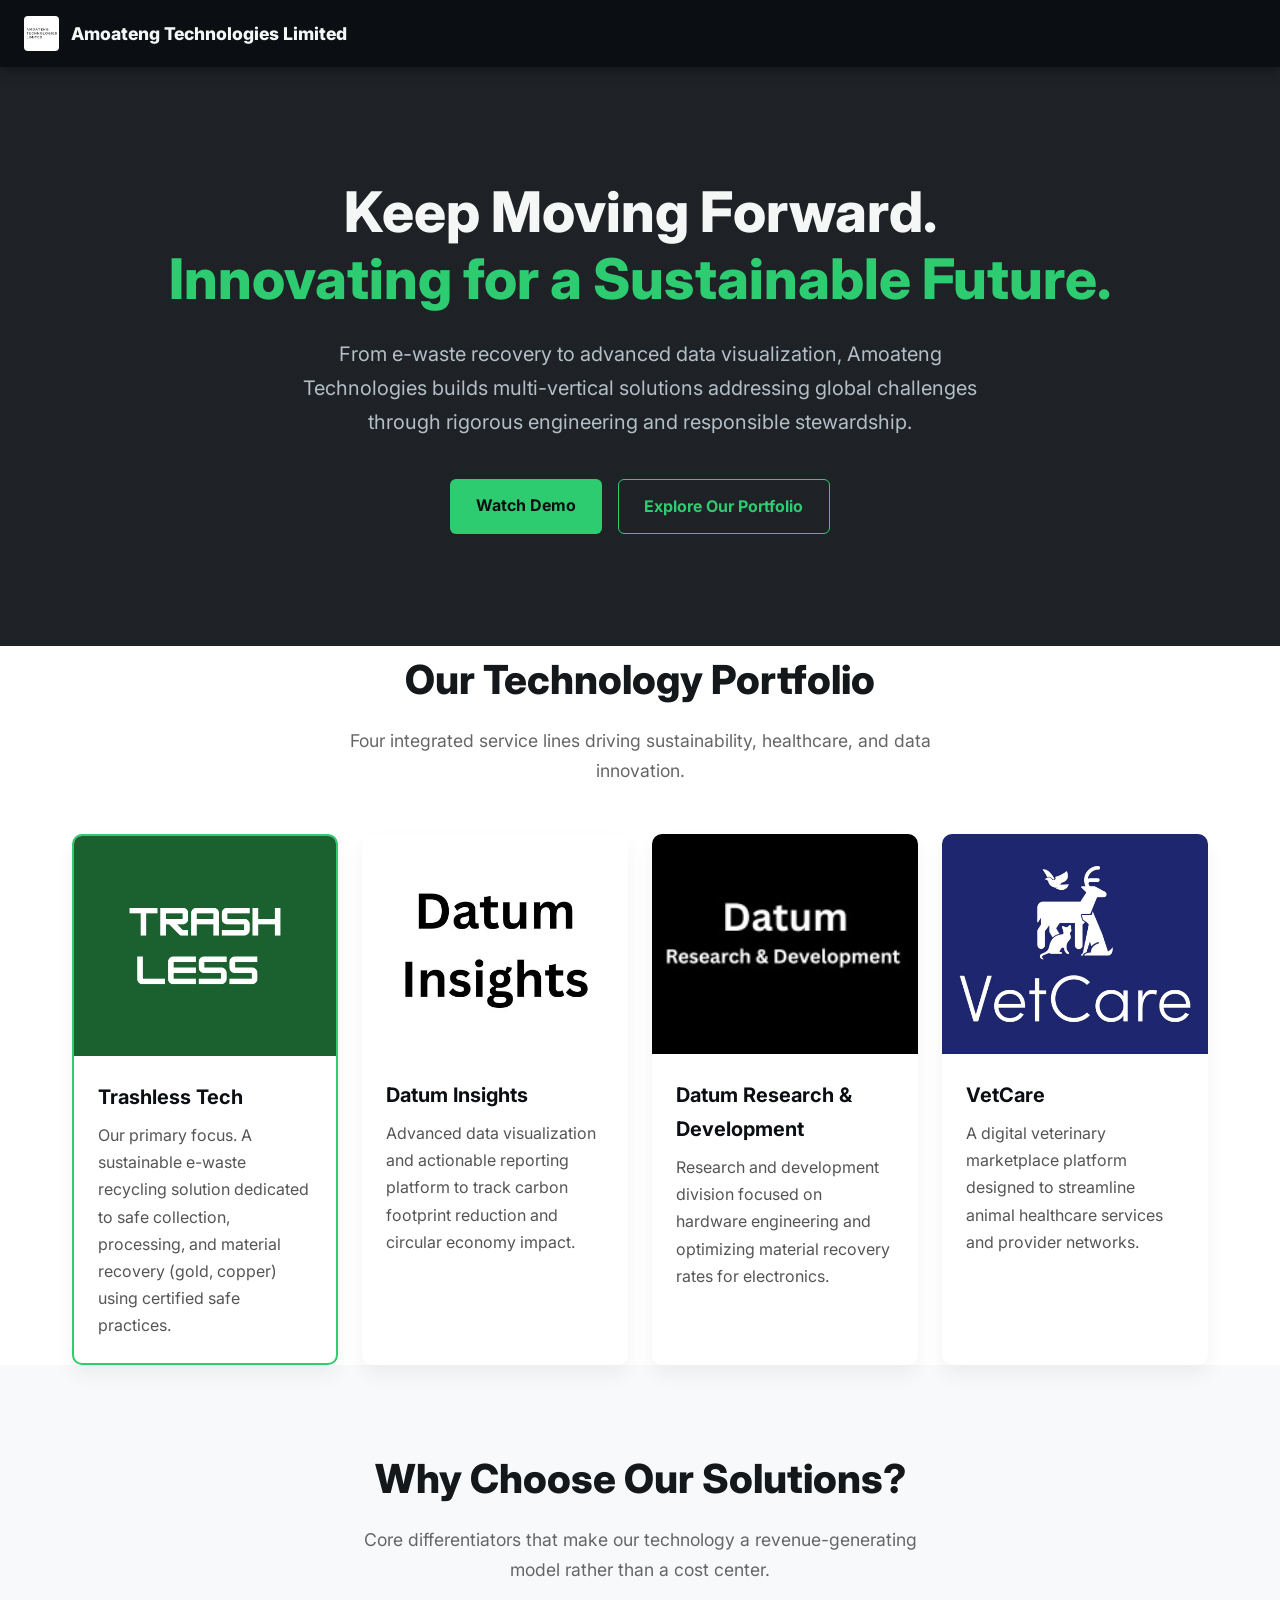
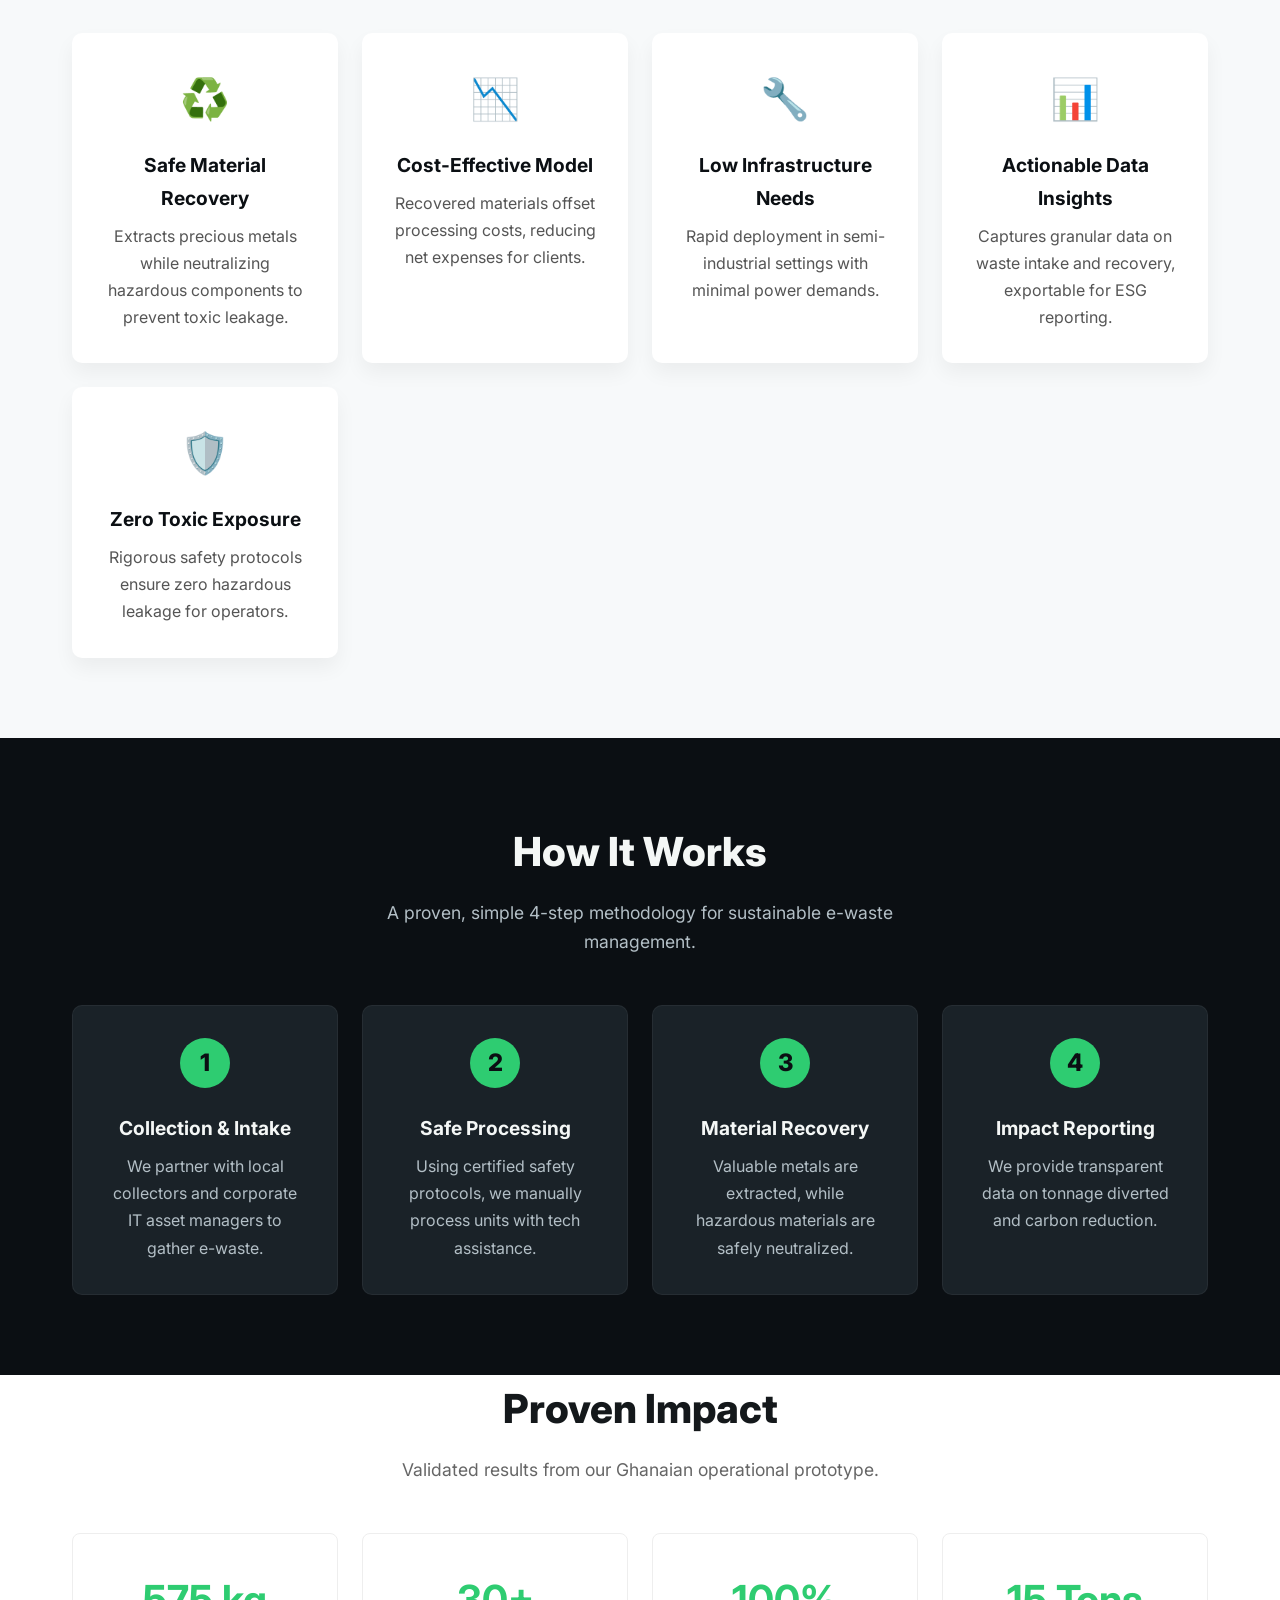
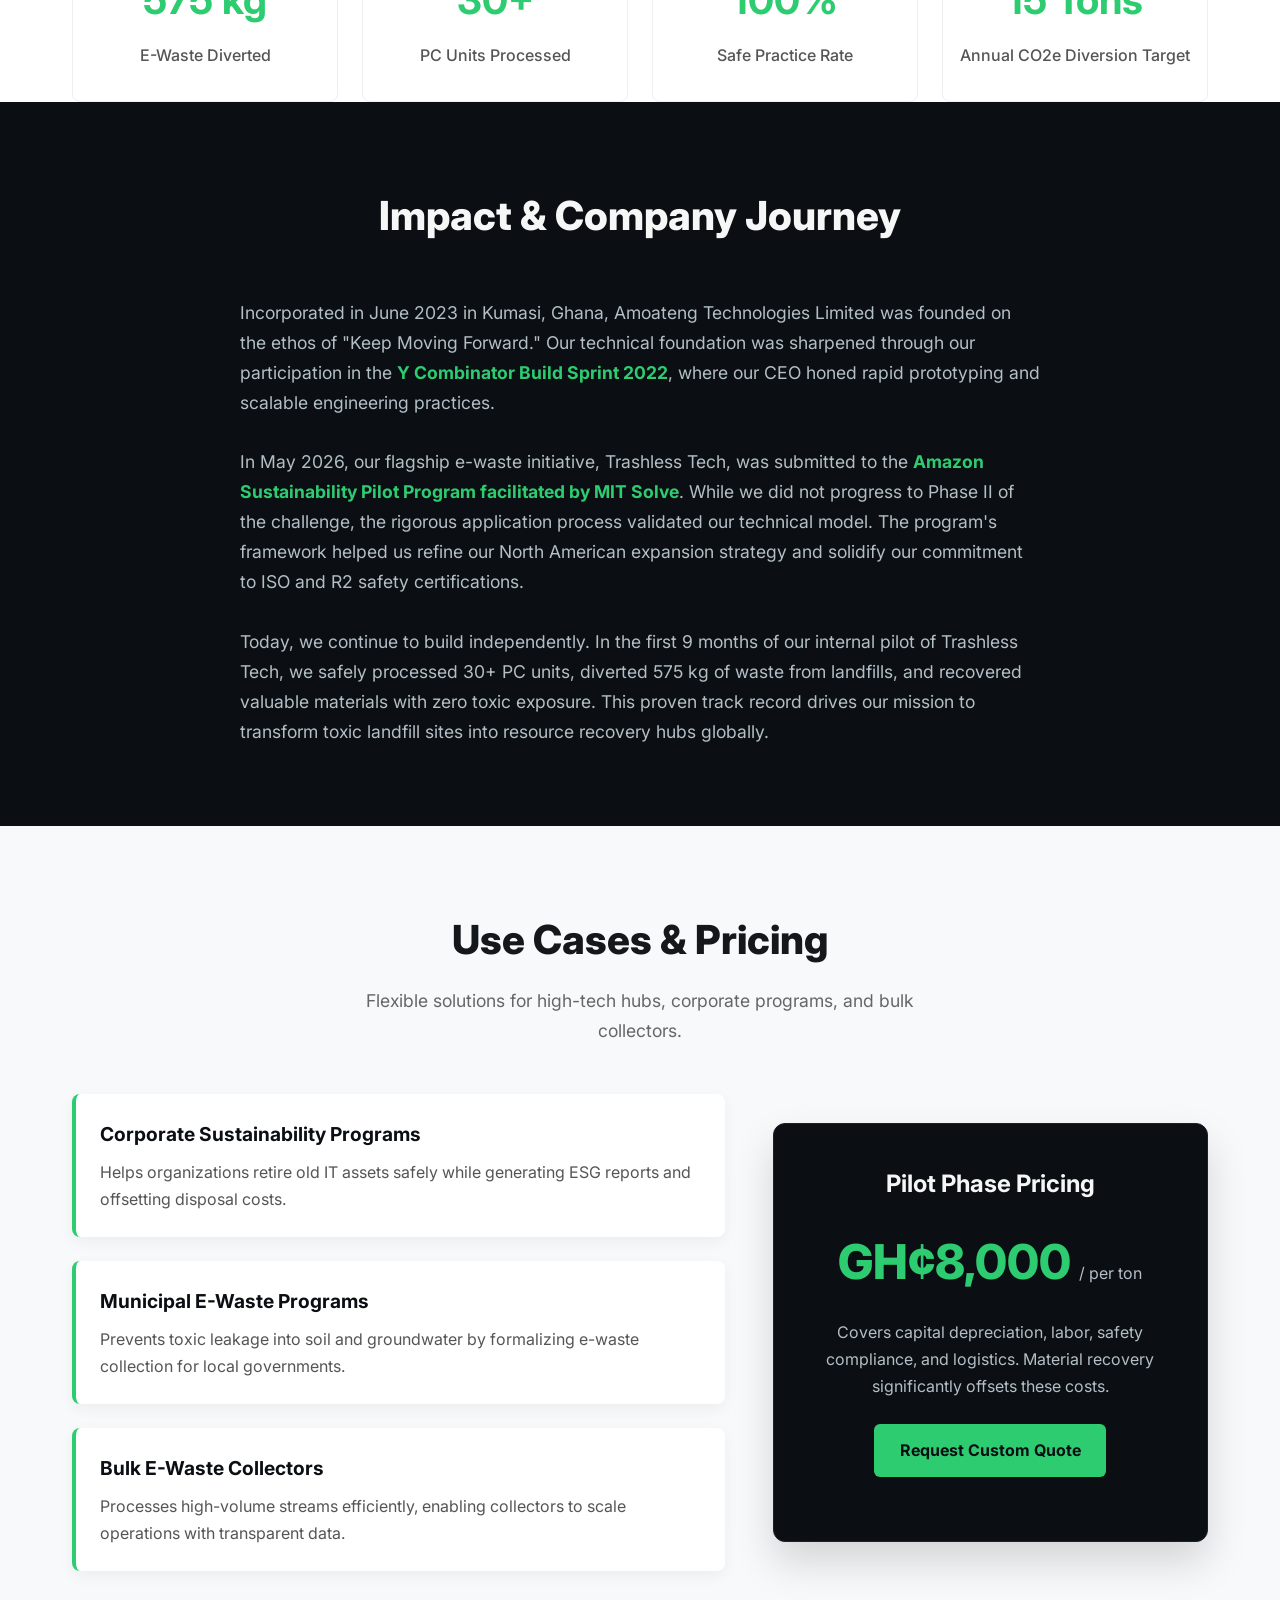
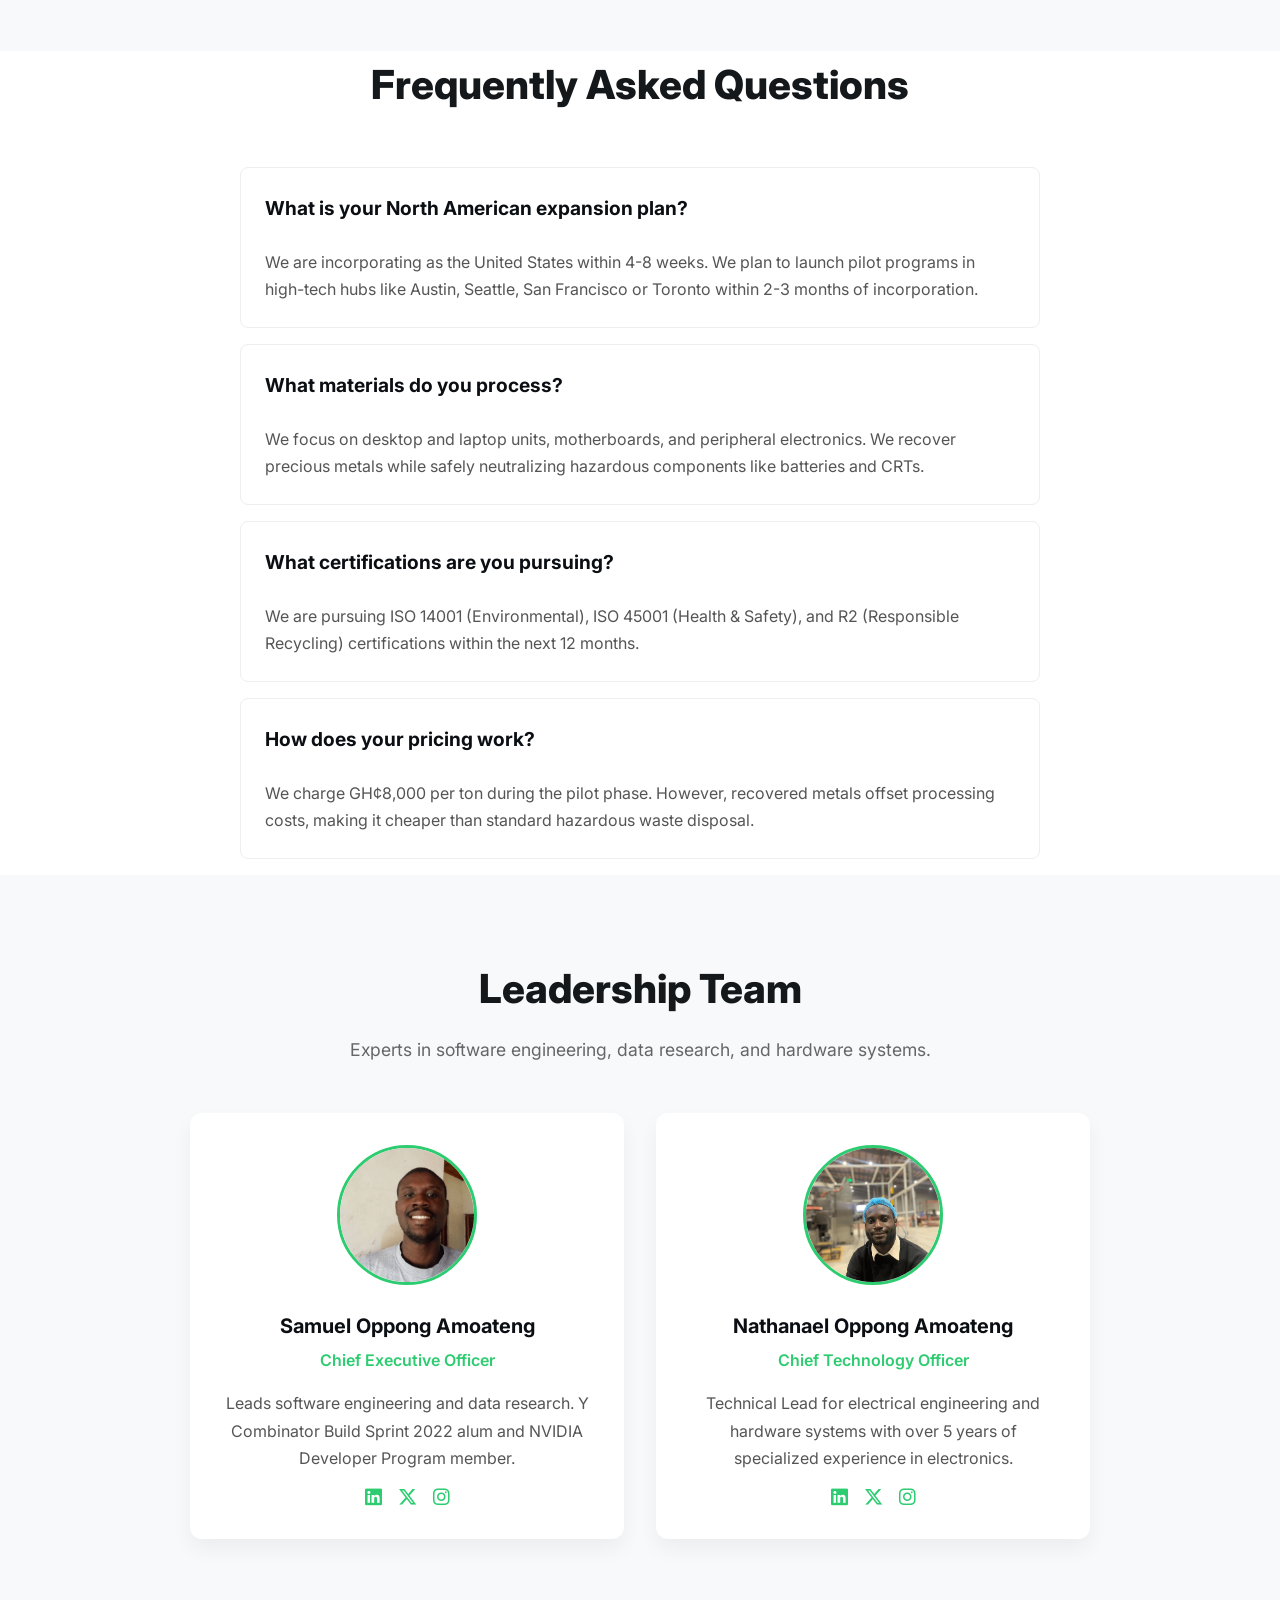
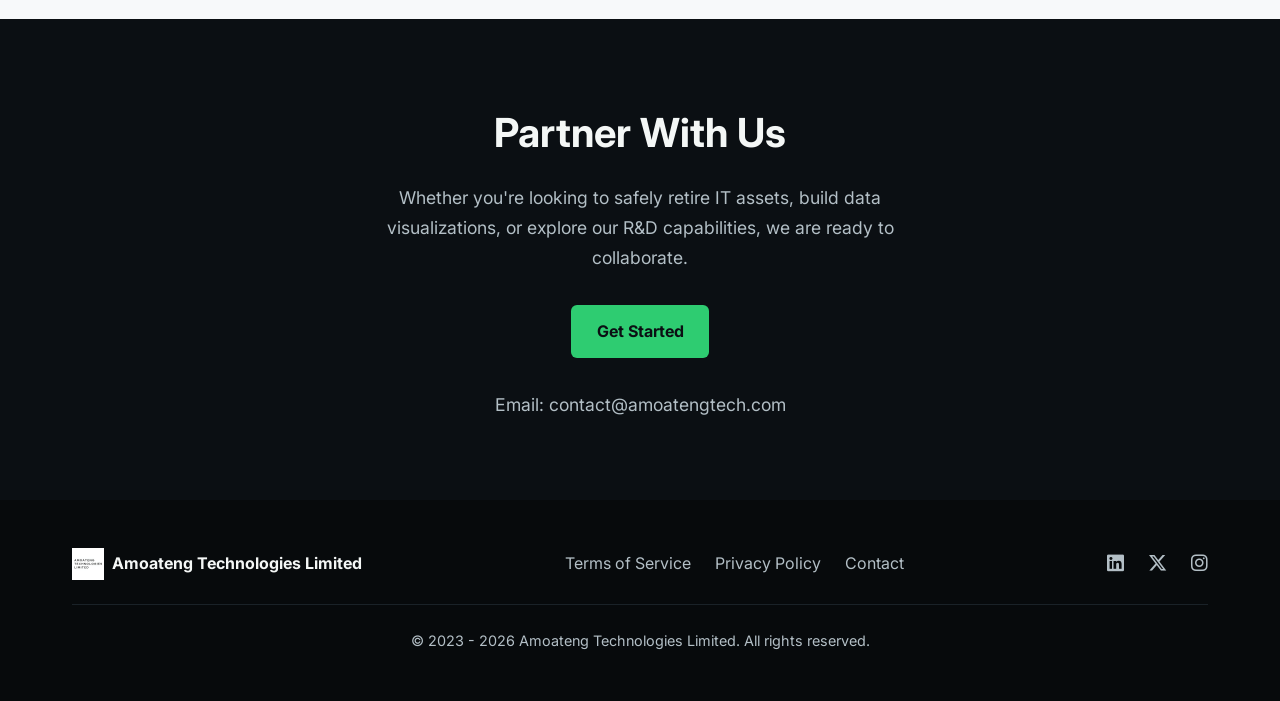
<file: index.html>
<!DOCTYPE html>
<html lang="en">
<head>
    <meta charset="UTF-8">
    <meta name="viewport" content="width=device-width, initial-scale=1.0">
    <title>Amoateng Technologies Limited | Keep Moving Forward</title>
    <link rel="stylesheet" href="css/style.css">
    <link rel="apple-touch-icon" sizes="180x180" href="apple-touch-icon.png">
    <link rel="icon" type="image/png" sizes="32x32" href="favicon-32x32.png">
    <link rel="icon" type="image/png" sizes="16x16" href="favicon-16x16.png">
    <link rel="manifest" href="site.webmanifest">
    <link rel="preconnect" href="https://fonts.googleapis.com">
    <link href="https://fonts.googleapis.com/css2?family=Inter:wght@400;500;600;700;800&display=swap" rel="stylesheet">
    <!-- Font Awesome CDN -->
    <link rel="stylesheet" href="https://cdnjs.cloudflare.com/ajax/libs/font-awesome/6.5.1/css/all.min.css">
    <script defer src="https://cloud.umami.is/script.js" data-website-id="ef106f9e-76e2-4b56-81e4-03a5aecfb6e2"></script>
</head>


    <!-- Navigation -->
    <header>
        <!-- Added white-space: nowrap to prevent text from breaking into 2 lines -->
        <a href="index.html" class="nav-brand" style="white-space: nowrap;">
            <img src="assets/images/Amoateng-Technologies-Limited-logo.png" alt="Amoateng Tech Logo">
            <span>Amoateng Technologies Limited</span>
        </a>
    </header>

    <!-- Hero Section -->
    <section class="hero">
        <div class="container">
            <h1>Keep Moving Forward.<br><span class="highlight">Innovating for a Sustainable Future.</span></h1>
            <p>From e-waste recovery to advanced data visualization, Amoateng Technologies builds multi-vertical solutions addressing global challenges through rigorous engineering and responsible stewardship.</p>
            <div class="hero-ctas">
                <a href="https://youtu.be/zaSPxxbbs-M" target="_blank" class="btn btn-primary">Watch Demo</a>
                <a href="#products" class="btn btn-outline">Explore Our Portfolio</a>
            </div>
        </div>
    </section>

    <!-- Products Overview -->
    <section id="products" class="container">
        <div class="section-header">
            <h2>Our Technology Portfolio</h2>
            <p>Four integrated service lines driving sustainability, healthcare, and data innovation.</p>
        </div>
        <div class="grid-cards">
            <div class="card highlight">
                <img src="assets/images/Trashless-Tech-logo.png" alt="Trashless Tech Logo" class="card-img">
                <div class="card-body">
                    <h3>Trashless Tech</h3>
                    <p>Our primary focus. A sustainable e-waste recycling solution dedicated to safe collection, processing, and material recovery (gold, copper) using certified safe practices.</p>
                </div>
            </div>
            <div class="card">
                <img src="assets/images/Datum-Insights-logo.png" alt="Datum Insights Logo" class="card-img">
                <div class="card-body">
                    <h3>Datum Insights</h3>
                    <p>Advanced data visualization and actionable reporting platform to track carbon footprint reduction and circular economy impact.</p>
                </div>
            </div>
            <div class="card">
                <img src="assets/images/Datum-Research-and-Development-logo.png" alt="Datum R&D Logo" class="card-img">
                <div class="card-body">
                    <h3>Datum Research & Development</h3>
                    <p>Research and development division focused on hardware engineering and optimizing material recovery rates for electronics.</p>
                </div>
            </div>
            <div class="card">
                <img src="assets/images/VetCare-logo.png" alt="VetCare Logo" class="card-img">
                <div class="card-body">
                    <h3>VetCare</h3>
                    <p>A digital veterinary marketplace platform designed to streamline animal healthcare services and provider networks.</p>
                </div>
            </div>
        </div>
    </section>

    <!-- Key Features & Benefits -->
    <section id="features" class="bg-gray">
        <div class="container">
            <div class="section-header">
                <h2>Why Choose Our Solutions?</h2>
                <p>Core differentiators that make our technology a revenue-generating model rather than a cost center.</p>
            </div>
            <div class="features-list">
                <div class="feature-item">
                    <span class="feature-icon">♻️</span>
                    <h4>Safe Material Recovery</h4>
                    <p>Extracts precious metals while neutralizing hazardous components to prevent toxic leakage.</p>
                </div>
                <div class="feature-item">
                    <span class="feature-icon">📉</span>
                    <h4>Cost-Effective Model</h4>
                    <p>Recovered materials offset processing costs, reducing net expenses for clients.</p>
                </div>
                <div class="feature-item">
                    <span class="feature-icon">🔧</span>
                    <h4>Low Infrastructure Needs</h4>
                    <p>Rapid deployment in semi-industrial settings with minimal power demands.</p>
                </div>
                <div class="feature-item">
                    <span class="feature-icon">📊</span>
                    <h4>Actionable Data Insights</h4>
                    <p>Captures granular data on waste intake and recovery, exportable for ESG reporting.</p>
                </div>
                <div class="feature-item">
                    <span class="feature-icon">🛡️</span>
                    <h4>Zero Toxic Exposure</h4>
                    <p>Rigorous safety protocols ensure zero hazardous leakage for operators.</p>
                </div>
            </div>
        </div>
    </section>

    <!-- How It Works -->
    <section id="how-it-works" class="bg-dark">
        <div class="container">
            <div class="section-header">
                <h2>How It Works</h2>
                <p>A proven, simple 4-step methodology for sustainable e-waste management.</p>
            </div>
            <div class="steps">
                <div class="step">
                    <div class="step-number">1</div>
                    <h4>Collection & Intake</h4>
                    <p>We partner with local collectors and corporate IT asset managers to gather e-waste.</p>
                </div>
                <div class="step">
                    <div class="step-number">2</div>
                    <h4>Safe Processing</h4>
                    <p>Using certified safety protocols, we manually process units with tech assistance.</p>
                </div>
                <div class="step">
                    <div class="step-number">3</div>
                    <h4>Material Recovery</h4>
                    <p>Valuable metals are extracted, while hazardous materials are safely neutralized.</p>
                </div>
                <div class="step">
                    <div class="step-number">4</div>
                    <h4>Impact Reporting</h4>
                    <p>We provide transparent data on tonnage diverted and carbon reduction.</p>
                </div>
            </div>
        </div>
    </section>

    <!-- Key Stats -->
    <section id="stats" class="container">
        <div class="section-header">
            <h2>Proven Impact</h2>
            <p>Validated results from our Ghanaian operational prototype.</p>
        </div>
        <div class="stats-grid">
            <div class="stat-box">
                <h3>575 kg</h3>
                <p>E-Waste Diverted</p>
            </div>
            <div class="stat-box">
                <h3>30+</h3>
                <p>PC Units Processed</p>
            </div>
            <div class="stat-box">
                <h3>100%</h3>
                <p>Safe Practice Rate</p>
            </div>
            <div class="stat-box">
                <h3>15 Tons</h3>
                <p>Annual CO2e Diversion Target</p>
            </div>
        </div>
    </section>

    <!-- Impact & Company Journey (Data Storytelling) -->
    <section id="journey" class="bg-dark">
        <div class="container">
            <div class="section-header">
                <h2>Impact & Company Journey</h2>
            </div>
            <div class="journey-content">
                <p>Incorporated in June 2023 in Kumasi, Ghana, Amoateng Technologies Limited was founded on the ethos of "Keep Moving Forward." Our technical foundation was sharpened through our participation in the <strong>Y Combinator Build Sprint 2022</strong>, where our CEO honed rapid prototyping and scalable engineering practices.</p>
                <br>
                <p>In May 2026, our flagship e-waste initiative, Trashless Tech, was submitted to the <strong>Amazon Sustainability Pilot Program facilitated by MIT Solve</strong>. While we did not progress to Phase II of the challenge, the rigorous application process validated our technical model. The program's framework helped us refine our North American expansion strategy and solidify our commitment to ISO and R2 safety certifications.</p>
                <br>
                <p>Today, we continue to build independently. In the first 9 months of our internal pilot of Trashless Tech, we safely processed 30+ PC units, diverted 575 kg of waste from landfills, and recovered valuable materials with zero toxic exposure. This proven track record drives our mission to transform toxic landfill sites into resource recovery hubs globally.</p>
            </div>
        </div>
    </section>

    <!-- Use Cases & Pricing -->
    <section id="pricing" class="bg-gray">
        <div class="container">
            <div class="section-header">
                <h2>Use Cases & Pricing</h2>
                <p>Flexible solutions for high-tech hubs, corporate programs, and bulk collectors.</p>
            </div>
            <div class="split-layout">
                <div class="use-cases">
                    <div class="use-case">
                        <h4>Corporate Sustainability Programs</h4>
                        <p>Helps organizations retire old IT assets safely while generating ESG reports and offsetting disposal costs.</p>
                    </div>
                    <div class="use-case">
                        <h4>Municipal E-Waste Programs</h4>
                        <p>Prevents toxic leakage into soil and groundwater by formalizing e-waste collection for local governments.</p>
                    </div>
                    <div class="use-case">
                        <h4>Bulk E-Waste Collectors</h4>
                        <p>Processes high-volume streams efficiently, enabling collectors to scale operations with transparent data.</p>
                    </div>
                </div>
                <div class="pricing-card">
                    <h3>Pilot Phase Pricing</h3>
                    <div class="price">GH¢8,000 <span>/ per ton</span></div>
                    <p>Covers capital depreciation, labor, safety compliance, and logistics. Material recovery significantly offsets these costs.</p>
                    <p><a href="#contact" class="btn btn-primary">Request Custom Quote</a></p>
                </div>
            </div>
        </div>
    </section>

    <!-- FAQ Section -->
    <section id="faq" class="container">
        <div class="section-header">
            <h2>Frequently Asked Questions</h2>
        </div>
        <div class="faq-container">
            <div class="faq-item">
                <h4>What is your North American expansion plan?</h4>
                <p>We are incorporating as the United States within 4-8 weeks. We plan to launch pilot programs in high-tech hubs like Austin, Seattle, San Francisco or Toronto within 2-3 months of incorporation.</p>
            </div>
            <div class="faq-item">
                <h4>What materials do you process?</h4>
                <p>We focus on desktop and laptop units, motherboards, and peripheral electronics. We recover precious metals while safely neutralizing hazardous components like batteries and CRTs.</p>
            </div>
            <div class="faq-item">
                <h4>What certifications are you pursuing?</h4>
                <p>We are pursuing ISO 14001 (Environmental), ISO 45001 (Health & Safety), and R2 (Responsible Recycling) certifications within the next 12 months.</p>
            </div>
            <div class="faq-item">
                <h4>How does your pricing work?</h4>
                <p>We charge GH¢8,000 per ton during the pilot phase. However, recovered metals offset processing costs, making it cheaper than standard hazardous waste disposal.</p>
            </div>
        </div>
    </section>

    <!-- Team Highlights -->
    <section id="team" class="bg-gray">
        <div class="container">
            <div class="section-header">
                <h2>Leadership Team</h2>
                <p>Experts in software engineering, data research, and hardware systems.</p>
            </div>
            <div class="team-grid">
                <div class="team-member">
                    <img src="assets/images/soamoateng-image.png" alt="Picture of Samuel O. Amoateng">
                    <h4>Samuel Oppong Amoateng</h4>
                    <span class="role">Chief Executive Officer</span>
                    <p>Leads software engineering and data research. Y Combinator Build Sprint 2022 alum and NVIDIA Developer Program member.</p>
                    <!-- Social Icons -->
                    <div class="social-icons" style="margin-top: 1rem; display: flex; gap: 1rem; justify-content: center;">
                        <a href="https://www.linkedin.com/in/soamoateng" style="color: var(--primary); font-size: 1.2rem;"><i class="fa-brands fa-linkedin"></i></a>
                        <a href="https://x.com/skdoamoateng" style="color: var(--primary); font-size: 1.2rem;"><i class="fa-brands fa-x-twitter"></i></a>
                        <a href="https://www.instagram.com/soamoateng" style="color: var(--primary); font-size: 1.2rem;"><i class="fa-brands fa-instagram"></i></a>
                    </div>
                </div>
                <div class="team-member">
           <img src="assets/images/noamoateng-image.png" alt="Picture of Nathanael O. Amoateng">
                    <h4>Nathanael Oppong Amoateng</h4>
                    <span class="role">Chief Technology Officer</span>
                    <p>Technical Lead for electrical engineering and hardware systems with over 5 years of specialized experience in electronics.</p>
                    <!-- Social Icons -->
                    <div class="social-icons" style="margin-top: 1rem; display: flex; gap: 1rem; justify-content: center;">
                        <a href="https://www.linkedin.com/in/nathanael-oppong-amoateng-93667028s5k" style="color: var(--primary); font-size: 1.2rem;"><i class="fa-brands fa-linkedin"></i></a>
                        <a href="https://x.com/noamoateng" style="color: var(--primary); font-size: 1.2rem;"><i class="fa-brands fa-x-twitter"></i></a>
                        <a href="https://www.instagram.com/noamoateng" style="color: var(--primary); font-size: 1.2rem;"><i class="fa-brands fa-instagram"></i></a>
                    </div>
                </div>
            </div>
        </div>
    </section>

    <!-- Contact -->
    <section id="contact" class="bg-dark">
        <div class="container contact-area">
            <h2>Partner With Us</h2>
            <p>Whether you're looking to safely retire IT assets, build data visualizations, or explore our R&D capabilities, we are ready to collaborate.</p>
            <a href="mailto:contact@amoatengtech.com" class="btn btn-primary">Get Started</a>
            <p class="contact-details">Email: contact@amoatengtech.com</p>
        </div>
    </section>

    <!-- Footer -->
    <footer>
        <div class="container footer-content">
            <div class="footer-brand">
                <img src="assets/images/Amoateng-Technologies-Limited-logo.png" alt="Amoateng Technologies Limited Logo">
                <span>Amoateng Technologies Limited</span>
            </div>
            <div class="footer-links">
                <a href="tos.html">Terms of Service</a>
                <a href="privacy.html">Privacy Policy</a>
                <a href="mailto:contact@amoatengtech.com">Contact</a>
            </div>
            <!-- Social Icons -->
            <div class="social-icons" style="display: flex; gap: 1.5rem; font-size: 1.2rem;">
                <a href="https://www.linkedin.com/company/amoatengtech" style="color: var(--text-gray);"><i class="fa-brands fa-linkedin"></i></a>
                <a href="https://x.com/amoatengtech" style="color: var(--text-gray);"><i class="fa-brands fa-x-twitter"></i></a>
                <a href="https://www.instagram.com/amoatengtech" style="color: var(--text-gray);"><i class="fa-brands fa-instagram"></i></a>
            </div>
            <p class="copyright">© 2023 - <span id="current-year"></span> Amoateng Technologies Limited. All rights reserved.</p>
        </div>
    </footer>

    <script src="js/script.js"></script>
    <script data-goatcounter="https://amoatengtech.goatcounter.com/count"
        async src="//gc.zgo.at/count.js"></script>
</body>
</html>
</file>
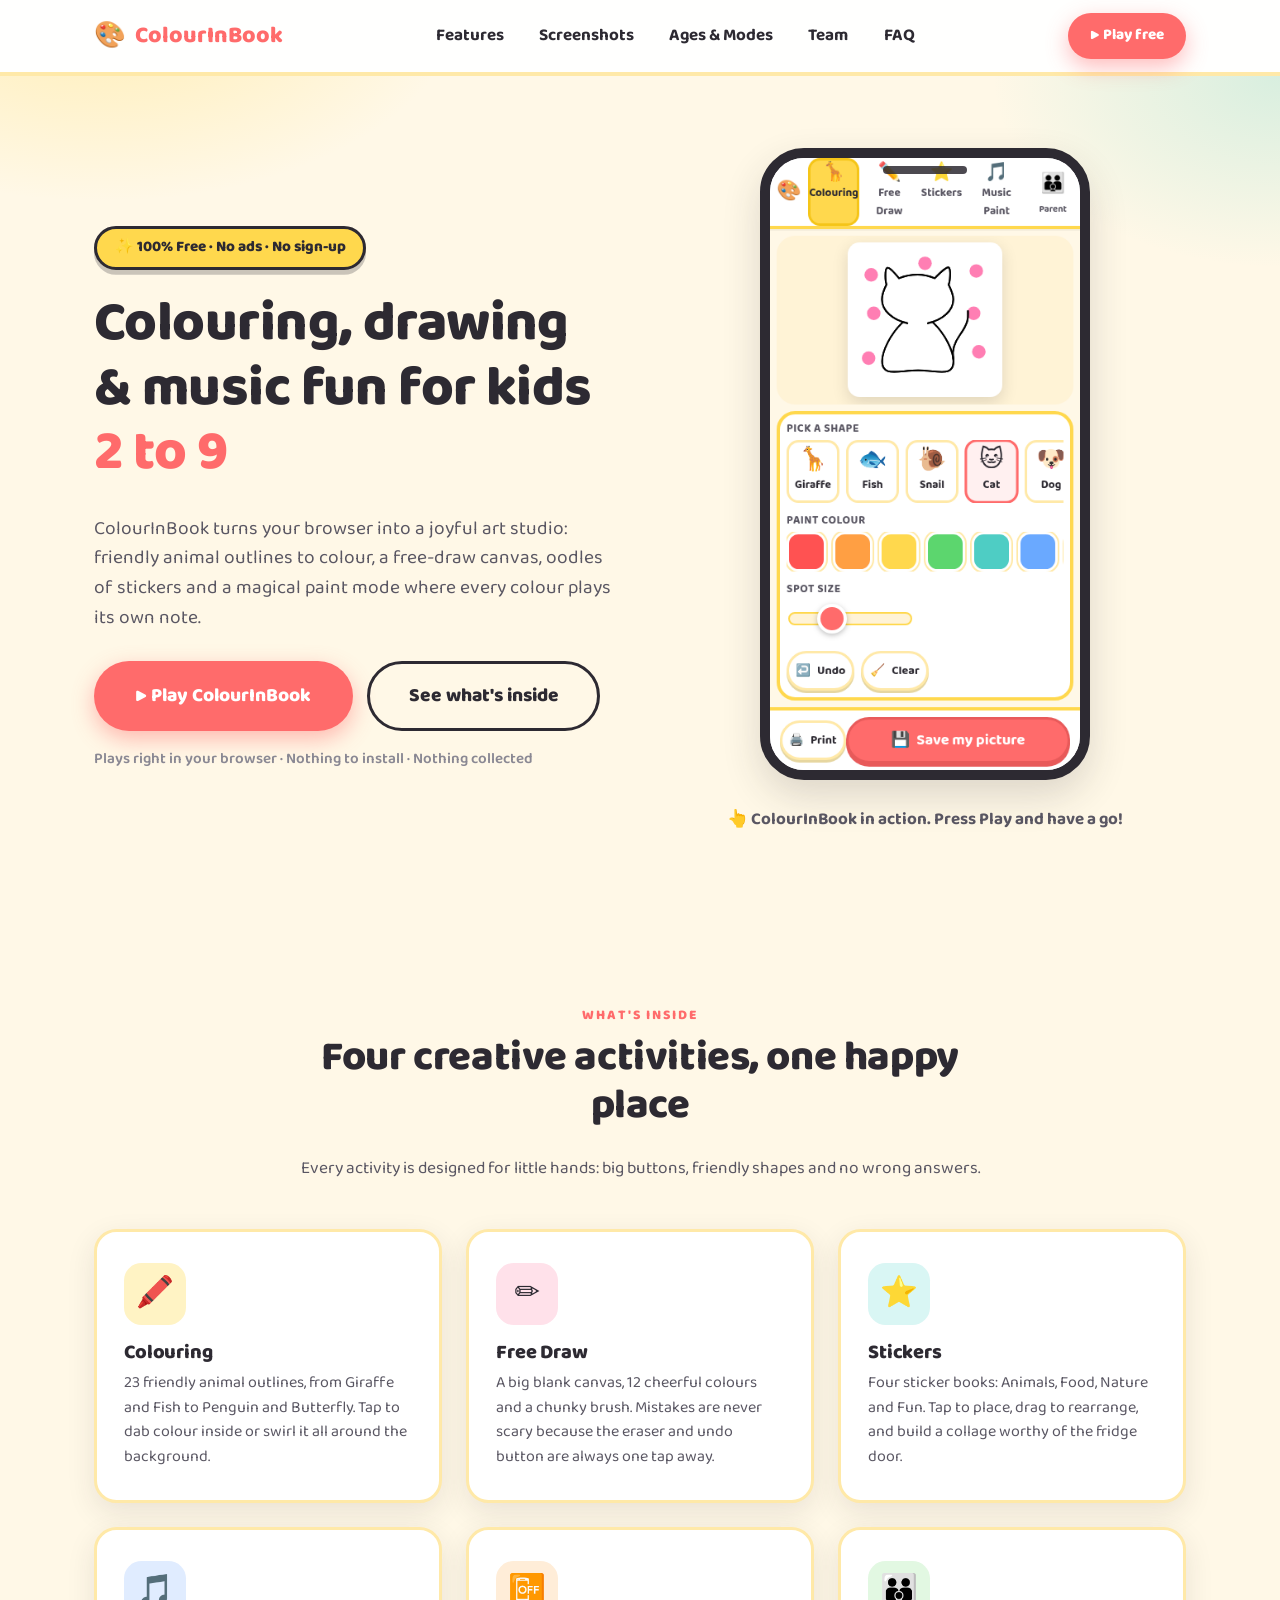
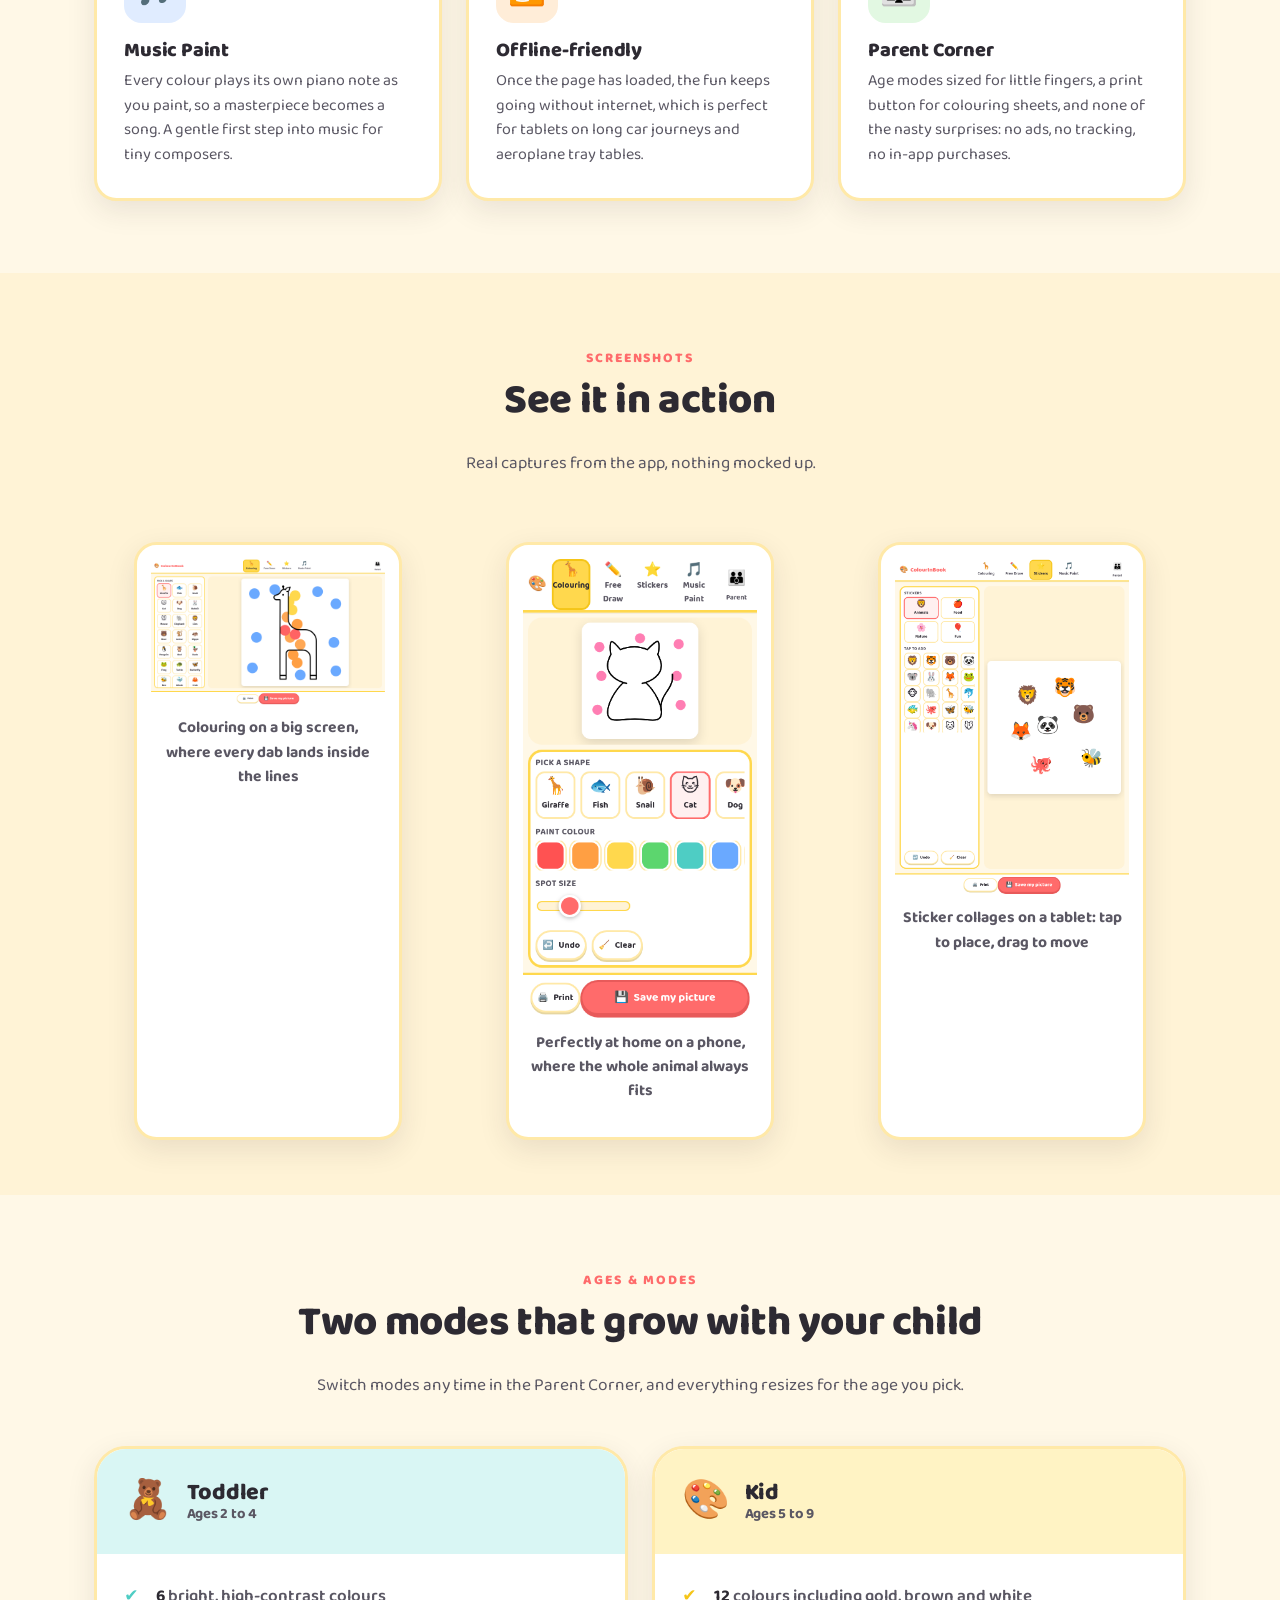
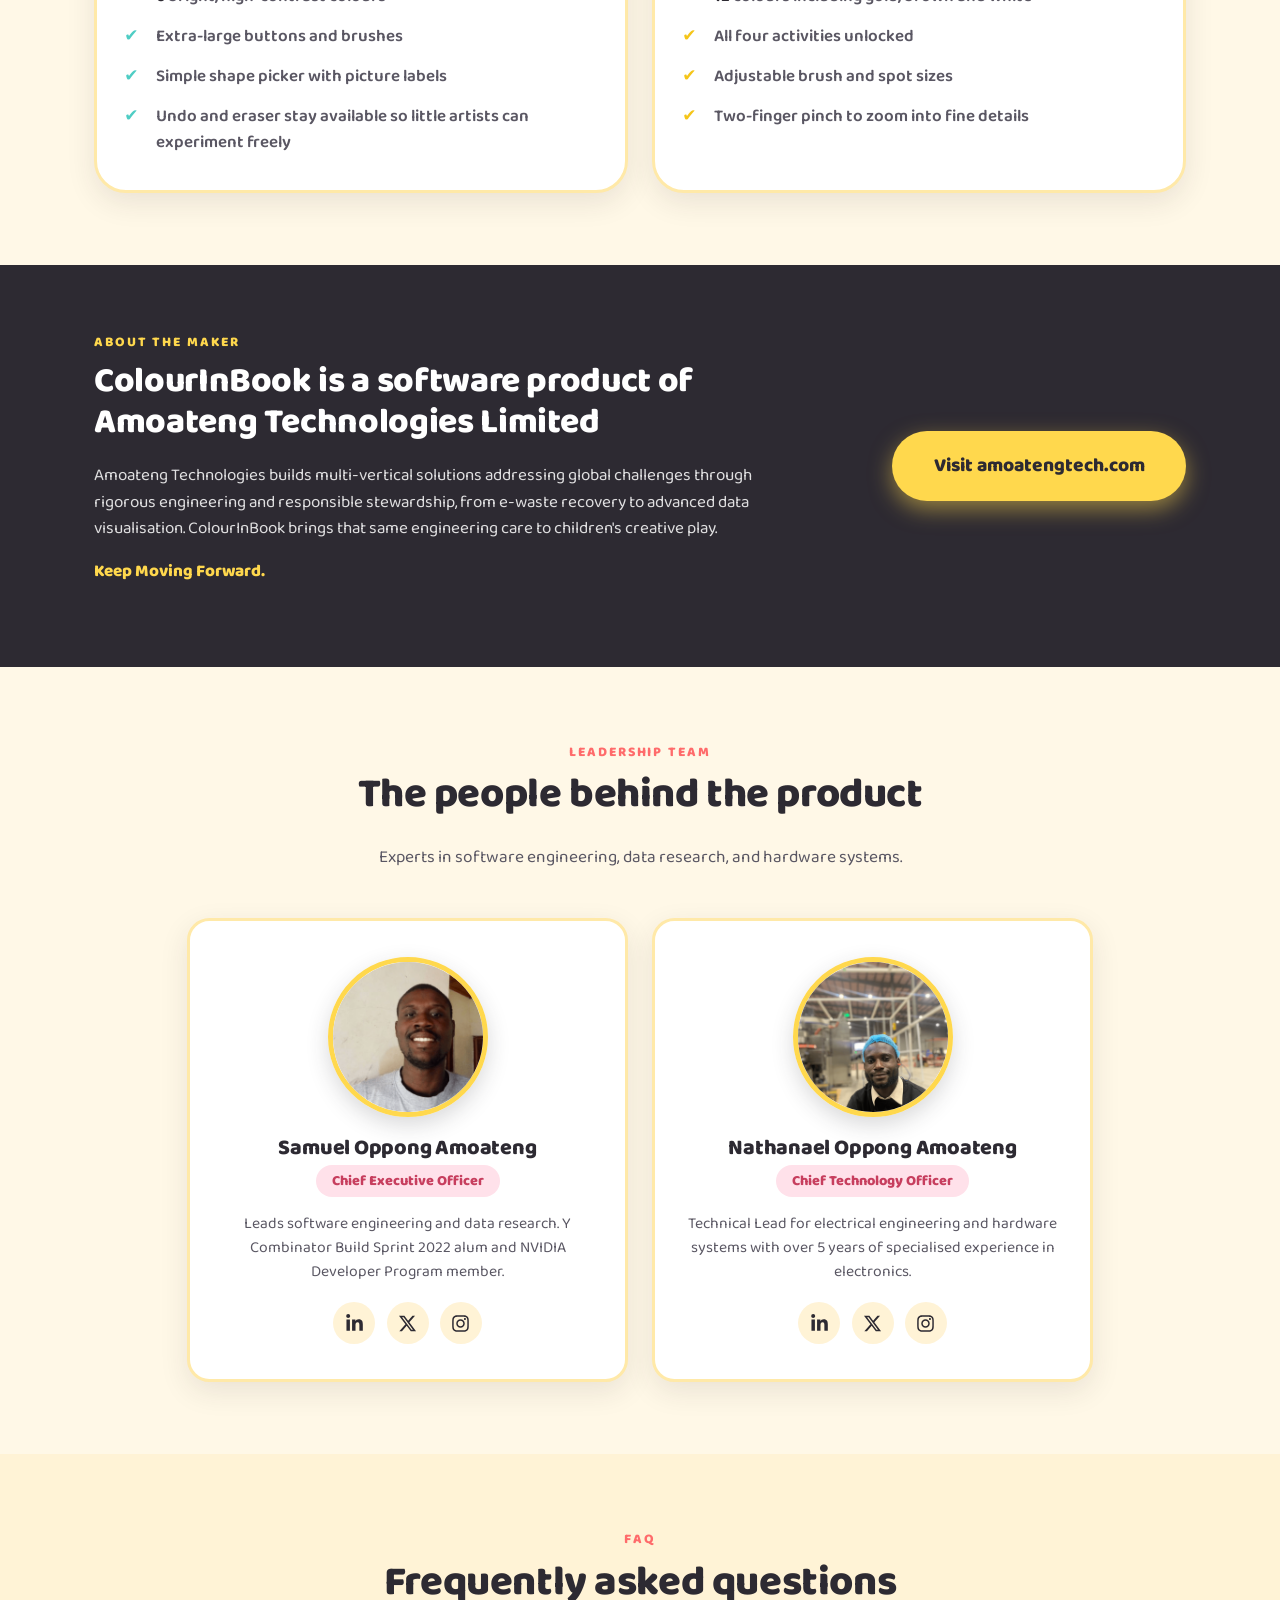
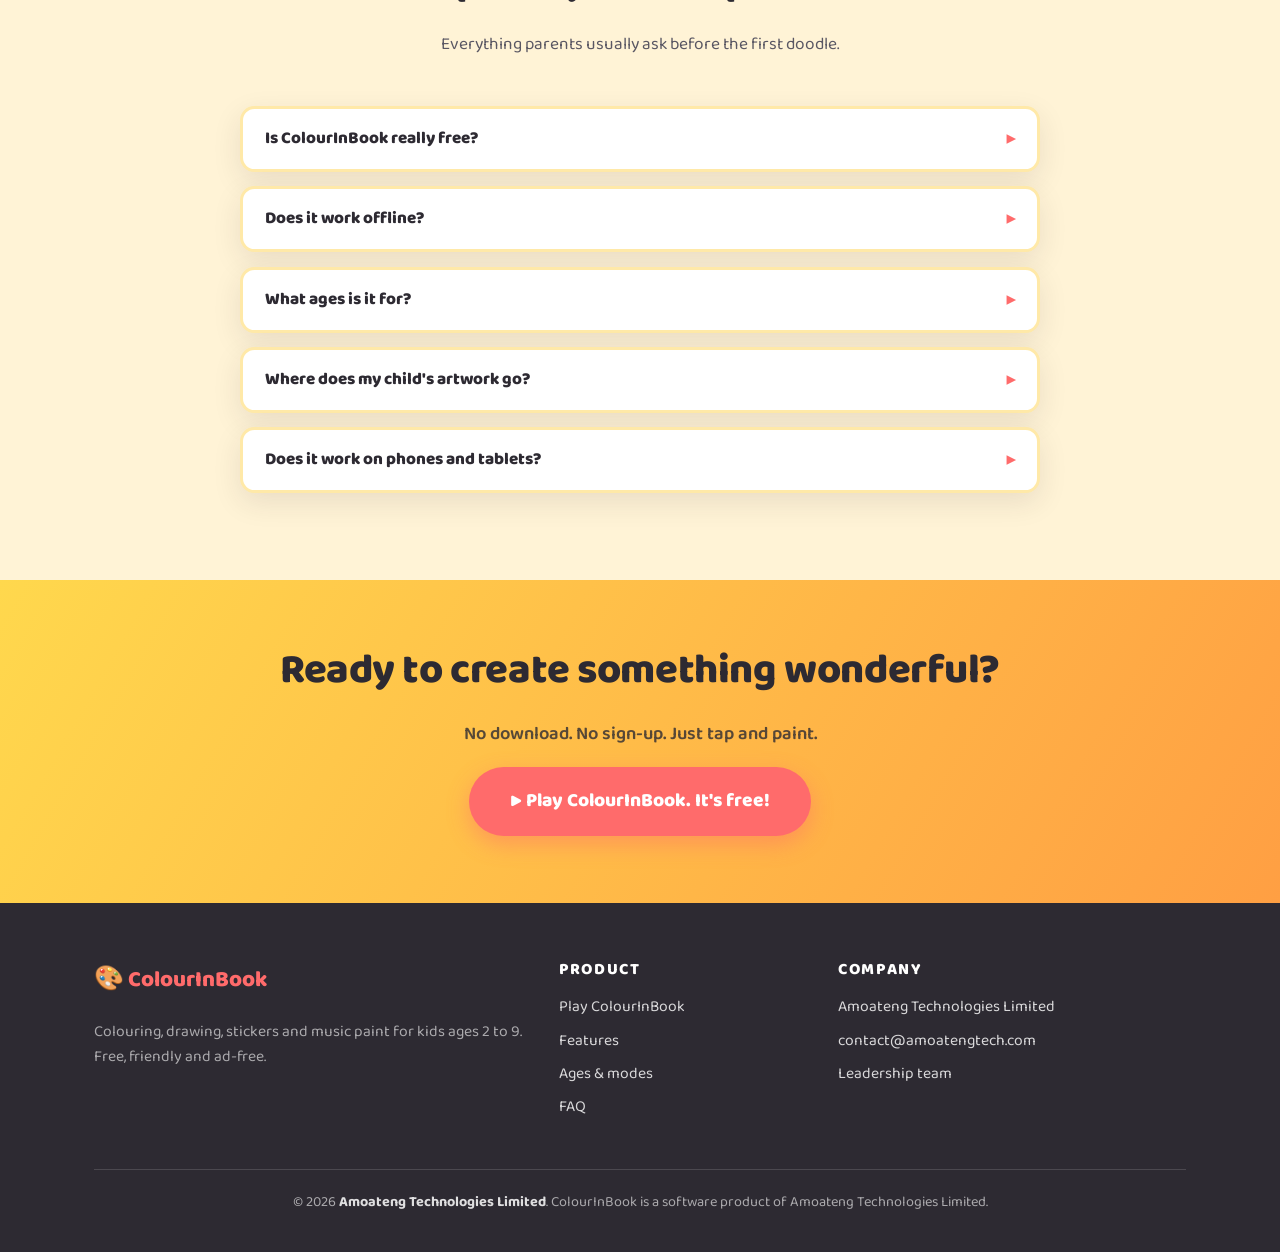
<file: colourinbook/index.html>
<!DOCTYPE html>
<html lang="en-GB"><head>
  <meta charset="UTF-8">
  <meta name="viewport" content="width=device-width, initial-scale=1.0">
  <title>ColourInBook: Free Colouring, Drawing &amp; Music Fun for Kids Ages 2 to 9</title>
  <meta name="description" content="ColourInBook is a free, ad-free creative app for children aged 2 to 9: colour 23 friendly animal outlines, draw freely, play with stickers and paint with music. No sign-up, no data collection, works offline. A software product of Amoateng Technologies Limited.">
  <link rel="canonical" href="https://www.amoatengtech.com/colourinbook/">
  <meta name="theme-color" content="#ffd84d">

  <!-- Open Graph / social preview -->
  <meta property="og:type" content="website">
  <meta property="og:title" content="ColourInBook: Free Colouring, Drawing &amp; Music Fun for Kids">
  <meta property="og:description" content="Four creative activities for ages 2 to 9. 100% free, no ads, no sign-up. Playable right in your browser.">
  <meta property="og:url" content="https://www.amoatengtech.com/colourinbook/">
  <meta property="og:image" content="images/showcase-colouring-desktop.png">

  <link rel="icon" href="data:image/svg+xml,%3Csvg xmlns='http://www.w3.org/2000/svg' viewBox='0 0 64 64'%3E%3Ccircle cx='32' cy='32' r='30' fill='%23ffd84d' stroke='%232d2a32' stroke-width='4'/%3E%3Ccircle cx='22' cy='24' r='5' fill='%23ff6b6b'/%3E%3Ccircle cx='38' cy='20' r='5' fill='%234ecdc4'/%3E%3Ccircle cx='44' cy='36' r='5' fill='%236aa9ff'/%3E%3Ccircle cx='28' cy='42' r='5' fill='%23ff9f43'/%3E%3C/svg%3E">

  <!-- Same typefaces as the app (base.css), with system fallbacks -->
  <link rel="preconnect" href="https://fonts.googleapis.com">
  <link rel="preconnect" href="https://fonts.gstatic.com" crossorigin="">
  <link rel="stylesheet" href="https://fonts.googleapis.com/css2?family=Baloo+2:wght@400;500;600;700;800&amp;family=Fredoka:wght@400;500;600;700&amp;display=swap">

  <!-- Layout grid: vendored Bootstrap 5.3.3 grid (MIT). Everything else is
       hand-rolled in the app's own visual language. -->
  <link rel="stylesheet" href="css/bootstrap-grid.min.css">
  <link rel="stylesheet" href="css/landing.css">
</head>

<body>

  <a class="skip-link" href="#main">Skip to content</a>

  <!-- ================= HEADER / NAV ================= -->
  <header class="site-header" id="top">
    <nav class="navbar container" aria-label="Main navigation">
      <a class="brand" href="#top">
        <span class="brand-icon" aria-hidden="true">🎨</span> ColourInBook
      </a>

      <ul class="main-links" id="main-links">
        <li><a href="#features">Features</a></li>
        <li><a href="#screenshots">Screenshots</a></li>
        <li><a href="#ages">Ages &amp; Modes</a></li>
        <li><a href="#team">Team</a></li>
        <li><a href="#faq">FAQ</a></li>
        <li class="nav-cta d-lg-none"><a class="btn btn-coral btn-sm" href="app/">▶ Play free</a></li>
      </ul>

      <div class="nav-cta d-none d-lg-flex">
        <a class="btn btn-coral btn-sm" href="app/">▶ Play free</a>
      </div>

      <button type="button" class="nav-toggle" aria-expanded="false" aria-controls="main-links" data-nav-toggle="">
        <span aria-hidden="true">☰</span>
        <span class="visually-hidden">Menu</span>
      </button>
    </nav>
  </header>

  <main id="main">

    <!-- ================= HERO ================= -->
    <section class="hero" id="home">
      <div class="container">
        <div class="row align-items-center g-5">
          <div class="col-lg-6">
            <p class="hero-badge">✨ 100% Free · No ads · No sign-up</p>
            <h1>Colouring, drawing &amp; music fun for kids <span class="squiggle">2 to 9</span></h1>
            <p class="lead">ColourInBook turns your browser into a joyful art studio: friendly animal outlines to colour, a free-draw canvas, oodles of stickers and a magical paint mode where every colour plays its own note.</p>
            <div class="hero-ctas">
              <a class="btn btn-coral btn-lg" href="app/">▶ Play ColourInBook</a>
              <a class="btn btn-ghost btn-lg" href="#features">See what's inside</a>
            </div>
            <p class="hero-trust">Plays right in your browser · Nothing to install · Nothing collected</p>
          </div>

          <div class="col-lg-6">
            <div class="hero-demo">
              <div class="phone-frame">
                <img src="images/showcase-colouring-mobile.png" alt="Screenshot of ColourInBook on a phone: a cat outline partly painted with bright colour dabs" width="375" height="740">
              </div>
              <p class="demo-hint"><span class="wave" aria-hidden="true">👆</span> ColourInBook in action. Press Play and have a go!</p>
            </div>
          </div>
        </div>
      </div>
    </section>

    <!-- ================= FEATURES ================= -->
    <section class="section" id="features">
      <div class="container">
        <div class="section-head">
          <span class="eyebrow">What's inside</span>
          <h2>Four creative activities, one happy place</h2>
          <p>Every activity is designed for little hands: big buttons, friendly shapes and no wrong answers.</p>
        </div>

        <div class="row g-4">
          <div class="col-md-6 col-lg-4">
            <div class="feature-card">
              <span class="feature-emoji tint-yellow" aria-hidden="true">🖍️</span>
              <h3>Colouring</h3>
              <p>23 friendly animal outlines, from Giraffe and Fish to Penguin and Butterfly. Tap to dab colour inside or swirl it all around the background.</p>
            </div>
          </div>

          <div class="col-md-6 col-lg-4">
            <div class="feature-card">
              <span class="feature-emoji tint-pink" aria-hidden="true">✏️</span>
              <h3>Free Draw</h3>
              <p>A big blank canvas, 12 cheerful colours and a chunky brush. Mistakes are never scary because the eraser and undo button are always one tap away.</p>
            </div>
          </div>

          <div class="col-md-6 col-lg-4">
            <div class="feature-card">
              <span class="feature-emoji tint-teal" aria-hidden="true">⭐</span>
              <h3>Stickers</h3>
              <p>Four sticker books: Animals, Food, Nature and Fun. Tap to place, drag to rearrange, and build a collage worthy of the fridge door.</p>
            </div>
          </div>

          <div class="col-md-6 col-lg-4">
            <div class="feature-card">
              <span class="feature-emoji tint-sky" aria-hidden="true">🎵</span>
              <h3>Music Paint</h3>
              <p>Every colour plays its own piano note as you paint, so a masterpiece becomes a song. A gentle first step into music for tiny composers.</p>
            </div>
          </div>

          <div class="col-md-6 col-lg-4">
            <div class="feature-card">
              <span class="feature-emoji tint-orange" aria-hidden="true">📴</span>
              <h3>Offline-friendly</h3>
              <p>Once the page has loaded, the fun keeps going without internet, which is perfect for tablets on long car journeys and aeroplane tray tables.</p>
            </div>
          </div>

          <div class="col-md-6 col-lg-4">
            <div class="feature-card">
              <span class="feature-emoji tint-mint" aria-hidden="true">👪</span>
              <h3>Parent Corner</h3>
              <p>Age modes sized for little fingers, a print button for colouring sheets, and none of the nasty surprises: no ads, no tracking, no in-app purchases.</p>
            </div>
          </div>
        </div>
      </div>
    </section>

    <!-- ================= SCREENSHOTS ================= -->
    <section class="section section-soft" id="screenshots">
      <div class="container">
        <div class="section-head">
          <span class="eyebrow">Screenshots</span>
          <h2>See it in action</h2>
          <p>Real captures from the app, nothing mocked up.</p>
        </div>

        <div class="row g-4">
          <div class="col-md-6 col-lg-4">
            <figure class="shot-card mb-0">
              <img src="images/showcase-colouring-desktop.png" alt="ColourInBook colouring activity on a desktop screen: a giraffe outline being dabbed with orange, red, yellow and blue paint spots" loading="lazy">
              <figcaption>Colouring on a big screen, where every dab lands inside the lines</figcaption>
            </figure>
          </div>

          <div class="col-md-6 col-lg-4">
            <figure class="shot-card mb-0">
              <img src="images/showcase-colouring-mobile.png" alt="ColourInBook on a phone: a cat outline with pink paint spots, with the shape picker and colour palette below" loading="lazy">
              <figcaption>Perfectly at home on a phone, where the whole animal always fits</figcaption>
            </figure>
          </div>

          <div class="col-md-6 col-lg-4">
            <figure class="shot-card mb-0">
              <img src="images/showcase-stickers-tablet.png" alt="ColourInBook stickers activity on a tablet: lion, tiger, bear, panda, fox, octopus and bee stickers arranged on a canvas" loading="lazy">
              <figcaption>Sticker collages on a tablet: tap to place, drag to move</figcaption>
            </figure>
          </div>
        </div>
      </div>
    </section>

    <!-- ================= AGES & MODES ================= -->
    <section class="section" id="ages">
      <div class="container">
        <div class="section-head">
          <span class="eyebrow">Ages &amp; modes</span>
          <h2>Two modes that grow with your child</h2>
          <p>Switch modes any time in the Parent Corner, and everything resizes for the age you pick.</p>
        </div>

        <div class="row g-4">
          <div class="col-md-6">
            <div class="age-card toddler">
              <div class="age-card-head">
                <span class="age-emoji" aria-hidden="true">🧸</span>
                <h3>Toddler <span class="age-tag">Ages 2 to 4</span></h3>
              </div>
              <ul>
                <li><strong>6</strong> bright, high-contrast colours</li>
                <li>Extra-large buttons and brushes</li>
                <li>Simple shape picker with picture labels</li>
                <li>Undo and eraser stay available so little artists can experiment freely</li>
              </ul>
            </div>
          </div>

          <div class="col-md-6">
            <div class="age-card kid">
              <div class="age-card-head">
                <span class="age-emoji" aria-hidden="true">🎨</span>
                <h3>Kid <span class="age-tag">Ages 5 to 9</span></h3>
              </div>
              <ul>
                <li><strong>12</strong> colours including gold, brown and white</li>
                <li>All four activities unlocked</li>
                <li>Adjustable brush and spot sizes</li>
                <li>Two-finger pinch to zoom into fine details</li>
              </ul>
            </div>
          </div>
        </div>
      </div>
    </section>

    <!-- ============================================================
         PRICING: temporarily commented out.
         ColourInBook is currently 100% free, so there is nothing to
         price yet. This block (kept in AppVilla's canonical position,
         after the showcase sections and before the team) can be
         re-enabled by removing this comment marker pair.
         ============================================================
    <section class="section section-soft" id="pricing">
      <div class="container">
        <div class="section-head">
          <span class="eyebrow">Pricing</span>
          <h2>Simple, honest pricing</h2>
          <p>One plan to start. More when the product grows.</p>
        </div>
        <div class="row g-4 justify-content-center">
          <div class="col-md-6 col-lg-4">
            <div class="feature-card text-center">
              <span class="feature-emoji tint-yellow" aria-hidden="true">🎁</span>
              <h3>Free Forever</h3>
              <p>Everything in ColourInBook, free for everyone.</p>
              <p class="price-amount">£0</p>
              <a class="btn btn-coral" href="app/">Play now</a>
            </div>
          </div>
        </div>
      </div>
    </section>
    ============================================================ -->

    <!-- ================= ABOUT THE MAKER ================= -->
    <section class="about-strip" id="about">
      <div class="container">
        <div class="row align-items-center g-4">
          <div class="col-lg-8">
            <span class="eyebrow">About the maker</span>
            <h2>ColourInBook is a software product of Amoateng Technologies Limited</h2>
            <p>Amoateng Technologies builds multi-vertical solutions addressing global challenges through rigorous engineering and responsible stewardship, from e-waste recovery to advanced data visualisation. ColourInBook brings that same engineering care to children's creative play.</p>
            <p class="motto">Keep Moving Forward.</p>
          </div>
          <div class="col-lg-4 text-lg-end">
            <a class="btn btn-yellow btn-lg" href="https://www.amoatengtech.com" target="_blank" rel="noopener">Visit amoatengtech.com</a>
          </div>
        </div>
      </div>
    </section>

    <!-- ================= TEAM ================= -->
    <section class="section" id="team">
      <div class="container">
        <div class="section-head">
          <span class="eyebrow">Leadership team</span>
          <h2>The people behind the product</h2>
          <p>Experts in software engineering, data research, and hardware systems.</p>
        </div>

        <div class="row g-4 justify-content-center">
          <div class="col-md-6 col-lg-5">
            <div class="team-card">
              <img class="team-photo" src="images/ceo-samuel-oppong-amoateng.png" alt="Portrait of Samuel Oppong Amoateng" width="160" height="160" loading="lazy">
              <h3>Samuel Oppong Amoateng</h3>
              <span class="team-role">Chief Executive Officer</span>
              <p>Leads software engineering and data research. Y Combinator Build Sprint 2022 alum and NVIDIA Developer Program member.</p>
              <div class="social-links">
                <a href="https://www.linkedin.com/in/soamoateng" target="_blank" rel="noopener" aria-label="Samuel Oppong Amoateng on LinkedIn">
                  <svg viewBox="0 0 448 512" aria-hidden="true"><path d="M100.28 448H7.4V148.9h92.88zM53.79 108.1C24.09 108.1 0 83.5 0 53.8a53.79 53.79 0 0 1 107.58 0c0 29.7-24.1 54.3-53.79 54.3zM447.9 448h-92.68V302.4c0-34.7-.7-79.2-48.29-79.2-48.29 0-55.69 37.7-55.69 76.7V448h-92.78V148.9h89.08v40.8h1.3c12.4-23.5 42.69-48.3 87.88-48.3 94 0 111.28 61.9 111.28 142.3V448z"></path></svg>
                </a>
                <a href="https://x.com/skdoamoateng" target="_blank" rel="noopener" aria-label="Samuel Oppong Amoateng on X">
                  <svg viewBox="0 0 512 512" aria-hidden="true"><path d="M389.2 48h70.6L305.6 224.2 487 464H345L233.7 318.6 106.5 464H35.8L200.7 275.5 26.8 48H172.4L272.9 180.9 389.2 48zM364.4 421.8h39.1L151.1 88h-42L364.4 421.8z"></path></svg>
                </a>
                <a href="https://www.instagram.com/soamoateng" target="_blank" rel="noopener" aria-label="Samuel Oppong Amoateng on Instagram">
                  <svg viewBox="0 0 448 512" aria-hidden="true"><path d="M224.1 141c-63.6 0-114.9 51.3-114.9 114.9s51.3 114.9 114.9 114.9S339 319.5 339 255.9 287.7 141 224.1 141zm0 189.6c-41.1 0-74.7-33.5-74.7-74.7s33.5-74.7 74.7-74.7 74.7 33.5 74.7 74.7-33.6 74.7-74.7 74.7zm146.4-194.3c0 14.9-12 26.8-26.8 26.8-14.9 0-26.8-12-26.8-26.8s12-26.8 26.8-26.8 26.8 12 26.8 26.8zm76.1 27.2c-1.7-35.9-9.9-67.7-36.2-93.9-26.2-26.2-58-34.4-93.9-36.2-37-2.1-147.9-2.1-184.9 0-35.8 1.7-67.6 9.9-93.9 36.1s-34.4 58-36.2 93.9c-2.1 37-2.1 147.9 0 184.9 1.7 35.9 9.9 67.7 36.2 93.9s58 34.4 93.9 36.2c37 2.1 147.9 2.1 184.9 0 35.9-1.7 67.7-9.9 93.9-36.2 26.2-26.2 34.4-58 36.2-93.9 2.1-37 2.1-147.8 0-184.8zM398.8 388c-7.8 19.6-22.9 34.7-42.6 42.6-29.5 11.7-99.5 9-132.1 9s-102.7 2.6-132.1-9c-19.6-7.8-34.7-22.9-42.6-42.6-11.7-29.5-9-99.5-9-132.1s-2.6-102.7 9-132.1c7.8-19.6 22.9-34.7 42.6-42.6 29.5-11.7 99.5-9 132.1-9s102.7-2.6 132.1 9c19.6 7.8 34.7 22.9 42.6 42.6 11.7 29.5 9 99.5 9 132.1s2.7 102.7-9 132.1z"></path></svg>
                </a>
              </div>
            </div>
          </div>

          <div class="col-md-6 col-lg-5">
            <div class="team-card">
              <img class="team-photo" src="images/cto-nathanael-oppong-amoateng.png" alt="Portrait of Nathanael Oppong Amoateng" width="160" height="160" loading="lazy">
              <h3>Nathanael Oppong Amoateng</h3>
              <span class="team-role">Chief Technology Officer</span>
              <p>Technical Lead for electrical engineering and hardware systems with over 5 years of specialised experience in electronics.</p>
              <div class="social-links">
                <a href="https://www.linkedin.com/in/nathanael-oppong-amoateng-93667028s5k" target="_blank" rel="noopener" aria-label="Nathanael Oppong Amoateng on LinkedIn">
                  <svg viewBox="0 0 448 512" aria-hidden="true"><path d="M100.28 448H7.4V148.9h92.88zM53.79 108.1C24.09 108.1 0 83.5 0 53.8a53.79 53.79 0 0 1 107.58 0c0 29.7-24.1 54.3-53.79 54.3zM447.9 448h-92.68V302.4c0-34.7-.7-79.2-48.29-79.2-48.29 0-55.69 37.7-55.69 76.7V448h-92.78V148.9h89.08v40.8h1.3c12.4-23.5 42.69-48.3 87.88-48.3 94 0 111.28 61.9 111.28 142.3V448z"></path></svg>
                </a>
                <a href="https://x.com/noamoateng" target="_blank" rel="noopener" aria-label="Nathanael Oppong Amoateng on X">
                  <svg viewBox="0 0 512 512" aria-hidden="true"><path d="M389.2 48h70.6L305.6 224.2 487 464H345L233.7 318.6 106.5 464H35.8L200.7 275.5 26.8 48H172.4L272.9 180.9 389.2 48zM364.4 421.8h39.1L151.1 88h-42L364.4 421.8z"></path></svg>
                </a>
                <a href="https://www.instagram.com/noamoateng" target="_blank" rel="noopener" aria-label="Nathanael Oppong Amoateng on Instagram">
                  <svg viewBox="0 0 448 512" aria-hidden="true"><path d="M224.1 141c-63.6 0-114.9 51.3-114.9 114.9s51.3 114.9 114.9 114.9S339 319.5 339 255.9 287.7 141 224.1 141zm0 189.6c-41.1 0-74.7-33.5-74.7-74.7s33.5-74.7 74.7-74.7 74.7 33.5 74.7 74.7-33.6 74.7-74.7 74.7zm146.4-194.3c0 14.9-12 26.8-26.8 26.8-14.9 0-26.8-12-26.8-26.8s12-26.8 26.8-26.8 26.8 12 26.8 26.8zm76.1 27.2c-1.7-35.9-9.9-67.7-36.2-93.9-26.2-26.2-58-34.4-93.9-36.2-37-2.1-147.9-2.1-184.9 0-35.8 1.7-67.6 9.9-93.9 36.1s-34.4 58-36.2 93.9c-2.1 37-2.1 147.9 0 184.9 1.7 35.9 9.9 67.7 36.2 93.9s58 34.4 93.9 36.2c37 2.1 147.9 2.1 184.9 0 35.9-1.7 67.7-9.9 93.9-36.2 26.2-26.2 34.4-58 36.2-93.9 2.1-37 2.1-147.8 0-184.8zM398.8 388c-7.8 19.6-22.9 34.7-42.6 42.6-29.5 11.7-99.5 9-132.1 9s-102.7 2.6-132.1-9c-19.6-7.8-34.7-22.9-42.6-42.6-11.7-29.5-9-99.5-9-132.1s-2.6-102.7 9-132.1c7.8-19.6 22.9-34.7 42.6-42.6 29.5-11.7 99.5-9 132.1-9s102.7-2.6 132.1 9c19.6 7.8 34.7 22.9 42.6 42.6 11.7 29.5 9 99.5 9 132.1s2.7 102.7-9 132.1z"></path></svg>
                </a>
              </div>
            </div>
          </div>
        </div>
      </div>
    </section>

    <!-- ================= FAQ ================= -->
    <section class="section section-soft" id="faq">
      <div class="container">
        <div class="section-head">
          <span class="eyebrow">FAQ</span>
          <h2>Frequently asked questions</h2>
          <p>Everything parents usually ask before the first doodle.</p>
        </div>

        <div class="faq-list">
          <details>
            <summary>Is ColourInBook really free?</summary>
            <p class="faq-a">Yes, ColourInBook is currently 100% free. No ads, no in-app purchases, no sign-up and no credit card. Just open the page and play.</p>
          </details>

          <details>
            <summary>Does it work offline?</summary>
            <p class="faq-a">Yes. Once the page has loaded, all four activities keep working without an internet connection, so it is ideal for journeys and Wi-Fi-free afternoons.</p>
          </details>

          <details>
            <summary>What ages is it for?</summary>
            <p class="faq-a">Children aged 2 to 9. Toddler mode (2 to 4) offers six colours, extra-large buttons and picture labels; Kid mode (5 to 9) unlocks twelve colours, adjustable brush sizes and pinch-to-zoom.</p>
          </details>

          <details>
            <summary>Where does my child's artwork go?</summary>
            <p class="faq-a">Nowhere. ColourInBook collects no data and has no accounts. Work in progress is kept privately in your own browser, and pictures only leave the device when you tap "Save my picture" or "Print".</p>
          </details>

          <details>
            <summary>Does it work on phones and tablets?</summary>
            <p class="faq-a">Yes, ColourInBook is built mobile-first and adapts to phones, tablets, laptops and desktop screens, in portrait or landscape. All you need is a browser.</p>
          </details>
        </div>
      </div>
    </section>

    <!-- ================= CTA BAND ================= -->
    <section class="cta-band" id="play">
      <div class="container">
        <h2>Ready to create something wonderful?</h2>
        <p>No download. No sign-up. Just tap and paint.</p>
        <a class="btn btn-coral btn-lg" href="app/">▶ Play ColourInBook. It's free!</a>
      </div>
    </section>

  </main>

  <!-- ================= FOOTER ================= -->
  <footer class="site-footer">
    <div class="container">
      <div class="row g-4">
        <div class="col-lg-5">
          <p class="footer-brand"><span class="brand-icon" aria-hidden="true">🎨</span> ColourInBook</p>
          <p class="footer-tagline">Colouring, drawing, stickers and music paint for kids ages 2 to 9. Free, friendly and ad-free.</p>
        </div>

        <div class="col-6 col-lg-3">
          <h4>Product</h4>
          <ul>
            <li><a href="app/">Play ColourInBook</a></li>
            <li><a href="#features">Features</a></li>
            <li><a href="#ages">Ages &amp; modes</a></li>
            <li><a href="#faq">FAQ</a></li>
          </ul>
        </div>

        <div class="col-6 col-lg-4">
          <h4>Company</h4>
          <ul>
            <li><a href="https://www.amoatengtech.com" target="_blank" rel="noopener">Amoateng Technologies Limited</a></li>
            <li><a href="mailto:contact@amoatengtech.com">contact@amoatengtech.com</a></li>
            <li><a href="#team">Leadership team</a></li>
          </ul>
        </div>
      </div>

      <div class="footer-bottom">
        <p>© 2026 <strong>Amoateng Technologies Limited</strong>. ColourInBook is a software product of Amoateng Technologies Limited.</p>
      </div>
    </div>
  </footer>

  <script>
    // Tiny progressive enhancement: mobile nav toggle. The page is fully
    // usable without JavaScript (links remain reachable via the footer).
    (function () {
      var header = document.querySelector('.site-header');
      var toggle = document.querySelector('[data-nav-toggle]');
      if (!header || !toggle) return;
      toggle.addEventListener('click', function () {
        var open = header.classList.toggle('nav-open');
        toggle.setAttribute('aria-expanded', open ? 'true' : 'false');
      });
      // Close the menu after choosing a section
      document.querySelectorAll('.main-links a').forEach(function (a) {
        a.addEventListener('click', function () {
          header.classList.remove('nav-open');
          toggle.setAttribute('aria-expanded', 'false');
        });
      });
    })();
  </script>


</body></html>
</file>
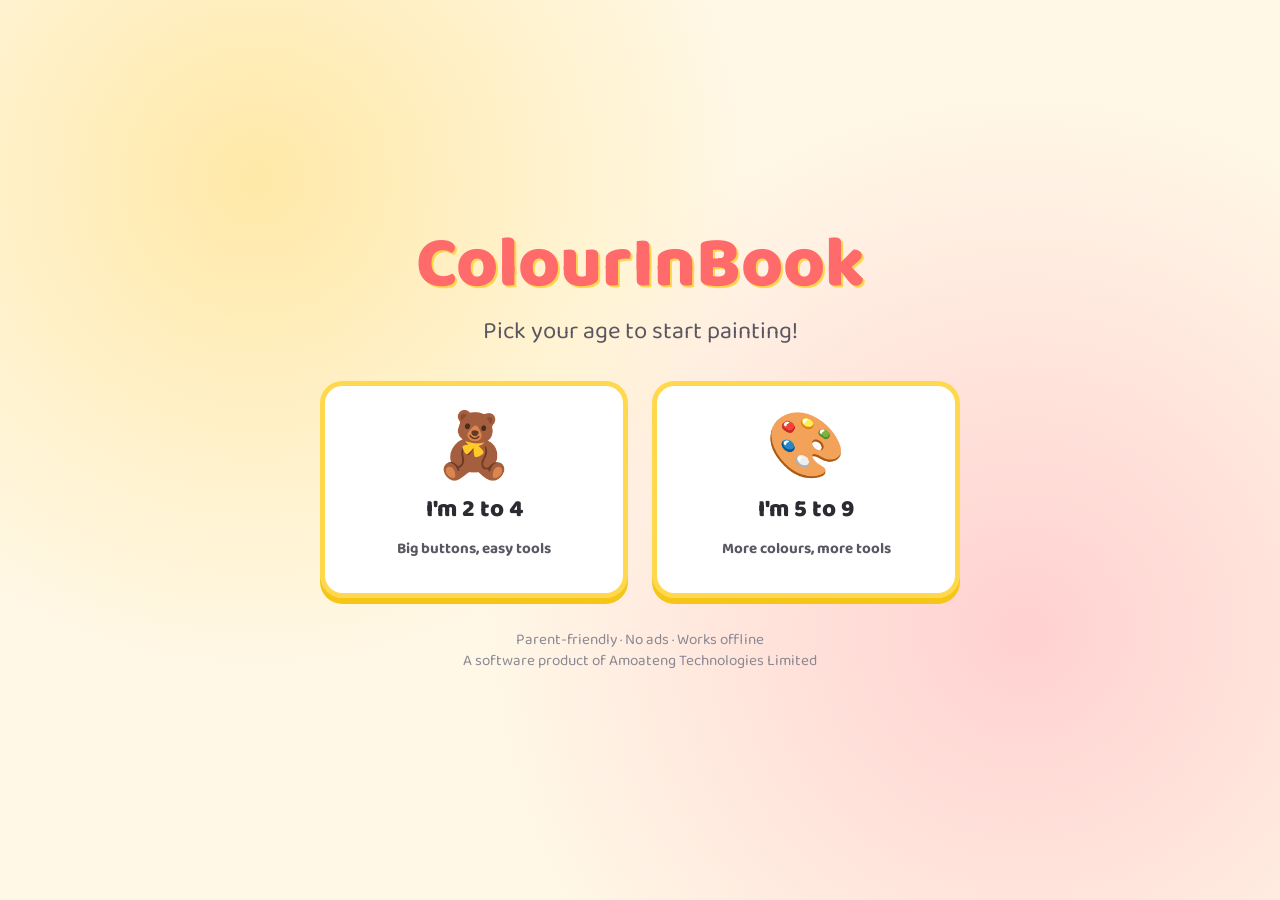
<file: colourinbook/app/index.html>
<!DOCTYPE html>
<html lang="en" data-age="kid">
<head>
  <meta charset="UTF-8">
  <!-- viewport-fit=cover lets us pad with env(safe-area-inset-*) on notched phones.
       Zoom is NOT disabled (WCAG 1.4.4); canvases already use touch-action:none
       so drawing is unaffected. -->
  <meta name="viewport" content="width=device-width, initial-scale=1.0, viewport-fit=cover">
  <meta name="theme-color" content="#ffd84d">
  <title>ColourInBook: Creative Arts for Kids</title>

  <!-- CSS: layered, DRY. variables → base → layout → components → activities → age modes -->
  <link rel="stylesheet" href="css/variables.css">
  <link rel="stylesheet" href="css/base.css">
  <link rel="stylesheet" href="css/layout.css">
  <link rel="stylesheet" href="css/components.css">
  <link rel="stylesheet" href="css/activities.css">
  <link rel="stylesheet" href="css/age-toddler.css">
  <link rel="stylesheet" href="css/age-kid.css">
</head>


<body>

  <!-- ============== WELCOME / AGE PICKER SCREEN ============== -->
  <section id="welcome-screen" class="screen screen--welcome" data-screen="welcome">
    <div class="welcome__card">
      <h1 class="welcome__title">ColourInBook</h1>
      <p class="welcome__subtitle">Pick your age to start painting!</p>

      <div class="welcome__choices">
        <button type="button" class="age-pick" data-age-pick="toddler">
          <span class="age-pick__icon" aria-hidden="true">🧸</span>
          <span class="age-pick__label">I'm 2 to 4</span>
          <span class="age-pick__sub">Big buttons, easy tools</span>
        </button>
        <button type="button" class="age-pick" data-age-pick="kid">
          <span class="age-pick__icon" aria-hidden="true">🎨</span>
          <span class="age-pick__label">I'm 5 to 9</span>
          <span class="age-pick__sub">More colours, more tools</span>
        </button>
      </div>

      <p class="welcome__foot">Parent-friendly · No ads · Works offline<br>A software product of Amoateng Technologies Limited</p>
    </div>
  </section>

  <!-- ============== MAIN APP SCREEN ============== -->
  <section id="app-screen" class="screen screen--app" data-screen="app" hidden>

    <!-- Top bar: activity switcher + parent corner -->
    <header class="appbar">
      <div class="appbar__brand">
        <span class="appbar__logo" aria-hidden="true">🎨</span>
        <span class="appbar__title">ColourInBook</span>
      </div>

      <nav class="appbar__activities" role="tablist" aria-label="Choose an activity">
        <button type="button" class="activity-tab" data-activity-tab="coloring" role="tab" aria-selected="true" aria-label="Colouring">
          <span class="activity-tab__icon" aria-hidden="true">🦒</span>
          <span class="activity-tab__label">Colouring</span>
        </button>
        <button type="button" class="activity-tab" data-activity-tab="freedraw" role="tab" aria-selected="false" aria-label="Free Draw">
          <span class="activity-tab__icon" aria-hidden="true">✏️</span>
          <span class="activity-tab__label">Free Draw</span>
        </button>
        <button type="button" class="activity-tab" data-activity-tab="stickers" role="tab" aria-selected="false" aria-label="Stickers">
          <span class="activity-tab__icon" aria-hidden="true">⭐</span>
          <span class="activity-tab__label">Stickers</span>
        </button>
        <button type="button" class="activity-tab" data-activity-tab="musicpaint" role="tab" aria-selected="false" aria-label="Music Paint">
          <span class="activity-tab__icon" aria-hidden="true">🎵</span>
          <span class="activity-tab__label">Music Paint</span>
        </button>
      </nav>

      <button type="button" class="appbar__parent" data-action="open-parent" aria-label="Parent corner">
        <span aria-hidden="true">👪</span>
        <span class="appbar__parent-label">Parent</span>
      </button>
    </header>

    <!-- Main content: each activity mounts into its own panel -->
    <main class="stage" id="stage">

      <!-- ---------- Coloring activity ---------- -->
      <article class="panel" data-activity-panel="coloring" hidden>
        <aside class="toolbar toolbar--coloring">
          <div class="toolbar__group" data-toolbar="shapes">
            <h3 class="toolbar__heading">Pick a shape</h3>
            <div class="shape-pick" data-shape-picker>
              <!-- Shape buttons built dynamically by coloring.js -->
            </div>
          </div>

          <div class="toolbar__group" data-toolbar="colors">
            <h3 class="toolbar__heading">Paint colour</h3>
            <div class="color-grid" data-coloring-colors></div>
          </div>

          <div class="toolbar__group" data-toolbar="size">
            <h3 class="toolbar__heading">Spot size</h3>
            <input type="range" min="6" max="120" value="40" data-coloring-size class="size-slider">
          </div>

          <div class="toolbar__group toolbar__group--actions">
            <button type="button" class="btn btn--secondary" data-coloring-undo aria-label="Undo">
              <span aria-hidden="true">↩️</span> <span class="btn__label">Undo</span>
            </button>
            <button type="button" class="btn btn--secondary" data-coloring-clear aria-label="Clear">
              <span aria-hidden="true">🧹</span> <span class="btn__label">Clear</span>
            </button>
          </div>
        </aside>

        <div class="canvas-wrap">
          <div class="canvas canvas--coloring" data-coloring-canvas>
            <!-- SVG injected by coloring.js -->
          </div>
        </div>
      </article>

      <!-- ---------- Free draw activity ---------- -->
      <article class="panel" data-activity-panel="freedraw" hidden>
        <aside class="toolbar toolbar--freedraw">
          <div class="toolbar__group" data-toolbar="tools">
            <h3 class="toolbar__heading">Tool</h3>
            <div class="tool-pick">
              <button type="button" class="tool-pick__btn is-active" data-freedraw-tool="brush" aria-pressed="true">
                <span aria-hidden="true">🖌️</span> <span class="tool-pick__name">Brush</span>
              </button>
              <button type="button" class="tool-pick__btn" data-freedraw-tool="eraser" aria-pressed="false">
                <span aria-hidden="true">🧽</span> <span class="tool-pick__name">Eraser</span>
              </button>
            </div>
          </div>

          <div class="toolbar__group" data-toolbar="colors">
            <h3 class="toolbar__heading">Colour</h3>
            <div class="color-grid" data-freedraw-colors></div>
          </div>

          <div class="toolbar__group" data-toolbar="size">
            <h3 class="toolbar__heading">Brush size</h3>
            <input type="range" min="4" max="60" value="14" data-freedraw-size class="size-slider">
          </div>

          <div class="toolbar__group toolbar__group--actions">
            <button type="button" class="btn btn--secondary" data-freedraw-undo aria-label="Undo">
              <span aria-hidden="true">↩️</span> <span class="btn__label">Undo</span>
            </button>
            <button type="button" class="btn btn--secondary" data-freedraw-clear aria-label="Clear">
              <span aria-hidden="true">🧹</span> <span class="btn__label">Clear</span>
            </button>
          </div>
        </aside>

        <div class="canvas-wrap">
          <canvas class="canvas canvas--freedraw" data-freedraw-canvas></canvas>
        </div>
      </article>

      <!-- ---------- Sticker collage activity ---------- -->
      <article class="panel" data-activity-panel="stickers" hidden>
        <aside class="toolbar toolbar--stickers">
          <div class="toolbar__group" data-toolbar="categories">
            <h3 class="toolbar__heading">Stickers</h3>
            <div class="category-pick" data-sticker-categories></div>
          </div>

          <div class="toolbar__group" data-toolbar="stickers">
            <h3 class="toolbar__heading">Tap to add</h3>
            <div class="sticker-grid" data-sticker-grid></div>
          </div>

          <div class="toolbar__group toolbar__group--actions">
            <button type="button" class="btn btn--secondary" data-stickers-undo aria-label="Undo">
              <span aria-hidden="true">↩️</span> <span class="btn__label">Undo</span>
            </button>
            <button type="button" class="btn btn--secondary" data-stickers-clear aria-label="Clear">
              <span aria-hidden="true">🧹</span> <span class="btn__label">Clear</span>
            </button>
          </div>
        </aside>

        <div class="canvas-wrap">
          <canvas class="canvas canvas--stickers" data-stickers-canvas></canvas>
        </div>
      </article>

      <!-- ---------- Music paint activity ---------- -->
      <article class="panel" data-activity-panel="musicpaint" hidden>
        <aside class="toolbar toolbar--musicpaint">
          <div class="toolbar__group" data-toolbar="colors">
            <h3 class="toolbar__heading">Each colour plays a note!</h3>
            <div class="color-grid color-grid--music" data-music-colors></div>
          </div>

          <div class="toolbar__group" data-toolbar="size">
            <h3 class="toolbar__heading">Brush size</h3>
            <input type="range" min="8" max="80" value="30" data-music-size class="size-slider">
          </div>

          <div class="toolbar__group toolbar__group--actions">
            <button type="button" class="btn btn--secondary" data-music-undo aria-label="Undo">
              <span aria-hidden="true">↩️</span> <span class="btn__label">Undo</span>
            </button>
            <button type="button" class="btn btn--secondary" data-music-clear aria-label="Clear">
              <span aria-hidden="true">🧹</span> <span class="btn__label">Clear</span>
            </button>
            <button type="button" class="btn btn--secondary" data-music-mute aria-pressed="false" aria-label="Sound on">
              <span aria-hidden="true">🔊</span> <span class="btn__label">Sound on</span>
            </button>
          </div>
        </aside>

        <div class="canvas-wrap">
          <canvas class="canvas canvas--musicpaint" data-music-canvas></canvas>
        </div>
      </article>

    </main>

    <!-- Universal save bar -->
    <footer class="savebar">
      <button type="button" class="btn btn--secondary btn--print" data-action="print-picture" aria-label="Print my picture">
        <span aria-hidden="true">🖨️</span> <span class="btn__label">Print</span>
      </button>
      <button type="button" class="btn btn--primary btn--save" data-action="save-png">
        <span aria-hidden="true">💾</span> <span class="btn__label">Save my picture</span>
      </button>
    </footer>
  </section>

  <!-- ============== PARENT CORNER MODAL ============== -->
  <div id="parent-modal" class="modal" data-modal="parent" hidden>
    <div class="modal__backdrop" data-action="close-parent"></div>
    <div class="modal__card">
      <h2 class="modal__title">Parent Corner</h2>

      <section class="modal__section">
        <h3>Age mode</h3>
        <p class="modal__hint">Changes button sizes and how many tools are shown.</p>
        <div class="age-pick age-pick--inline">
          <button type="button" class="age-pick__btn" data-age-set="toddler">
            <span aria-hidden="true">🧸</span> Toddler (2 to 4)
          </button>
          <button type="button" class="age-pick__btn" data-age-set="kid">
            <span aria-hidden="true">🎨</span> Kid (5 to 9)
          </button>
        </div>
      </section>

      <section class="modal__section">
        <h3>About</h3>
        <p>ColourInBook is a parent-friendly creative app for kids. No ads, no data collection, no internet needed. Drawings are saved only when you tap "Save my picture".</p>
        <p>ColourInBook is a software product of <a href="https://www.amoatengtech.com" target="_blank" rel="noopener">Amoateng Technologies Limited</a>.</p>
      </section>

      <button type="button" class="btn btn--primary" data-action="close-parent">Close</button>
    </div>
  </div>

  <!-- Toast for save feedback -->
  <div id="toast" class="toast" data-toast hidden></div>

  <!-- ============== JS: layered, DRY. core utils first, activities next, app boots last ============== -->
  <script src="js/utils.js"></script>
  <script src="js/config.js"></script>
  <script src="js/storage.js"></script>
  <script src="js/audio.js"></script>
  <script src="js/shapes.js"></script>
  <script src="js/offline.js"></script>
  <script src="js/activities/coloring.js"></script>
  <script src="js/activities/freedraw.js"></script>
  <script src="js/activities/stickers.js"></script>
  <script src="js/activities/musicpaint.js"></script>
  <script src="js/app.js"></script>
</body>
</html>
</file>
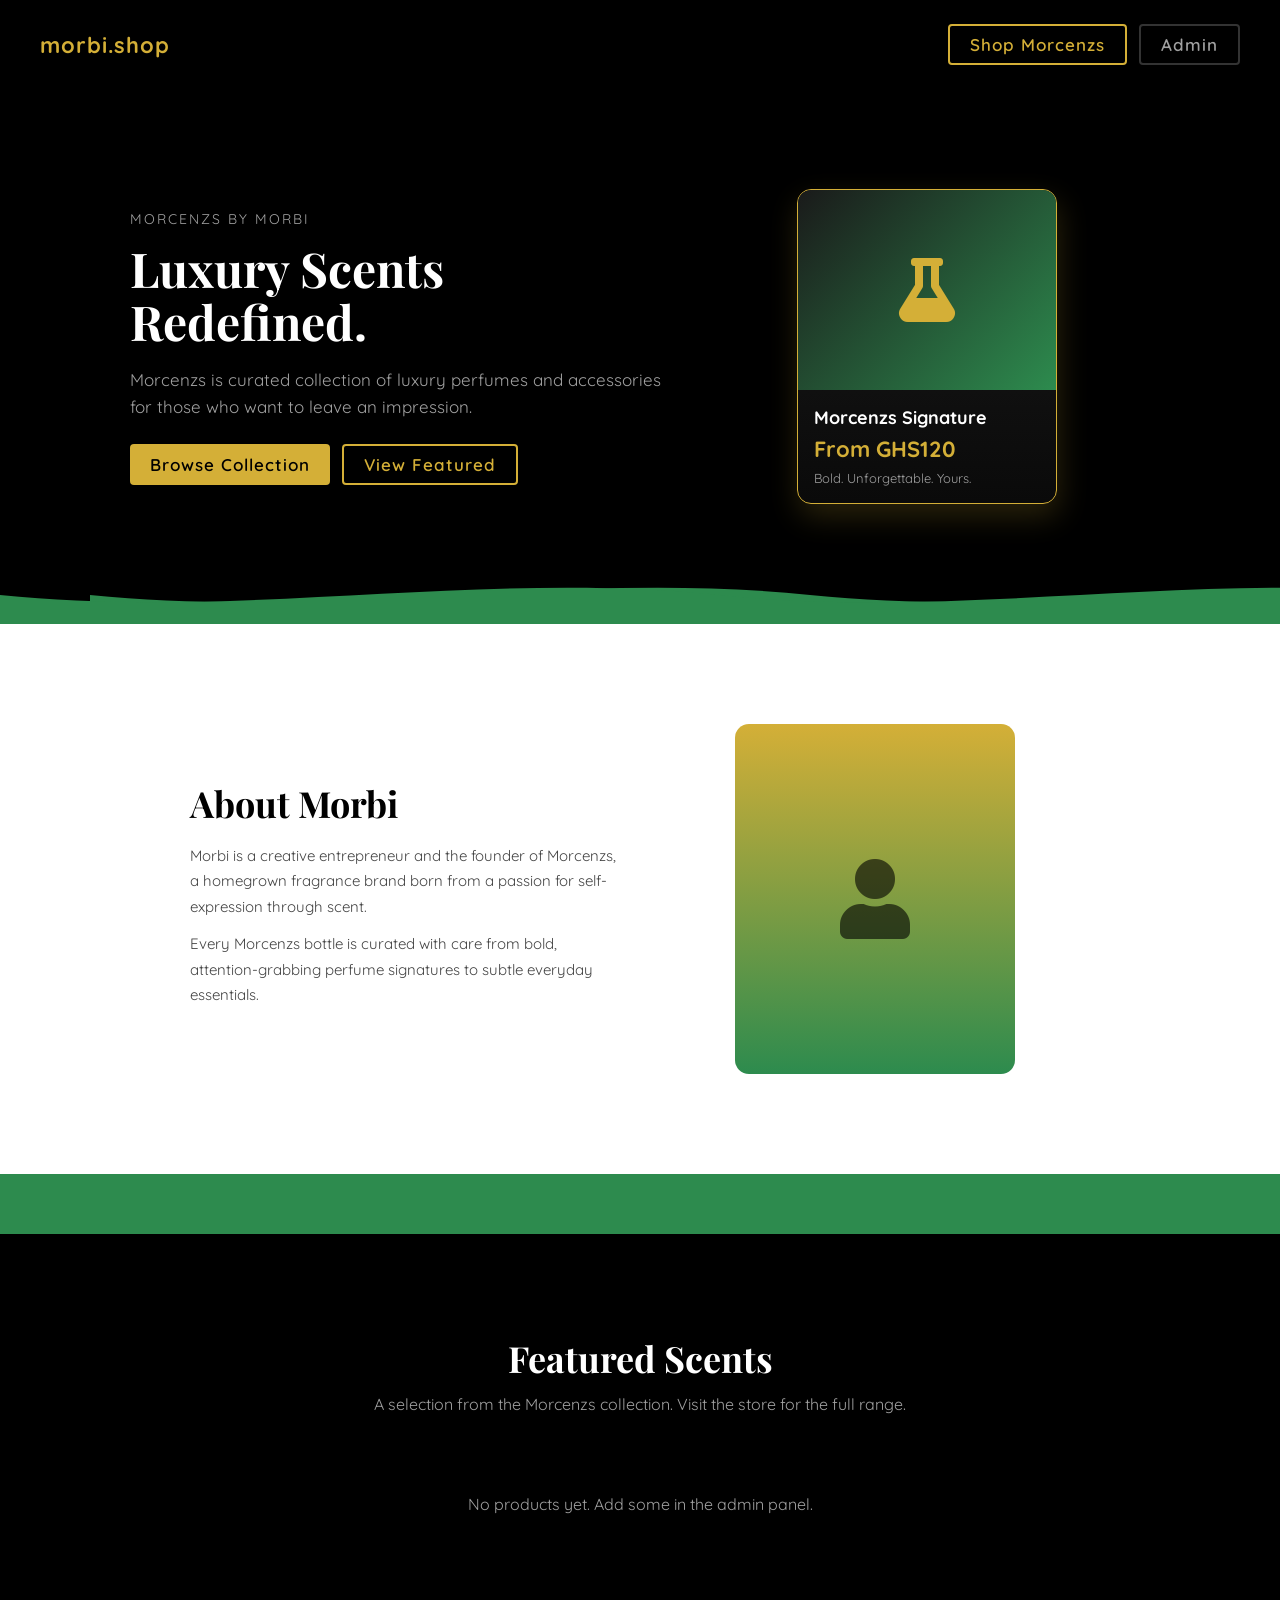
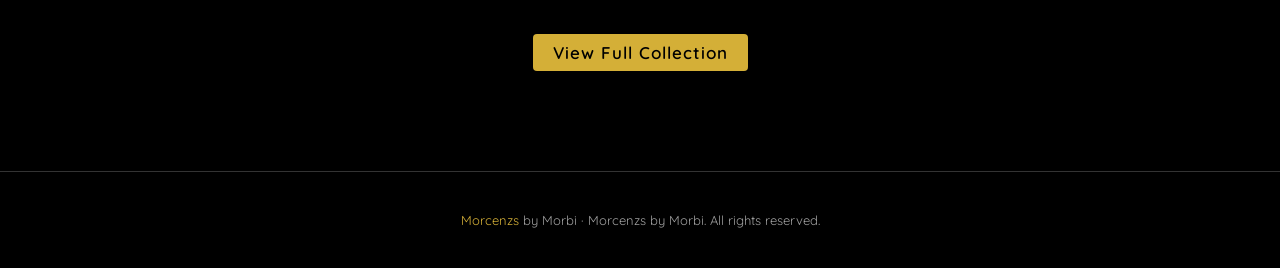
<file: demos/morbi-shop/index.html>
<!doctype html>
<html lang="en">

<head>
  <meta charset="utf-8">
  <meta name="viewport" content="width=device-width, initial-scale=1, shrink-to-fit=no">
  <title>Morbi.shop | Morcenzs Luxury Scents</title>
  <meta name="description" content="Morcenzs by Morbi. Handcrafted perfumes and accessories for those who leave an impression.">

  <!-- Theme CSS -->
  <link rel="stylesheet" href="css/styles.css">
  <link rel="stylesheet" href="css/icons/all.css">
  <link rel="stylesheet" href="css/community.css">
</head>



<body>
  <div id="app-root"></div>

  <!-- Order: dependencies first, composition root last -->
  <script src="js/ui-helpers.js"></script>
  <script src="js/router.js"></script>
  <script src="js/store.js"></script>
  <script src="js/landing.js"></script>
  <script src="js/storefront.js"></script>
  <script src="js/dashboard.js"></script>
  <script src="js/app.js"></script>
</body>

</html>
</file>
<file: css/style.css>
:root {
    --primary: #2ecc71;
    --secondary: #0b0f13;
    --accent: #1a2228;
    --text-light: #f4f7f6;
    --text-gray: #b3bfc6;
    --text-dark: #14181b;
    --bg-light: #ffffff;
    --bg-gray: #f7f9fa;
}

* {
    margin: 0;
    padding: 0;
    box-sizing: border-box;
    font-family: 'Inter', sans-serif;
}

html {
    scroll-behavior: smooth;
    font-size: 16px; /* Base font size for rem scaling */
}

body {
    background-color: var(--bg-light);
    color: var(--text-dark);
    line-height: 1.7; /* Increased for readability */
    overflow-x: hidden; /* Prevents horizontal scroll */
}

a { text-decoration: none; color: inherit; }
img { max-width: 100%; height: auto; display: block; }

.container { width: 100%; max-width: 1200px; margin: 0 auto; padding: 0 1.5rem; }

/* --- Navigation --- */
header {
    background-color: var(--secondary);
    padding: 1rem 1.5rem;
    display: flex;
    justify-content: space-between;
    align-items: center;
    position: sticky;
    top: 0;
    z-index: 1000;
    box-shadow: 0 4px 10px rgba(0,0,0,0.3);
}

.nav-brand {
    display: flex;
    align-items: center;
    gap: 0.75rem;
    color: var(--text-light);
    font-weight: 800;
    font-size: 1.1rem;
    max-width: 100%;
}

.nav-brand img { 
    border-radius: 4px; 
    height: 35px; 
    width: auto; 
    flex-shrink: 0; 
}
nav { display: flex; align-items: center; }

/* --- Buttons --- */
.btn {
    display: inline-block;
    padding: 0.8rem 1.6rem;
    border-radius: 6px;
    font-weight: 700;
    transition: 0.3s ease;
    cursor: pointer;
    border: none;
    font-size: 1rem;
}

.btn-primary { background-color: var(--primary); color: var(--secondary); }
.btn-primary:hover { background-color: #27ae60; transform: translateY(-2px); }

.btn-outline { background: transparent; border: 1px solid var(--primary); color: var(--primary); }
.btn-outline:hover { background: var(--primary); color: var(--secondary); }

a:focus-visible, .btn:focus-visible {
    outline: 2px solid var(--primary);
    outline-offset: 3px;
}

/* --- Hero Section --- */
.hero {
    background: linear-gradient(rgba(11, 15, 19, 0.92), rgba(11, 15, 19, 0.92)), url('https://images.unsplash.com/photo-1531297484001-80022131f5a1?q=80&w=2620&auto=format&fit=crop') center/cover no-repeat;
    color: var(--text-light);
    text-align: center;
    padding: 5rem 1.5rem;
}

.hero h1 { 
    font-size: clamp(2.2rem, 5vw, 3.5rem); 
    margin-bottom: 1.5rem; 
    line-height: 1.2; 
    font-weight: 800;
}
.hero h1 .highlight { color: var(--primary); }
.hero p { 
    font-size: clamp(1rem, 2vw, 1.25rem); 
    max-width: 700px; 
    margin: 0 auto 2.5rem auto; 
    color: var(--text-gray); 
}
.hero-ctas { display: flex; gap: 1rem; justify-content: center; flex-wrap: wrap; }

/* --- Sections --- */
section { padding: 4rem 0; }
.section-header { text-align: center; margin-bottom: 3rem; }
.section-header h2 { 
    font-size: clamp(1.8rem, 4vw, 2.5rem); 
    margin-bottom: 0.75rem; 
    font-weight: 800;
}
.section-header p { 
    color: #666; 
    max-width: 600px; 
    margin: 0 auto; 
    font-size: 1.1rem;
}

.bg-dark { background-color: var(--secondary); color: var(--text-light); }
.bg-dark .section-header p { color: var(--text-gray); }
.bg-gray { background-color: var(--bg-gray); }

/* --- Portfolio Cards --- */
.grid-cards {
    display: grid;
    grid-template-columns: 1fr; /* Mobile first */
    gap: 1.5rem;
}

.card {
    background: #fff;
    border-radius: 10px;
    box-shadow: 0 10px 20px rgba(0,0,0,0.05);
    overflow: hidden;
    transition: 0.3s;
    display: flex;
    flex-direction: column;
}

.card:hover { transform: translateY(-5px); box-shadow: 0 15px 30px rgba(0,0,0,0.1); }
.card.highlight { border: 2px solid var(--primary); }

.card-img { 
    width: 100%; 
    height: 220px; 
    object-fit: cover; 
    background-color: #eee; 
}
.card-body { padding: 1.5rem; flex-grow: 1; }
.card-body h3 { margin-bottom: 0.5rem; color: var(--secondary); font-size: 1.25rem; }
.card-body p { font-size: 1rem; color: #555; }

/* --- Journey --- */
.journey-content { max-width: 800px; margin: 0 auto; font-size: 1.1rem; color: var(--text-gray); }
.journey-content strong { color: var(--primary); }

/* --- Stats --- */
.stats-grid {
    display: grid;
    grid-template-columns: repeat(2, 1fr); /* Mobile first */
    gap: 1.5rem;
    text-align: center;
}

.stat-box { 
    padding: 2rem 1rem; 
    border: 1px solid #eee; 
    border-radius: 8px; 
    transition: 0.3s;
}
.stat-box:hover { border-color: var(--primary); transform: translateY(-3px); }
.stat-box h3 { font-size: clamp(1.8rem, 4vw, 2.5rem); color: var(--primary); margin-bottom: 0.5rem; }
.stat-box p { font-weight: 500; font-size: 1rem; color: #555; }

/* --- Contact --- */
.contact-area { text-align: center; max-width: 600px; margin: 0 auto; }
.contact-area h2 { font-size: clamp(1.8rem, 4vw, 2.5rem); margin-bottom: 1rem; }
.contact-area p { font-size: 1.1rem; color: var(--text-gray); }
.contact-area .btn { margin: 2rem 0; }
.contact-details { color: var(--text-gray); font-size: 1rem; }

/* --- Footer --- */
footer {
    background-color: #070a0c;
    color: var(--text-gray);
    padding: 3rem 0;
}

.footer-content {
    display: flex;
    flex-direction: column;
    align-items: center;
    gap: 1.5rem;
    text-align: center;
}

.footer-brand {
    display: flex;
    align-items: center;
    gap: 0.5rem;
    color: var(--text-light);
    font-weight: 700;
}
.footer-brand img { height: 32px; width: auto; }

.footer-links { display: flex; gap: 1.5rem; flex-wrap: wrap; justify-content: center; }
.footer-links a:hover { color: var(--primary); }

.copyright { font-size: 0.9rem; border-top: 1px solid var(--accent); padding-top: 1.5rem; width: 100%; }

/* --- Features Section --- */
.features-list {
    display: grid;
    grid-template-columns: repeat(auto-fit, minmax(250px, 1fr)); /* Auto-fit stress test fix */
    gap: 1.5rem;
}
.feature-item {
    background: #fff;
    padding: 2rem;
    border-radius: 10px;
    text-align: center;
    box-shadow: 0 10px 20px rgba(0,0,0,0.05);
    transition: 0.3s;
}
.feature-item:hover { transform: translateY(-5px); box-shadow: 0 15px 30px rgba(0,0,0,0.1); }
.feature-icon { font-size: 2.5rem; display: block; margin-bottom: 1rem; }
.feature-item h4 { color: var(--secondary); margin-bottom: 0.5rem; font-size: 1.2rem; }
.feature-item p { color: #555; font-size: 1rem; }

/* --- How It Works (Steps) --- */
.steps {
    display: grid;
    grid-template-columns: repeat(auto-fit, minmax(220px, 1fr)); /* Auto-fit fix */
    gap: 1.5rem;
}
.step {
    background: var(--accent);
    padding: 2rem;
    border-radius: 10px;
    text-align: center;
    border: 1px solid rgba(255,255,255,0.05);
    transition: 0.3s;
}
.step:hover { transform: translateY(-5px); border-color: var(--primary); }
.step-number {
    width: 50px;
    height: 50px;
    background: var(--primary);
    color: var(--secondary);
    border-radius: 50%;
    display: flex;
    align-items: center;
    justify-content: center;
    font-weight: 800;
    font-size: 1.5rem;
    margin: 0 auto 1.5rem auto;
}
.step h4 { color: var(--text-light); margin-bottom: 0.5rem; font-size: 1.2rem; }
.step p { color: var(--text-gray); font-size: 1rem; }

/* --- Pricing & Use Cases (Split Layout) --- */
.split-layout {
    display: grid;
    grid-template-columns: 1fr; /* Mobile first */
    gap: 2.5rem;
    align-items: center;
}
.use-cases { display: flex; flex-direction: column; gap: 1.5rem; }
.use-case {
    background: #fff;
    padding: 1.5rem;
    border-radius: 8px;
    border-left: 4px solid var(--primary);
    box-shadow: 0 5px 15px rgba(0,0,0,0.05);
}
.use-case h4 { color: var(--secondary); margin-bottom: 0.5rem; font-size: 1.2rem; }
.use-case p { color: #555; font-size: 1rem; }

.pricing-card {
    background: var(--secondary);
    color: var(--text-light);
    padding: 2.5rem;
    border-radius: 12px;
    text-align: center;
    border: 1px solid var(--accent);
    box-shadow: 0 20px 40px rgba(0,0,0,0.15);
}
.pricing-card h3 { color: var(--text-light); margin-bottom: 1rem; font-size: 1.5rem; }
.price { 
    font-size: clamp(2rem, 5vw, 3rem); 
    font-weight: 800; 
    color: var(--primary); 
    margin-bottom: 1rem; 
    display: flex; 
    align-items: baseline; 
    justify-content: center; 
    gap: 0.5rem; 
    flex-wrap: wrap;
}
.price span { font-size: 1rem; font-weight: 400; color: var(--text-gray); }
.pricing-card p { color: var(--text-gray); margin-bottom: 1.5rem; font-size: 1rem; }

/* --- FAQ Section --- */
.faq-container { max-width: 800px; margin: 0 auto; }
.faq-item {
    background: #fff;
    border: 1px solid #eee;
    border-radius: 8px;
    margin-bottom: 1rem;
    overflow: hidden;
    transition: 0.3s;
}
.faq-item:hover { box-shadow: 0 5px 15px rgba(0,0,0,0.05); border-color: #ddd; }
.faq-item h4 { padding: 1.5rem; color: var(--secondary); font-size: 1.2rem; }
.faq-item p { padding: 0 1.5rem 1.5rem 1.5rem; color: #555; font-size: 1rem; }

/* --- Team Section --- */
.team-grid {
    display: grid;
    grid-template-columns: repeat(auto-fit, minmax(280px, 1fr)); /* Auto-fit fix */
    gap: 2rem;
    max-width: 900px;
    margin: 0 auto;
}
.team-member {
    background: #fff;
    padding: 2rem;
    border-radius: 12px;
    text-align: center;
    box-shadow: 0 10px 20px rgba(0,0,0,0.05);
    transition: 0.3s;
}
.team-member:hover { transform: translateY(-5px); box-shadow: 0 15px 30px rgba(0,0,0,0.1); }
.team-member img {
    width: 140px;
    height: 140px;
    border-radius: 50%;
    object-fit: cover;
    margin: 0 auto 1.5rem auto;
    border: 3px solid var(--primary);
}
.team-member h4 { color: var(--secondary); margin-bottom: 0.25rem; font-size: 1.25rem; }
.team-member .role { color: var(--primary); font-weight: 600; display: block; margin-bottom: 1rem; font-size: 1rem; }
.team-member p { color: #555; font-size: 1rem; }

.social-icons a { transition: 0.3s; display: inline-flex; }
.social-icons a:hover { opacity: 0.7; transform: translateY(-2px); }

/* --- Media Queries (Scaling Up) --- */
@media (min-width: 600px) {
    .stats-grid { grid-template-columns: repeat(4, 1fr); }
    .footer-content { flex-direction: row; justify-content: space-between; text-align: left; flex-wrap: wrap; }
    .copyright { width: 100%; text-align: center; }
}

@media (min-width: 900px) {
    .container { padding: 0 2rem; }
    .hero { padding: 7rem 2rem; }
    section { padding: 5rem 0; }
    
    /* Desktop Portfolio Grid */
    .grid-cards {
        grid-template-columns: repeat(2, 1fr);
    }

    .split-layout { grid-template-columns: 1.5fr 1fr; gap: 3rem; }
}

@media (min-width: 1200px) {
    .grid-cards {
        grid-template-columns: repeat(4, 1fr); /* Puts all 4 cards on the same row */
    }
}

/* --- Mobile Stress Test Override --- */
/* Prevents horizontal scrolling on very small screens caused by inline nowrap on header */
@media (max-width: 480px) {
    .nav-brand {
        white-space: normal !important; /* Overrides inline style to prevent horizontal scroll */
        font-size: 1rem;
    }
    .nav-brand img {
        height: 30px;
    }
    .footer-brand span { font-size: 0.9rem; }
}
</file>
<file: colourinbook/css/landing.css>
:root { --c-bg: #fff8e7; --c-bg-soft: #fff3d6; --c-surface: #ffffff; --c-ink: #2d2a32; --c-ink-soft: #5a5763; --c-ink-mute: #8a8893; --c-primary: #ff6b6b; --c-primary-dk: #e85a5a; --c-accent: #ffd84d; --c-accent-dk: #f5c518; --c-teal: #4ecdc4; --c-sky: #6aa9ff; --c-orange: #ff9f43; --c-line: #ffe9a8; --radius-md: 0.9rem; --radius-lg: 1.4rem; --radius-xl: 2rem; --radius-pill: 999px; --shadow-soft: 0 0.6rem 1.8rem rgba(45, 42, 50, 0.10); --shadow-pop: 0 1rem 2.4rem rgba(45, 42, 50, 0.16); --tr: 180ms ease; }
*, ::before, ::after { box-sizing: border-box; }
html { scroll-behavior: smooth; }
@media (prefers-reduced-motion: reduce) {
  html { scroll-behavior: auto; }
  *, ::before, ::after { transition: none !important; animation: auto ease 0s 1 normal none running none !important; }
}
body { margin: 0px; background: var(--c-bg); color: var(--c-ink); font-family: "Baloo 2", Fredoka, "Trebuchet MS", system-ui, sans-serif; font-size: 17px; line-height: 1.55; overflow-x: hidden; }
h1, h2, h3, h4 { font-weight: 800; line-height: 1.15; margin: 0px 0px 0.6em; letter-spacing: -0.01em; }
p { margin: 0px 0px 1em; }
img { max-width: 100%; height: auto; display: block; }
a { color: var(--c-primary); }
:focus-visible { outline: 3px dashed var(--c-primary); outline-offset: 3px; border-radius: 6px; }
.skip-link { position: absolute; left: -9999px; top: 0px; background: var(--c-ink); color: rgb(255, 255, 255); padding: 0.6rem 1.2rem; border-radius: 0 0 var(--radius-md) 0; z-index: 3000; }
.skip-link:focus { left: 0px; }
.container { max-width: 1140px; --bs-gutter-x: 3rem; }
.site-header { position: sticky; top: 0px; z-index: 1000; background: rgba(255, 255, 255, 0.96); backdrop-filter: blur(8px); border-bottom: 4px solid var(--c-line); }
.site-header .navbar { display: flex; align-items: center; justify-content: space-between; gap: 1rem; min-height: 72px; }
.brand { display: inline-flex; align-items: center; gap: 0.55rem; font-size: 1.45rem; font-weight: 800; color: var(--c-primary); text-decoration: none; white-space: nowrap; }
.brand .brand-icon { font-size: 1.6rem; }
.main-links { display: flex; align-items: center; gap: 0.4rem; list-style: none; margin: 0px; padding: 0px; }
.main-links a:not(.btn) { display: inline-block; padding: 0.45rem 0.9rem; border-radius: var(--radius-pill); color: var(--c-ink); font-weight: 700; text-decoration: none; transition: background var(--tr), color var(--tr); }
.main-links a:not(.btn):hover { background: var(--c-bg-soft); color: var(--c-primary); }
.nav-cta { display: flex; align-items: center; gap: 0.6rem; }
.nav-toggle { display: none; border: 3px solid var(--c-ink); background: var(--c-accent); border-radius: var(--radius-md); font-size: 1.35rem; line-height: 1; padding: 0.45rem 0.75rem; cursor: pointer; }
@media (max-width: 991.98px) {
  .nav-toggle { display: inline-block; }
  .main-links { display: none; position: absolute; top: 100%; left: 0px; right: 0px; flex-direction: column; align-items: stretch; background: rgb(255, 255, 255); border-bottom: 4px solid var(--c-line); padding: 0.8rem 1.2rem 1.2rem; box-shadow: var(--shadow-soft); }
  .site-header.nav-open .main-links { display: flex; }
  .main-links a:not(.btn) { padding: 0.8rem 1rem; }
}
.btn { display: inline-block; padding: 0.85rem 1.9rem; border-radius: var(--radius-pill); font-weight: 800; font-size: 1.05rem; text-decoration: none; border: 3px solid transparent; cursor: pointer; transition: transform var(--tr), box-shadow var(--tr), background var(--tr); }
.btn:hover { transform: translateY(-3px); box-shadow: var(--shadow-soft); }
.btn:active { transform: translateY(0px); }
.btn-coral { background: var(--c-primary); color: rgb(255, 255, 255); box-shadow: rgba(255, 107, 107, 0.45) 0px 0.5rem 1.4rem; }
.btn-coral:hover { background: var(--c-primary-dk); color: rgb(255, 255, 255); }
.btn-yellow { background: var(--c-accent); color: var(--c-ink); box-shadow: rgba(255, 216, 77, 0.5) 0px 0.5rem 1.4rem; }
.btn-yellow:hover { background: var(--c-accent-dk); }
.btn-ghost { background: transparent; color: var(--c-ink); border-color: var(--c-ink); }
.btn-ghost:hover { background: rgb(255, 255, 255); }
.btn-sm { padding: 0.5rem 1.2rem; font-size: 0.95rem; }
.btn-lg { padding: 1.05rem 2.4rem; font-size: 1.2rem; }
.hero { position: relative; padding: 4.5rem 0px 5rem; background: radial-gradient(38rem 22rem at 8% -10%, rgba(255, 216, 77, 0.35), transparent 60%), radial-gradient(30rem 20rem at 100% 0%, rgba(78, 205, 196, 0.22), transparent 60%), radial-gradient(26rem 18rem at 60% 120%, rgba(255, 159, 67, 0.18), transparent 60%); overflow: hidden; }
.hero-badge { display: inline-flex; align-items: center; gap: 0.5rem; background: var(--c-accent); color: var(--c-ink); font-weight: 800; font-size: 0.95rem; padding: 0.45rem 1.1rem; border-radius: var(--radius-pill); border: 3px solid var(--c-ink); box-shadow: rgba(45, 42, 50, 0.25) 0px 0.3rem 0px; margin-bottom: 1.4rem; }
.hero h1 { font-size: clamp(2.3rem, 5vw, 3.5rem); margin-bottom: 0.5em; }
.hero h1 .squiggle { color: var(--c-primary); white-space: nowrap; }
.hero .lead { font-size: 1.2rem; color: var(--c-ink-soft); max-width: 34rem; }
.hero-ctas { display: flex; flex-wrap: wrap; gap: 0.9rem; margin: 1.8rem 0px 1.1rem; }
.hero-trust { color: var(--c-ink-mute); font-size: 0.95rem; font-weight: 600; margin: 0px; }
.hero-demo { text-align: center; }
.phone-frame { display: inline-block; width: min(330px, 82vw); border: 10px solid var(--c-ink); border-radius: 44px; background: rgb(255, 255, 255); box-shadow: var(--shadow-pop); overflow: hidden; position: relative; }
.phone-frame::before { content: ""; position: absolute; top: 8px; left: 50%; transform: translateX(-50%); width: 84px; height: 8px; border-radius: var(--radius-pill); background: var(--c-ink); opacity: 0.85; z-index: 2; }
.phone-frame img { display: block; width: 100%; height: auto; background: var(--c-bg); }  /* hero screenshot (replaced the live iframe demo): natural 375x740 ratio → ~612px in the 330px frame, same visual mass as the old 600px iframe */
.demo-hint { margin-top: 1.1rem; font-weight: 700; color: var(--c-ink-soft); }
.demo-hint .wave { display: inline-block; }
@media (max-width: 991.98px) {
  .hero { padding: 3rem 0px 3.5rem; text-align: center; }
  .hero .lead { margin-left: auto; margin-right: auto; }
  .hero-ctas { justify-content: center; }
  .hero-demo { margin-top: 2.6rem; }
}
.section { padding: 4.5rem 0px; }
.section-soft { background: var(--c-bg-soft); }
.section-head { text-align: center; max-width: 46rem; margin: 0px auto 3rem; }
.eyebrow { display: inline-block; text-transform: uppercase; letter-spacing: 0.14em; font-size: 0.85rem; font-weight: 800; color: var(--c-primary); margin-bottom: 0.5rem; }
.section-head h2 { font-size: clamp(1.9rem, 3.6vw, 2.6rem); }
.section-head p { color: var(--c-ink-soft); font-size: 1.08rem; margin: 0px; }
.feature-card { background: var(--c-surface); border: 3px solid var(--c-line); border-radius: var(--radius-lg); padding: 1.9rem 1.7rem; height: 100%; box-shadow: var(--shadow-soft); transition: transform var(--tr), box-shadow var(--tr), border-color var(--tr); }
.feature-card:hover { transform: translateY(-5px); border-color: var(--c-accent); box-shadow: var(--shadow-pop); }
.feature-emoji { display: inline-flex; align-items: center; justify-content: center; width: 62px; height: 62px; font-size: 1.9rem; border-radius: 1.1rem; margin-bottom: 1rem; }
.tint-yellow { background: rgb(255, 243, 196); }
.tint-pink { background: rgb(255, 225, 234); }
.tint-teal { background: rgb(217, 246, 244); }
.tint-sky { background: rgb(224, 236, 255); }
.tint-orange { background: rgb(255, 237, 216); }
.tint-mint { background: rgb(226, 248, 226); }
.feature-card h3 { font-size: 1.25rem; margin-bottom: 0.35em; }
.feature-card p { color: var(--c-ink-soft); font-size: 1rem; margin: 0px; }
.shot-card { background: var(--c-surface); border: 3px solid var(--c-line); border-radius: var(--radius-lg); padding: 0.9rem 0.9rem 0.6rem; box-shadow: var(--shadow-soft); height: 100%; transition: transform var(--tr), box-shadow var(--tr); }
.shot-card:hover { transform: translateY(-5px); box-shadow: var(--shadow-pop); }
.shot-card img { border-radius: var(--radius-md); width: 100%; }
.shot-card figcaption { text-align: center; font-weight: 700; color: var(--c-ink-soft); padding: 0.7rem 0.4rem 0.4rem; font-size: 0.98rem; }
.age-card { border-radius: var(--radius-xl); overflow: hidden; background: var(--c-surface); border: 3px solid var(--c-line); box-shadow: var(--shadow-soft); height: 100%; }
.age-card-head { padding: 1.4rem 1.7rem; display: flex; align-items: center; gap: 0.9rem; }
.age-card-head .age-emoji { font-size: 2.4rem; }
.age-card-head h3 { margin: 0px; font-size: 1.45rem; }
.age-card-head .age-tag { display: block; font-size: 0.92rem; font-weight: 700; color: var(--c-ink-soft); }
.age-card.toddler .age-card-head { background: rgb(217, 246, 244); }
.age-card.kid .age-card-head { background: rgb(255, 243, 196); }
.age-card ul { list-style: none; margin: 0px; padding: 1.5rem 1.7rem 1.7rem; }
.age-card li { padding: 0.42rem 0px 0.42rem 2rem; position: relative; color: var(--c-ink-soft); font-weight: 600; }
.age-card li::before { content: "✔"; position: absolute; left: 0px; color: var(--c-teal); font-weight: 800; }
.age-card.kid li::before { color: var(--c-accent-dk); }
.age-card li strong { color: var(--c-ink); }
.about-strip { background: var(--c-ink); color: rgb(255, 255, 255); padding: 4rem 0px; }
.about-strip h2 { font-size: clamp(1.6rem, 3vw, 2.2rem); color: rgb(255, 255, 255); }
.about-strip .eyebrow { color: var(--c-accent); }
.about-strip p { color: rgba(255, 255, 255, 0.85); max-width: 44rem; }
.about-strip .btn-coral { box-shadow: rgba(0, 0, 0, 0.35) 0px 0.5rem 1.4rem; }
.about-strip .motto { color: var(--c-accent); font-weight: 800; }
.team-card { background: var(--c-surface); border: 3px solid var(--c-line); border-radius: var(--radius-lg); padding: 2.2rem 1.8rem; text-align: center; box-shadow: var(--shadow-soft); height: 100%; }
.team-photo { width: 160px; height: 160px; border-radius: 50%; object-fit: cover; border: 5px solid var(--c-accent); margin: 0px auto 1.2rem; box-shadow: rgba(45, 42, 50, 0.18) 0px 0.5rem 1.4rem; }
.team-card h3 { font-size: 1.35rem; margin-bottom: 0.3rem; }
.team-role { display: inline-block; background: rgb(255, 225, 234); color: rgb(199, 62, 94); font-weight: 800; font-size: 0.9rem; padding: 0.3rem 1rem; border-radius: var(--radius-pill); margin-bottom: 0.9rem; }
.team-card p { color: var(--c-ink-soft); font-size: 0.98rem; }
.social-links { display: flex; justify-content: center; gap: 0.7rem; margin-top: 1.1rem; }
.social-links a { display: inline-flex; align-items: center; justify-content: center; width: 42px; height: 42px; border-radius: 50%; background: var(--c-bg-soft); color: var(--c-ink); transition: background var(--tr), color var(--tr), transform var(--tr); }
.social-links a:hover { background: var(--c-primary); color: rgb(255, 255, 255); transform: translateY(-3px); }
.social-links svg { width: 19px; height: 19px; fill: currentcolor; }
.faq-list { max-width: 50rem; margin: 0px auto; }
.faq-list details { background: var(--c-surface); border: 3px solid var(--c-line); border-radius: var(--radius-md); margin-bottom: 0.9rem; box-shadow: var(--shadow-soft); overflow: hidden; }
.faq-list summary { list-style: none; cursor: pointer; padding: 1.05rem 3rem 1.05rem 1.4rem; font-weight: 800; position: relative; user-select: none; }
.faq-list summary::-webkit-details-marker { display: none; }
.faq-list summary::after { content: "▸"; position: absolute; right: 1.3rem; top: 50%; translate: 0px -50%; font-size: 1.2rem; color: var(--c-primary); transition: rotate var(--tr); }
.faq-list details[open] summary::after { rotate: 90deg; }
.faq-list details[open] { border-color: var(--c-accent); }
.faq-list .faq-a { padding: 0px 1.4rem 1.2rem; color: var(--c-ink-soft); margin: 0px; }
.cta-band { background: linear-gradient(120deg, var(--c-accent), var(--c-orange)); padding: 4.2rem 0px; text-align: center; }
.cta-band h2 { font-size: clamp(1.9rem, 3.6vw, 2.6rem); }
.cta-band p { font-size: 1.15rem; color: rgba(45, 42, 50, 0.8); font-weight: 600; }
.site-footer { background: var(--c-ink); color: rgba(255, 255, 255, 0.82); padding: 3.6rem 0px 0px; font-size: 0.98rem; overflow-wrap: anywhere; }
.site-footer h4 { color: rgb(255, 255, 255); font-size: 1.02rem; text-transform: uppercase; letter-spacing: 0.1em; margin-bottom: 1rem; }
.site-footer ul { list-style: none; margin: 0px; padding: 0px; }
.site-footer li { margin-bottom: 0.55rem; }
.site-footer a { color: rgba(255, 255, 255, 0.82); text-decoration: none; }
.site-footer a:hover { color: var(--c-accent); text-decoration: underline; }
.footer-brand { font-size: 1.4rem; font-weight: 800; color: var(--c-primary); }
.footer-brand .brand-icon { font-size: 1.5rem; }
.footer-tagline { color: rgba(255, 255, 255, 0.6); margin-top: 0.4rem; }
.footer-bottom { margin-top: 2.6rem; border-top: 1px solid rgba(255, 255, 255, 0.14); padding: 1.3rem 0px 1.5rem; text-align: center; color: rgba(255, 255, 255, 0.6); font-size: 0.9rem; }
.footer-bottom strong { color: rgba(255, 255, 255, 0.85); font-weight: 700; }
.visually-hidden { width: 1px; height: 1px; margin: -1px; padding: 0px; overflow: hidden; clip: rect(0px, 0px, 0px, 0px); white-space: nowrap; border: 0px; position: absolute !important; }
.text-center { text-align: center !important; }
@media (min-width: 992px) {
  .text-lg-end { text-align: right !important; }
}
.price-amount { font-size: 3rem; font-weight: 800; color: var(--c-primary); margin: 0.2em 0px 0.6em; }
</file>
<file: colourinbook/app/css/variables.css>
/* ============================================================
   variables.css
   Single source of truth for colors, spacing, radii, sizes.
   All other CSS files reference these tokens.
   Age-mode overrides also live here so the rest of the CSS
   stays age-agnostic.
   ============================================================ */

:root {
  /* ---- Brand palette (playful, cartoonish) ---- */
  --color-bg:          #fff8e7;   /* warm cream background */
  --color-bg-soft:     #fff3d6;
  --color-surface:     #ffffff;
  --color-surface-2:   #fff6e0;
  --color-ink:         #2d2a32;   /* near-black for text */
  --color-ink-soft:    #5a5763;
  --color-ink-mute:    #8a8893;

  --color-primary:     #ff6b6b;   /* coral red */
  --color-primary-dk:  #e85a5a;
  --color-accent:      #ffd84d;   /* sunny yellow */
  --color-accent-dk:   #f5c518;
  --color-success:     #4ecdc4;   /* teal */
  --color-info:        #6aa9ff;   /* sky blue */
  --color-warn:        #ff9f43;

  /* ---- Toolbar / canvas chrome ---- */
  --color-toolbar-bg:  #ffffff;
  --color-toolbar-border: #ffe9a8;
  --color-canvas-bg:   #ffffff;
  --color-canvas-shadow: 0 0.4rem 1.2rem rgba(0,0,0,0.12);

  /* ---- Spacing scale ---- */
  --space-1: 0.25rem;
  --space-2: 0.5rem;
  --space-3: 0.75rem;
  --space-4: 1rem;
  --space-5: 1.5rem;
  --space-6: 2rem;
  --space-7: 3rem;

  /* ---- Radii ---- */
  --radius-sm: 0.5rem;
  --radius-md: 0.9rem;
  --radius-lg: 1.4rem;
  --radius-pill: 999px;

  /* ---- Typography ---- */
  --font-stack: "Baloo 2", "Fredoka", "Comic Sans MS", "Trebuchet MS", system-ui, sans-serif;
  --font-weight-regular: 400;
  --font-weight-bold: 700;

  /* ---- Sizes (age-mode-tunable) ---- */
  --size-tap-min:      44px;     /* min touch target */
  --size-btn-h:        56px;
  --size-btn-pad-x:    1.25rem;
  --size-btn-font:     1rem;
  --size-icon:         1.5rem;
  --size-color-swatch: 48px;
  --size-appbar-h:     72px;
  --size-savebar-h:    72px;

  /* ---- Layout ---- */
  --layout-max-width:  1400px;
  --layout-toolbar-w:  280px;
  /* Colouring desktop (≥1200px) two-column toolbox: "Pick a shape"
     LEFT + "Paint colour"/"Spot size"/Undo/Clear RIGHT. Two tracks
     inside 560px give each column the same 258px content width the
     single 280px toolbar had, so the 6-col colour grid (244px min)
     and the 3-col shape grid keep their exact current proportions. */
  --layout-toolbar-2col-w: 560px;

  /* ---- Motion ---- */
  --transition-fast:   120ms ease;
  --transition-base:   200ms ease;

  /* ---- Z-index scale ---- */
  --z-appbar:   100;
  --z-savebar:  100;
  --z-modal:    1000;
  --z-toast:    2000;

  /* ---- Device safe areas (notched phones; requires viewport-fit=cover) ----
     Single source of truth so every file pads consistently. */
  --safe-top:    env(safe-area-inset-top, 0px);
  --safe-bottom: env(safe-area-inset-bottom, 0px);
}

/* ---- Age mode: TODDLER (2-4) ----
   Big tap targets, fewer tools, larger text/icons. */
[data-age="toddler"] {
  --size-btn-h:        80px;
  --size-btn-pad-x:    2rem;
  --size-btn-font:     1.25rem;
  --size-icon:         2.25rem;
  --size-color-swatch: 72px;
  --size-appbar-h:     96px;
  --size-savebar-h:    88px;
  --size-tap-min:      64px;
  --layout-toolbar-w:  220px;
  --layout-toolbar-2col-w: 440px;
}

/* ---- Age mode: KID (5-9) ----
   Default sizes already tuned for kid use. */
[data-age="kid"] {
  /* Uses :root defaults */
}

/* ---- Reduced motion ---- */
@media (prefers-reduced-motion: reduce) {
  :root {
    --transition-fast: 0ms;
    --transition-base: 0ms;
  }
}
</file>
<file: colourinbook/app/css/base.css>
/* ============================================================
   base.css
   Reset + base typography + form element defaults.
   No layout here, just pure foundations.
   ============================================================ */

@import url("https://fonts.googleapis.com/css2?family=Baloo+2:wght@400;500;600;700;800&family=Fredoka:wght@400;500;600;700&display=swap");

*, *::before, *::after {
  box-sizing: border-box;
}

html, body {
  margin: 0;
  padding: 0;
  height: 100%;
}

html {
  -webkit-text-size-adjust: 100%;
  text-size-adjust: 100%;
}

body {
  background-color: var(--color-bg);
  color: var(--color-ink);
  font-family: var(--font-stack);
  font-weight: var(--font-weight-regular);
  font-size: 16px;
  line-height: 1.4;
  overflow: hidden;             /* app is single-screen; panels scroll internally */
  overscroll-behavior: none;    /* no pull-to-refresh / bounce mid-drawing on mobile */
  -webkit-tap-highlight-color: transparent;
  -webkit-user-select: none;
  user-select: none;
  touch-action: manipulation;   /* kill double-tap zoom on iOS */
}

h1, h2, h3, h4 {
  font-family: var(--font-stack);
  font-weight: var(--font-weight-bold);
  margin: 0;
  color: var(--color-ink);
}

p { margin: 0; }

button {
  font-family: inherit;
  font-size: var(--size-btn-font);
  font-weight: var(--font-weight-bold);
  border: none;
  background: none;
  cursor: pointer;
  color: inherit;
  -webkit-tap-highlight-color: transparent;
  touch-action: manipulation;
}

input[type="range"] {
  font-family: inherit;
}

/* Prevent text selection while drawing on touch devices */
.canvas, .canvas * {
  -webkit-user-select: none;
  user-select: none;
  -webkit-touch-callout: none;
}

/* Make canvas elements not scroll the page on touch */
canvas {
  display: block;
  touch-action: none;
}

svg {
  display: block;
  touch-action: none;
}

/* Screen reader only */
.sr-only {
  position: absolute;
  width: 1px; height: 1px;
  padding: 0; margin: -1px;
  overflow: hidden;
  clip: rect(0, 0, 0, 0);
  white-space: nowrap;
  border: 0;
}

/* Visible focus ring for keyboard users */
:focus-visible {
  outline: 3px solid var(--color-info);
  outline-offset: 2px;
  border-radius: var(--radius-sm);
}
</file>
<file: colourinbook/app/css/layout.css>
/* ============================================================
   layout.css
   App shell layout: screens, appbar, stage, savebar.
   MOBILE-FIRST: base styles target small phones; min-width
   media queries progressively enhance to tablet/desktop.
   Breakpoint map (single source of truth):
     >=481px  welcome cards go 2-up
     >=600px  tab labels appear
     >=700px  appbar title appears
     >=800px  side toolbar (classic desktop layout)
   Landscape + short screens flip to a side toolbar too.
   Safe-area insets pad notched phones.
   Short PORTRAIT screens (<=600px tall) tighten the stacked
   toolbar cap so the canvas keeps usable painting room.
   ============================================================ */

/* ---------- Screen switcher ---------- */
.screen {
  position: fixed;
  inset: 0;
  display: flex;
  flex-direction: column;
}
.screen[hidden] { display: none; }

/* ---------- Welcome screen ----------
   Centering via margin:auto on the card (NOT justify-content:
   center); centered flex overflow clips the TOP and makes it
   unscrollable on short phones; margin:auto stays reachable. */
.screen--welcome {
  overflow-y: auto;
  padding: calc(var(--space-5) + var(--safe-top)) var(--space-4) calc(var(--space-5) + var(--safe-bottom));
  background:
    radial-gradient(circle at 20% 20%, #ffe9a8 0%, transparent 40%),
    radial-gradient(circle at 80% 70%, #ffd1d1 0%, transparent 45%),
    var(--color-bg);
}

.welcome__card {
  margin: auto;
  max-width: 640px;
  width: 100%;
  text-align: center;
}

.welcome__title {
  font-size: clamp(2.5rem, 8vw, 4.5rem);
  font-weight: 800;
  color: var(--color-primary);
  text-shadow: 0.15rem 0.15rem 0 var(--color-accent);
  margin-bottom: var(--space-3);
  line-height: 1.05;
}

.welcome__subtitle {
  font-size: clamp(1.1rem, 3vw, 1.5rem);
  color: var(--color-ink-soft);
  margin-bottom: var(--space-6);
}

/* Mobile: age cards stack full-width (big targets for grown-ups
   handing the phone over). 2-up from small tablets up. */
.welcome__choices {
  display: grid;
  grid-template-columns: 1fr;
  gap: var(--space-4);
}
@media (min-width: 481px) {
  .welcome__choices {
    grid-template-columns: repeat(2, 1fr);
    gap: var(--space-5);
  }
}

.welcome__foot {
  margin-top: var(--space-6);
  color: var(--color-ink-mute);
  font-size: 0.95rem;
}

/* ---------- App screen ----------
   Rows are auto-sized (not fixed px) so a wrapping tab row or
   safe-area padding can never clip the appbar/savebar. */
.screen--app {
  display: grid;
  grid-template-rows: auto 1fr auto;
  background: var(--color-bg);
}

/* ---------- Appbar (top) ---------- */
.appbar {
  display: grid;
  /* minmax(0,1fr) lets the tab strip shrink + scroll instead of
     blowing out the grid on narrow screens */
  grid-template-columns: auto minmax(0, 1fr) auto;
  align-items: center;
  gap: var(--space-2);
  min-height: calc(var(--size-appbar-h) + var(--safe-top));
  padding: var(--safe-top) var(--space-2) 0;
  background: var(--color-surface);
  border-bottom: 4px solid var(--color-accent);
  box-shadow: 0 2px 0 rgba(0,0,0,0.04);
  z-index: var(--z-appbar);
}

.appbar__brand {
  display: flex;
  align-items: center;
  gap: var(--space-2);
}
.appbar__logo { font-size: var(--size-icon); }

/* Mobile: logo-only brand (title reappears >=700px) */
.appbar__title {
  display: none;
  font-size: 1.25rem;
  font-weight: 800;
  color: var(--color-primary);
}
@media (min-width: 700px) {
  .appbar {
    padding-left: var(--space-4);
    padding-right: var(--space-4);
    gap: var(--space-4);
  }
  .appbar__title { display: inline; }
}

/* Mobile: icon tabs, single row, horizontal scroll as a safety
   valve on very narrow screens (never clipped). */
.appbar__activities {
  display: flex;
  gap: var(--space-1);
  justify-content: flex-start;
  overflow-x: auto;
  overflow-y: hidden;
  scrollbar-width: none;                /* Firefox */
  -webkit-overflow-scrolling: touch;
}
.appbar__activities::-webkit-scrollbar { display: none; }
@media (min-width: 700px) {
  .appbar__activities {
    gap: var(--space-2);
    justify-content: center;
    flex-wrap: wrap;
    overflow: visible;
  }
}

.appbar__parent {
  display: flex;
  flex-direction: column;
  align-items: center;
  gap: 2px;
  font-size: 0.7rem;
  color: var(--color-ink-soft);
  padding: var(--space-2);
  border-radius: var(--radius-md);
  min-height: var(--size-tap-min);
  min-width: var(--size-tap-min);
  justify-content: center;
}
.appbar__parent:hover { background: var(--color-bg-soft); }
.appbar__parent span:first-child { font-size: 1.5rem; }

/* ---------- Stage (main content area) ---------- */
.stage {
  overflow: hidden;
  position: relative;
}

/* ---------- Panel ----------
   MOBILE: canvas on top, toolbar BELOW it (thumb-reachable for
   kids) via grid-template-areas, with no DOM reordering needed.
   Toolbar groups stack vertically so every heading ("Pick a
   shape", "Paint colour", …) sits on its OWN line above its
   controls, consistent with the desktop side toolbar. */
.panel {
  position: absolute;
  inset: 0;
  display: grid;
  grid-template-areas:
    "canvas"
    "toolbar";
  grid-template-columns: minmax(0, 1fr);
  grid-template-rows: minmax(0, 1fr) auto;
  gap: var(--space-2);
  padding: var(--space-2);
  overflow: hidden;
}
.panel[hidden] { display: none; }

.toolbar    { grid-area: toolbar; }
.canvas-wrap { grid-area: canvas; }

/* ---------- Toolbar ----------
   MOBILE: groups stacked vertically (one section per line, like
   desktop) with the strip itself scrolling vertically as a safety
   valve. max-height caps the toolbar so it can never eat the
   canvas on small phones; content beyond the cap is reached by
   scrolling inside the toolbar. Side-toolbar layers below reset
   the cap with max-height:none. */
.toolbar {
  background: var(--color-toolbar-bg);
  border: 4px solid var(--color-accent);
  border-radius: var(--radius-lg);
  padding: var(--space-2);
  display: flex;
  flex-direction: column;
  align-items: stretch;
  gap: var(--space-3);
  overflow-x: hidden;
  overflow-y: auto;
  max-height: 52vh;                     /* fallback for older browsers */
  max-height: 52dvh;                    /* mobile URL-bar aware */
  min-height: 0;
  height: auto;
  scrollbar-width: none;                /* Firefox */
}
.toolbar::-webkit-scrollbar { display: none; }

/* Short portrait phones (e.g. 320x568): the fully stacked toolbar
   would leave the canvas ~86px tall, so tighten the cap; sections
   beyond it are reached by scrolling inside the toolbar. Declared
   BEFORE the side-toolbar layers, whose max-height:none (later
   cascade, equal specificity) still wins for desktop/landscape. */
@media (max-height: 600px) {
  .toolbar {
    max-height: 44vh;                   /* fallback for older browsers */
    max-height: 44dvh;                  /* mobile URL-bar aware */
  }
}

/* ---------- Big canvas on portrait phones ----------
   Most colouring happens on phones, not tablets or laptops, and a
   155px artwork on a 375px screen wastes the screen. Within the
   bottom-strip layer only (side toolbars at >=800px, the landscape
   strip at <=500px height and print are untouched) the canvas row
   now wins the height: the toolbar strip is capped at ~27% of the
   viewport (shapes and colours stay in view; spot size and
   undo/clear are one swipe away inside the strip's own scroll) and
   the canvas frame paddings tighten so the contain-fit artwork can
   reach ~90% of the screen width instead of ~41%. */
@media (max-width: 799px) and (min-height: 501px) {
  .toolbar {
    max-height: 27vh;                   /* fallback for older browsers */
    max-height: 27dvh;                  /* mobile URL-bar aware */
    gap: var(--space-2);
  }
  .canvas-wrap {
    padding: var(--space-1);
  }
  .canvas.canvas--coloring {
    /* .canvas.canvas--coloring (0,2,0) outranks activities.css's
       .canvas--coloring (0,1,0) even though that file loads later */
    padding: var(--space-2);
  }
}

.toolbar__group { flex: 0 0 auto; }

.toolbar__heading {
  font-size: 0.85rem;
  font-weight: 700;
  color: var(--color-ink-soft);
  margin-bottom: var(--space-1);
  text-transform: uppercase;
  letter-spacing: 0.5px;
  white-space: nowrap;
}

/* Actions stay a compact inline row inside the stacked column */
.toolbar__group--actions {
  margin-top: 0;
  display: flex;
  flex-direction: row;
  align-items: center;
  gap: var(--space-2);
  align-self: stretch;
}
/* When the actions group has only one button (e.g., music mute),
   let it span both columns (desktop grid only; harmless in flex). */
.toolbar__group--actions > button:only-child {
  grid-column: span 2;
}

/* ---------- Canvas wrapper ---------- */
.canvas-wrap {
  display: flex;
  align-items: center;
  justify-content: center;
  overflow: auto;
  background: var(--color-bg-soft);
  border-radius: var(--radius-lg);
  padding: var(--space-2);
  min-height: 0;   /* allow flex/grid shrinking */
  min-width: 0;
  height: 100%;
  width: 100%;
}

.canvas {
  background: var(--color-canvas-bg);
  border-radius: var(--radius-md);
  box-shadow: var(--color-canvas-shadow);
  max-width: 100%;
  max-height: 100%;
}

/* ---------- Savebar (bottom) ---------- */
.savebar {
  display: flex;
  align-items: center;
  justify-content: center;
  padding: var(--space-2) var(--space-3) max(var(--space-2), var(--safe-bottom));
  background: var(--color-surface);
  border-top: 4px solid var(--color-accent);
  z-index: var(--z-savebar);
  min-height: calc(var(--size-savebar-h) + var(--safe-bottom));
}

/* ============================================================
   ENHANCEMENT LAYERS
   ============================================================ */

/* ---------- Landscape phones / short screens ----------
   Height is scarce: flip to a side toolbar like desktop.
   Placed AFTER the desktop layer below would lose the cascade,
   so this layer is repeated at the end of the file. */

/* ---------- Tablet / desktop: classic side toolbar ---------- */
@media (min-width: 800px) {
  .panel {
    grid-template-areas: "toolbar canvas";
    grid-template-columns: var(--layout-toolbar-w) minmax(0, 1fr);
    grid-template-rows: minmax(0, 1fr);
    gap: var(--space-4);
    padding: var(--space-4);
  }

  .toolbar {
    flex-direction: column;
    align-items: stretch;
    padding: var(--space-3);
    gap: var(--space-3);
    overflow-x: hidden;
    overflow-y: auto;
    height: 100%;
    max-height: none;     /* side toolbar: full height, not the mobile cap */
  }

  .toolbar__group--actions {
    margin-top: auto;
    display: grid;
    grid-template-columns: 1fr 1fr;
    gap: var(--space-2);
  }

  .canvas-wrap { padding: var(--space-3); }
}

/* ---------- Colouring: two-column desktop toolbox ----------
   ≥1200px (desktop/laptop): instead of all four groups stacked in
   one column, "Pick a shape" becomes a full-height LEFT column
   whose 23-shape grid scrolls INTERNALLY, while "Paint colour" +
   "Spot size" + Undo/Clear stack in a RIGHT column that stays in
   view without scrolling (Undo/Clear keep their bottom-pinned
   margin-top:auto from the ≥800px layer above). DOM is unchanged:
   the four .toolbar__group boxes are placed on grid lines.
   The panel's toolbar track widens to --layout-toolbar-2col-w so
   each column keeps the same ~258px content width the single-column
   toolbar had (kid 6-col colour grid needs 244px; kid shapes stay
   3-col ≈ 80px buttons, toddler 2-col icon buttons, all as today).
   Guards:
   - min-height: 501px keeps the landscape/short-window layer below
     (declared later, narrow single-column toolbar) in charge there.
   - 800 to 1199px (tablets / narrow desktop windows) intentionally
     keep the existing single-column side toolbar: a 560px toolbox
     would starve the canvas on those widths.
   - No overflow change: the ≥800px layer's overflow-y:auto stays
     as a safety valve; the right column only overflows at extreme
     short heights, and then the whole toolbar scrolls (nothing is
     ever clipped or unreachable). */
@media (min-width: 1200px) and (min-height: 501px) {
  .panel[data-activity-panel="coloring"] {
    grid-template-columns: var(--layout-toolbar-2col-w) minmax(0, 1fr);
  }

  .toolbar--coloring {
    display: grid;
    grid-template-columns: minmax(0, 1fr) minmax(0, 1fr);
    grid-template-rows: auto auto 1fr;   /* 1fr row lets the bottom-pinned actions absorb leftover height */
  }

  /* LEFT column: shape picker spans all three rows; its grid gets
     the left column's leftover height and scrolls on its own, so
     browsing shapes never moves the paint controls. */
  .toolbar--coloring [data-toolbar="shapes"] {
    grid-column: 1;
    grid-row: 1 / span 3;
    display: flex;
    flex-direction: column;
    min-height: 0;
  }
  .toolbar--coloring [data-toolbar="shapes"] .shape-pick {
    flex: 1 1 auto;
    min-height: 0;
    overflow-y: auto;
    scrollbar-width: none;               /* match every other toolbar scroller */
  }
  .toolbar--coloring [data-toolbar="shapes"] .shape-pick::-webkit-scrollbar { display: none; }

  /* RIGHT column: colours → spot size → actions (bottom-pinned) */
  .toolbar--coloring [data-toolbar="colors"] { grid-column: 2; grid-row: 1; }
  .toolbar--coloring [data-toolbar="size"]   { grid-column: 2; grid-row: 2; }
  .toolbar--coloring .toolbar__group--actions { grid-column: 2; grid-row: 3; }
}

/* ---------- Landscape phones / short screens ----------
   e.g. iPhone landscape (~390px tall): reuse the side-toolbar
   layout with a capped, narrower toolbar. Declared last so it
   wins the cascade over the min-width layer. */
@media (min-width: 481px) and (max-height: 500px) and (orientation: landscape) {
  .panel {
    grid-template-areas: "toolbar canvas";
    grid-template-columns: auto minmax(0, 1fr);
    grid-template-rows: minmax(0, 1fr);
    gap: var(--space-2);
    padding: var(--space-2);
  }

  .toolbar {
    flex-direction: column;
    align-items: stretch;
    width: min(200px, 42vw);
    padding: var(--space-2);
    overflow-x: hidden;
    overflow-y: auto;
    height: 100%;
    max-height: none;     /* side toolbar: full height, not the mobile cap */
  }

  .toolbar__group--actions {
    margin-top: auto;
    display: grid;
    grid-template-columns: 1fr 1fr;
    gap: var(--space-2);
  }
}

/* ============================================================
   PRINT: "Print my picture"
   Parents get instant colouring-in sheets (pick a shape and
   print before painting) or fridge-ready prints of finished
   artwork. Only the ACTIVE activity's canvas reaches the page:
   everything else (app bar, toolbars, save bar, toasts, modals,
   offline banner) is stripped, and any pinch-zoom transform is
   cancelled so the FULL unzoomed artwork prints.
   Note: unlike PNG export, printing uses the live DOM, so the
   app stylesheet still applies, so non-active colouring shapes
   stay display:none and only the chosen animal prints.
   ============================================================ */
@media print {
  @page { margin: 12mm; }

  html, body {
    background: #fff !important;
    height: auto !important;
    overflow: visible !important;
  }

  .appbar,
  .toolbar,
  .savebar,
  .toast,
  .modal,
  .offline-banner { display: none !important; }

  /* Neutralise the app-shell grid so the canvas owns the page.
     The display:block must NOT resurrect the three non-active
     panels; [hidden] re-wins below or every canvas would print. */
  .screen--app,
  .stage,
  .panel {
    display: block !important;
    height: auto !important;
    min-height: 0 !important;
    overflow: visible !important;
    padding: 0 !important;
    background: #fff !important;
  }
  .panel[hidden] { display: none !important; }

  .canvas-wrap {
    display: block !important;
    height: auto !important;
    min-height: 0 !important;
    padding: 0 !important;
    background: none !important;
    border-radius: 0 !important;
    box-shadow: none !important;
    overflow: visible !important;
  }

  /* Undo any pinch-zoom transform (inline styles need !important)
     and let the artwork fill the printable width. */
  .canvas--coloring {
    padding: 0 !important;
    background: none !important;
  }
  .canvas--coloring svg {
    transform: none !important;
    width: 100% !important;
    height: auto !important;
    max-width: none !important;
    max-height: none !important;
  }
  .canvas {
    transform: none !important;
    max-width: 100% !important;
    max-height: none !important;
    box-shadow: none !important;
  }

  /* Painted colours survive rasterisation instead of being
     economised away by the printer driver. */
  .canvas,
  .canvas--coloring svg {
    print-color-adjust: exact;
    -webkit-print-color-adjust: exact;
  }
}
</file>
<file: colourinbook/app/css/components.css>
/* ============================================================
   components.css
   Reusable UI components: buttons, color swatches, sliders,
   tabs, toolbars, modals, toast.
   DRY: each component defined once, used everywhere.
   ============================================================ */

/* ---------- Buttons ---------- */
.btn {
  display: inline-flex;
  align-items: center;
  justify-content: center;
  gap: var(--space-2);
  min-height: var(--size-btn-h);
  padding: 0 var(--size-btn-pad-x);
  border-radius: var(--radius-pill);
  font-weight: 700;
  font-size: var(--size-btn-font);
  transition: transform var(--transition-fast), background var(--transition-fast);
  border: 3px solid transparent;
}

.btn:active { transform: scale(0.96); }
.btn:disabled { opacity: 0.5; pointer-events: none; }

.btn--primary {
  background: var(--color-primary);
  color: white;
  border-color: var(--color-primary-dk);
  box-shadow: 0 4px 0 var(--color-primary-dk);
}
.btn--primary:hover { background: var(--color-primary-dk); }
.btn--primary:active { box-shadow: 0 2px 0 var(--color-primary-dk); transform: translateY(2px) scale(0.98); }

/* Secondary buttons in toolbars: smaller than primary, more compact */
.btn--secondary {
  background: var(--color-surface);
  color: var(--color-ink);
  border-color: var(--color-toolbar-border);
  box-shadow: 0 3px 0 #e6d6a0;
  min-height: 48px;
  padding: 0 var(--space-2);
  font-size: 0.9rem;
}
.btn--secondary:hover { background: var(--color-bg-soft); }
.btn--secondary:active { box-shadow: 0 1px 0 #e6d6a0; transform: translateY(2px) scale(0.98); }

/* MOBILE-FIRST: full-width save button on phones; fixed-width on desktop */
.btn--save {
  width: 100%;
  max-width: 360px;
  font-size: 1.15rem;
}
@media (min-width: 800px) {
  .btn--save {
    width: auto;
    min-width: 220px;
  }
}

/* Print button shares the savebar row with Save (flex row already);
   secondary styling keeps Save the visually primary action. */
.btn--print {
  flex: 1 1 auto;
  max-width: 200px;
  min-height: 48px;
}
@media (min-width: 800px) {
  .btn--print {
    flex: 0 0 auto;
    width: auto;
    min-width: 120px;
  }
}

/* ---------- Activity tabs (top bar) ----------
   Label visibility is owned by the age-mode files (age-toddler.css
   hides labels; age-kid.css shows them), NOT here. All tabs carry
   aria-label in HTML so icon-only states stay named for AT. */
.activity-tab {
  display: flex;
  flex-direction: column;
  align-items: center;
  gap: 2px;
  min-height: var(--size-tap-min);
  min-width: var(--size-tap-min);
  padding: var(--space-1) var(--space-1);
  border-radius: var(--radius-md);
  color: var(--color-ink-soft);
  font-weight: 700;
  border: 3px solid transparent;
  transition: all var(--transition-fast);
}
.activity-tab__icon { font-size: 1.4rem; line-height: 1; }
.activity-tab__label { font-size: 0.85rem; }

@media (min-width: 600px) {
  .activity-tab {
    padding: var(--space-2) var(--space-3);
  }
  .activity-tab__icon { font-size: var(--size-icon); }
}

.activity-tab:hover { background: var(--color-bg-soft); }

.activity-tab[aria-selected="true"] {
  background: var(--color-accent);
  color: var(--color-ink);
  border-color: var(--color-accent-dk);
}

/* ---------- Welcome age picker ---------- */
.age-pick {
  display: grid;
  gap: var(--space-4);
}
.age-pick__btn, .age-pick {
  /* base reset for both button and container */
}

.age-pick button.age-pick__btn,
button.age-pick {
  /* large welcome cards */
}

/* Welcome screen big cards (the .age-pick class is on the <button> directly) */
button.age-pick {
  display: flex;
  flex-direction: column;
  align-items: center;
  gap: var(--space-2);
  padding: var(--space-6) var(--space-4);
  background: var(--color-surface);
  border: 5px solid var(--color-accent);
  border-radius: var(--radius-lg);
  box-shadow: 0 6px 0 var(--color-accent-dk);
  transition: transform var(--transition-fast), box-shadow var(--transition-fast);
  min-height: 200px;
}
button.age-pick:hover { transform: translateY(-4px); box-shadow: 0 10px 0 var(--color-accent-dk); }
button.age-pick:active { transform: translateY(2px); box-shadow: 0 3px 0 var(--color-accent-dk); }

.age-pick__icon { font-size: 4rem; line-height: 1; }
.age-pick__label { font-size: 1.5rem; font-weight: 800; color: var(--color-ink); }
.age-pick__sub { font-size: 0.95rem; color: var(--color-ink-soft); }

/* Inline age picker in parent modal */
.age-pick--inline {
  display: grid;
  grid-template-columns: 1fr 1fr;
  gap: var(--space-3);
  margin-top: var(--space-3);
}
.age-pick--inline .age-pick__btn {
  display: flex;
  align-items: center;
  justify-content: center;
  gap: var(--space-2);
  padding: var(--space-3) var(--space-2);
  border: 3px solid var(--color-toolbar-border);
  border-radius: var(--radius-md);
  background: var(--color-surface);
  min-height: var(--size-tap-min);
  font-weight: 700;
}
.age-pick--inline .age-pick__btn:hover { background: var(--color-bg-soft); }
.age-pick--inline .age-pick__btn.is-active {
  border-color: var(--color-primary);
  background: #fff0f0;
}

/* ---------- Toolbar ----------
   NOTE: .toolbar, .toolbar__heading and .toolbar__group--actions
   live in layout.css (single source of truth; they were
   previously duplicated HERE, and the later cascade silently
   overrode the mobile strip layout). Components.css only owns
   button/swatch/grid components. */

/* ---------- Color grid ---------- */
.color-grid {
  display: grid;
  grid-template-columns: repeat(4, 1fr);
  gap: var(--space-2);
}

.color-swatch {
  width: 100%;
  aspect-ratio: 1;
  min-width: 40px;
  min-height: 40px;
  border-radius: var(--radius-md);
  border: 3px solid white;
  box-shadow: 0 0 0 2px var(--color-toolbar-border);
  cursor: pointer;
  transition: transform var(--transition-fast);
}
.color-swatch:hover { transform: scale(1.1); }
.color-swatch:active { transform: scale(0.92); }
.color-swatch.is-active {
  box-shadow: 0 0 0 3px var(--color-ink), 0 0 0 6px var(--color-accent);
  transform: scale(1.08);
}

/* DESKTOP SIDE-TOOLBAR FIT: the kid 6-column grid needs
   6×min-width + 5×8px gaps ≤ 248px content box (280px toolbar
   − 24px padding − 8px border). The old 40px minimum totaled 280px,
   so the 6th column (Gold/White) was silently clipped 20px by
   .toolbar overflow-x:hidden in coloring/freedraw/musicpaint.
   34px keeps the documented 2-rows × 6-cols layout intact.
   Toddler mode re-widens to 64px (higher specificity in
   age-toddler.css), which now uses a 2-column grid anyway. */
@media (min-width: 800px) {
  .color-swatch {
    min-width: 34px;
    min-height: 34px;
  }
}

/* ---------- Animal / tool / category pickers (shared style) ----------
   MOBILE (toolbar strip): pickers flow as horizontally scrollable
   single rows so a long shape list can never inflate the strip
   height and crush the canvas. Desktop keeps multi-column grids.
   The (max-height: 500px) arm extends the strip treatment to SHORT
   desktop windows / split-screen, which use the narrow 200px side
   toolbar (layout.css landscape layer); there the fixed grids
   overflowed and were silently clipped by .toolbar overflow-x:hidden. */
.animal-pick,
.tool-pick,
.category-pick {
  display: grid;
  grid-template-columns: 1fr 1fr;
  gap: var(--space-2);
}
/* Animal picker: 3 animals → 3 columns single row.
   (Historic selector: the picker class was renamed .shape-pick,
   the live rule lives at the bottom of this file. Kept for
   external/legacy gist HTML that may still use .animal-pick.) */
.animal-pick {
  grid-template-columns: repeat(3, 1fr);
}

/* MOBILE strip: color swatches run in ONE horizontally scrollable
   row (never 2 cramped rows). html[data-age] out-specifies the
   age-mode .color-grid rules in age-toddler/age-kid.css so this
   wins on phones regardless of stylesheet order.
   (max-height: 500px) arm: same treatment for short desktop windows
   using the 200px side toolbar; fixed 6-col grids spilled 96px there. */
@media (max-width: 799px), (max-height: 500px) {
  html[data-age] .color-grid {
    grid-template-columns: none;
    grid-template-rows: 1fr;
    grid-auto-flow: column;
    grid-auto-columns: minmax(48px, auto);
    max-height: 72px;
    overflow-x: auto;
    overflow-y: hidden;
    scrollbar-width: none;
  }
  html[data-age] .color-grid::-webkit-scrollbar { display: none; }
}

.animal-pick__btn,
.tool-pick__btn,
.category-pick__btn {
  display: flex;
  flex-direction: column;
  align-items: center;
  gap: 4px;
  padding: var(--space-2);
  border-radius: var(--radius-md);
  background: var(--color-surface);
  border: 3px solid var(--color-toolbar-border);
  min-height: var(--size-tap-min);
  transition: all var(--transition-fast);
}
.animal-pick__btn:hover,
.tool-pick__btn:hover,
.category-pick__btn:hover { background: var(--color-bg-soft); }

.animal-pick__btn.is-active,
.tool-pick__btn.is-active,
.category-pick__btn.is-active {
  border-color: var(--color-primary);
  background: #fff0f0;
  transform: scale(1.02);
}

.animal-pick__btn .animal-pick__name,
.tool-pick__btn .tool-pick__name,
.category-pick__btn .category-pick__name {
  font-size: 0.85rem;
  font-weight: 700;
  color: var(--color-ink);
}

.animal-pick__btn [aria-hidden="true"],
.tool-pick__btn [aria-hidden="true"],
.category-pick__btn [aria-hidden="true"] {
  font-size: 1.75rem;
  line-height: 1;
}

/* ---------- Sticker grid ----------
   MOBILE: 2 rows scrolling horizontally (never crushes canvas).
   DESKTOP: original 4-column grid with y-scroll. */
.sticker-grid {
  display: grid;
  grid-template-columns: repeat(4, 1fr);
  gap: var(--space-2);
  max-height: 280px;
  overflow-y: auto;
}

@media (max-width: 799px), (max-height: 500px) {
  .sticker-grid {
    grid-template-columns: none;
    grid-template-rows: repeat(2, minmax(0, 1fr));
    grid-auto-flow: column;
    grid-auto-columns: minmax(56px, auto);
    max-height: 124px;
    overflow-x: auto;
    overflow-y: hidden;
    scrollbar-width: none;
  }
  .sticker-grid::-webkit-scrollbar { display: none; }
}
.sticker-grid__btn {
  display: flex;
  align-items: center;
  justify-content: center;
  font-size: 2rem;
  aspect-ratio: 1;
  min-height: var(--size-tap-min);
  border-radius: var(--radius-md);
  background: var(--color-surface);
  border: 3px solid var(--color-toolbar-border);
  transition: all var(--transition-fast);
}
.sticker-grid__btn:hover { transform: scale(1.1); background: var(--color-bg-soft); }
.sticker-grid__btn:active { transform: scale(0.92); }

/* ---------- Size slider ----------
   MOBILE: fixed comfortable width inside the x-scroll strip.
   DESKTOP: fills the vertical toolbar group. */
.size-slider {
  width: 150px;
  height: 40px;
  -webkit-appearance: none;
  appearance: none;
  background: transparent;
  cursor: pointer;
}
.size-slider::-webkit-slider-runnable-track {
  height: 16px;
  background: var(--color-bg-soft);
  border: 2px solid var(--color-accent);
  border-radius: var(--radius-pill);
}
.size-slider::-moz-range-track {
  height: 16px;
  background: var(--color-bg-soft);
  border: 2px solid var(--color-accent);
  border-radius: var(--radius-pill);
}
.size-slider::-webkit-slider-thumb {
  -webkit-appearance: none;
  appearance: none;
  width: 36px;
  height: 36px;
  background: var(--color-primary);
  border: 4px solid white;
  border-radius: 50%;
  margin-top: -12px;
  cursor: pointer;
  box-shadow: 0 2px 6px rgba(0,0,0,0.25);
}
.size-slider::-moz-range-thumb {
  width: 36px;
  height: 36px;
  background: var(--color-primary);
  border: 4px solid white;
  border-radius: 50%;
  cursor: pointer;
  box-shadow: 0 2px 6px rgba(0,0,0,0.25);
}

@media (min-width: 800px) {
  .size-slider { width: 100%; }
}

/* MOBILE: icon-only action buttons inside the strip (labels
   reappear on desktop; aria-labels in HTML keep them named).
   Toddler mode hides ALL labels anyway (age-toddler.css). */
@media (max-width: 799px) {
  .toolbar__group--actions .btn__label { display: none; }
}

/* ---------- Modal ---------- */
.modal {
  position: fixed;
  inset: 0;
  z-index: var(--z-modal);
  display: flex;
  align-items: center;
  justify-content: center;
  padding: var(--space-3);
  padding-left: max(var(--space-3), env(safe-area-inset-left, 0px));
  padding-right: max(var(--space-3), env(safe-area-inset-right, 0px));
}
.modal[hidden] { display: none; }

.modal__backdrop {
  position: absolute;
  inset: 0;
  background: rgba(0, 0, 0, 0.55);
}

.modal__card {
  position: relative;
  background: var(--color-surface);
  border: 5px solid var(--color-accent);
  border-radius: var(--radius-lg);
  box-shadow: 0 10px 40px rgba(0,0,0,0.3);
  padding: var(--space-4);
  max-width: 480px;
  width: 100%;
  max-height: 90vh;        /* fallback for older browsers */
  max-height: 90dvh;       /* mobile URL-bar aware */
  overflow-y: auto;
}

@media (min-width: 800px) {
  .modal { padding: var(--space-4); }
  .modal__card { padding: var(--space-5); }
}

.modal__title {
  font-size: 1.75rem;
  color: var(--color-primary);
  margin-bottom: var(--space-4);
}

.modal__section { margin-bottom: var(--space-4); }
.modal__section h3 {
  font-size: 1.1rem;
  margin-bottom: var(--space-2);
  color: var(--color-ink);
}
.modal__section p {
  color: var(--color-ink-soft);
  font-size: 0.95rem;
  line-height: 1.5;
}
.modal__hint {
  font-size: 0.85rem;
  color: var(--color-ink-mute);
  margin-bottom: var(--space-2);
}

/* ---------- Toast ---------- */
.toast {
  position: fixed;
  bottom: calc(var(--size-savebar-h) + var(--safe-bottom) + var(--space-4));
  left: 50%;
  transform: translateX(-50%) translateY(120%);
  background: var(--color-ink);
  color: white;
  padding: var(--space-3) var(--space-5);
  border-radius: var(--radius-pill);
  font-weight: 700;
  font-size: 1.05rem;
  box-shadow: 0 6px 20px rgba(0,0,0,0.3);
  z-index: var(--z-toast);
  transition: transform var(--transition-base);
  pointer-events: none;
  max-width: 90vw;
  text-align: center;
}
.toast.is-visible {
  transform: translateX(-50%) translateY(0);
}
/* display:none while hidden. showToast() un-hides, forces a
   reflow, THEN adds .is-visible so the slide-up transition
   still runs (the old display:block leaked an empty pill onto
   the welcome screen on short viewports). */
.toast[hidden] { display: none; }

/* ---------- Shape picker (replaces animal-pick, dynamic from catalog) ---------- */
.shape-pick {
  display: grid;
  grid-template-columns: repeat(3, 1fr);
  gap: var(--space-2);
}
@media (max-width: 240px) {
  .shape-pick { grid-template-columns: 1fr 1fr; }
}

/* ---------- Mobile / short-screen picker strip ----------
   MUST be declared AFTER the base .shape-pick rule above: both are
   specificity (0,1,0), so the later one wins grid-template-columns.
   The strip previously sat EARLIER in this file and silently lost to
   the base repeat(3, 1fr); with the original 3-shape catalog the 3
   explicit tracks masked it, but the 23-shape catalog produced a
   broken hybrid (3 wide 1fr tracks + 20 narrow implicit tracks).
   On phones/short windows the picker is a single horizontally
   scrollable row so a long shape list can never inflate the strip
   height and crush the canvas. */
@media (max-width: 799px), (max-height: 500px) {
  .shape-pick,
  .category-pick {
    grid-template-columns: none;
    grid-template-rows: 1fr;
    grid-auto-flow: column;
    grid-auto-columns: minmax(64px, auto);
    max-height: 92px;
    overflow-x: auto;
    overflow-y: hidden;
    scrollbar-width: none;
  }
  .shape-pick::-webkit-scrollbar,
  .category-pick::-webkit-scrollbar { display: none; }
}
.shape-pick__btn {
  display: flex;
  flex-direction: column;
  align-items: center;
  gap: 4px;
  padding: var(--space-2);
  border-radius: var(--radius-md);
  background: var(--color-surface);
  border: 3px solid var(--color-toolbar-border);
  min-height: var(--size-tap-min);
  transition: all var(--transition-fast);
}
.shape-pick__btn:hover { background: var(--color-bg-soft); }
.shape-pick__btn.is-active {
  border-color: var(--color-primary);
  background: #fff0f0;
  transform: scale(1.02);
}
.shape-pick__btn [aria-hidden="true"] {
  font-size: 1.75rem;
  line-height: 1;
}
.shape-pick__name {
  font-size: 0.85rem;
  font-weight: 700;
  color: var(--color-ink);
}

/* ---------- Offline banner ---------- */
.offline-banner {
  position: fixed;
  top: 0;
  left: 0;
  right: 0;
  z-index: calc(var(--z-toast) + 10);
  background: #2d2a32;
  color: white;
  padding: var(--space-3) var(--space-4);
  padding-top: calc(var(--space-3) + var(--safe-top));
  display: flex;
  align-items: center;
  gap: var(--space-3);
  transform: translateY(-100%);
  transition: transform var(--transition-base);
  box-shadow: 0 4px 12px rgba(0,0,0,0.3);
}
.offline-banner.is-visible {
  transform: translateY(0);
}
.offline-banner[hidden] { display: flex; }
.offline-banner__icon {
  font-size: 1.75rem;
  line-height: 1;
  flex-shrink: 0;
}
.offline-banner__body {
  flex: 1;
}
.offline-banner__title {
  font-weight: 700;
  font-size: 1rem;
  margin-bottom: 2px;
}
.offline-banner__text {
  font-size: 0.85rem;
  color: rgba(255,255,255,0.85);
  line-height: 1.4;
}
</file>
<file: colourinbook/app/css/activities.css>
/* ============================================================
   activities.css
   Per-activity specific styles that don't fit the shared
   component classes. Kept small on purpose, because most activity
   chrome reuses .toolbar / .canvas / .color-grid etc.
   ============================================================ */

/* ---------- Coloring: SVG-specific ---------- */
.canvas--coloring {
  padding: var(--space-4);
  display: flex;
  align-items: center;
  justify-content: center;
}
.canvas--coloring svg {
  width: 100%;
  height: auto;
  max-width: 640px;
  max-height: 640px;
  /* Let the shared pinch-zoom helper (utils.js attachPinchZoom) own
     two-finger gestures on the SVG; without this, iOS Safari would
     hijack the pinch as a page zoom instead of canvas zoom. */
  touch-action: none;
}
.canvas--coloring .pathBg,
.canvas--coloring .animal__outline {
  /* Offline-safe inline paintbrush cursor. Replaces the former CodePen S3
     PNG (s.cdpn.io/85648/paintbrush.png) which returns HTTP 403 for ALL
     users (verified 2026-08) and contradicted the "Works offline" promise
     (index.html welcome foot + parent modal). An inline data URI makes zero
     network requests. Hotspot 16 44 = bristle tip, so the pointer sits where
     the paint spot lands. Engines without SVG-cursor support fall back to
     `auto`, identical to the previous (broken) behavior, so no regression. */
  cursor: url('data:image/svg+xml,%3Csvg xmlns="http://www.w3.org/2000/svg" width="32" height="48" viewBox="0 0 32 48"%3E%3Crect x="13" y="2" width="7" height="22" rx="3" fill="%23ff9f43" stroke="%232d2a32" stroke-width="2"/%3E%3Crect x="11.5" y="23" width="10" height="8" rx="2" fill="%23c9cdd6" stroke="%232d2a32" stroke-width="2"/%3E%3Cpath d="M12 31 L21 31 L18 41 Q16 45.5 14 41 Z" fill="%23ff6b6b" stroke="%232d2a32" stroke-width="2" stroke-linejoin="round"/%3E%3C/svg%3E') 16 44, auto;
}
.canvas--coloring .group { pointer-events: none; }
.canvas--coloring .animal { display: none; }
.canvas--coloring .animal.is-active { display: block; }

/* ---------- Free draw canvas ---------- */
.canvas--freedraw {
  background: white;
  cursor: crosshair;
  touch-action: none;
}

/* ---------- Stickers canvas ---------- */
.canvas--stickers {
  background: white;
  touch-action: none;
}

/* ---------- Music paint canvas + music color grid ---------- */
.canvas--musicpaint {
  background: #1a1a2e;
  cursor: crosshair;
  touch-action: none;
}

.color-grid--music .color-swatch {
  position: relative;
}
.color-grid--music .color-swatch.is-active::after {
  content: "♪";
  position: absolute;
  inset: 0;
  display: flex;
  align-items: center;
  justify-content: center;
  font-size: 1.4rem;
  color: white;
  text-shadow: 0 1px 3px rgba(0,0,0,0.5);
}

/* ---------- Parent modal: only show age-set buttons (hide nothing in CSS for now) ---------- */
</file>
<file: colourinbook/app/css/age-toddler.css>
/* ============================================================
   age-toddler.css
   Overrides applied when <html data-age="toddler">.
   Keeps CSS variable overrides in variables.css; this file
   handles structural tweaks (hide labels, simplify grids).
   Toddler mode: simpler toolbars, fewer colors shown.
   ============================================================ */

[data-age="toddler"] .activity-tab__label { display: none; }
[data-age="toddler"] .toolbar__heading { display: none; }
[data-age="toddler"] .btn__label { display: none; }
[data-age="toddler"] .appbar__parent-label { display: none; }

/* Picker text labels are icon-only too, like every other toddler control.
   FIX: the 3-column shape grid's min-content width ("Giraffe/Flounder/Snail"
   text + button chrome ≈ 236px) exceeded the 220px toddler toolbar's 188px
   content box, so the desktop toolbar (overflow-x:hidden) clipped the
   "Snail" button by 16px. Hiding the labels matches the established
   icon-only toddler design; aria-label + title (coloring.js
   buildShapePicker) keep the buttons screen-reader named. */
[data-age="toddler"] .shape-pick__name,
[data-age="toddler"] .tool-pick__name,
[data-age="toddler"] .category-pick__name { display: none; }

/* Toddler: bigger icons in tabs.
   FIX: the first selector below targeted .animal-pick__btn, a class that
   no longer exists in the DOM (the shape picker builds .shape-pick__btn,
   see coloring.js), so the 2.5rem enlargement never applied to coloring
   shapes. Retargeted to the live class. */
[data-age="toddler"] .activity-tab__icon { font-size: 2.5rem; }
[data-age="toddler"] .shape-pick__btn [aria-hidden="true"],
[data-age="toddler"] .tool-pick__btn [aria-hidden="true"],
[data-age="toddler"] .category-pick__btn [aria-hidden="true"] {
  font-size: 2.5rem;
}

/* Toddler: emoji-only shape buttons in 2 columns, but ONLY where the
   mobile strip rule (components.css @media (max-width:799px), (max-height:500px))
   is not active. On phones/short windows the shape picker is a single
   horizontally scrollable strip: the previous unscoped 2-col rule
   overrode grid-template-columns there while the strip still owned
   grid-auto-flow:column, producing a broken hybrid (2 wide tracks +
   N narrow implicit tracks in one row) that the 23-shape catalog made
   obvious. Desktop toddler keeps the wrapped 2-col grid. */
@media (min-width: 800px) and (min-height: 501px) {
  [data-age="toddler"] .shape-pick {
    grid-template-columns: repeat(2, 1fr);
  }
}

/* Toddler: 2-column color grid (bigger swatches).
   FIX: was repeat(3, 1fr), but 3 swatches × 64px min (--size-tap-min) +
   2 × 8px gaps = 208px > 188px content box → the 3rd column was clipped
   8px by the desktop toolbar's overflow-x:hidden. 2 columns need only
   136px and make each swatch ~90px, which is better for toddlers. */
[data-age="toddler"] .color-grid {
  grid-template-columns: repeat(2, 1fr);
}

/* Toddler: keep swatches big even though kid mode shrunk them */
[data-age="toddler"] .color-swatch {
  min-width: var(--size-tap-min);
  min-height: var(--size-tap-min);
}

/* Toddler: hide sticker category picker (just show one big happy grid).
   The category picker stays in the DOM so JS can still drive it, but
   we collapse it visually. */
[data-age="toddler"] [data-toolbar="categories"] {
  display: none;
}

/* Toddler: simplify savebar copy */
[data-age="toddler"] .btn--save .btn__label::before {
  content: "Save picture";
}
[data-age="toddler"] .btn--save .btn__label {
  font-size: 0; /* hide original text */
}
[data-age="toddler"] .btn--save .btn__label::before {
  font-size: 1.15rem;
}

/* OWNER DECISION (2026-08): toddlers KEEP the eraser, mute and all
   action buttons. The previous "hide the eraser (too confusing)" rule
   was removed; the owner explicitly wants toddlers to have undo/erase
   like older kids (and Undo/Clear were only ever label-hidden, never
   removed). The mute toggle is likewise visible again: mute state is
   now persisted, so a hidden toggle would strand a muted reload with
   no way to unmute in toddler mode. */
/* [data-freedraw-tool="eraser"] and [data-music-mute] are NO LONGER
   hidden in toddler mode. */
</file>
<file: colourinbook/app/css/age-kid.css>
/* ============================================================
   age-kid.css
   Overrides applied when <html data-age="kid">.
   Mostly uses the defaults from variables.css; this file
   exists for parity with age-toddler.css and to hold any
   kid-specific tweaks that aren't token-level.
   ============================================================ */

[data-age="kid"] .activity-tab__label { display: inline; }
[data-age="kid"] .toolbar__heading { display: block; }
[data-age="kid"] .btn__label { display: inline; }

/* Kid: 6-column color grid (12 colors → 2 rows × 6) */
[data-age="kid"] .color-grid {
  grid-template-columns: repeat(6, 1fr);
}
</file>
<file: demos/morbi-shop/css/styles.css>
@import url("https://fonts.googleapis.com/css2?family=Quicksand:wght@300;400;500;600;700&family=Playfair+Display:wght@400;600;700&display=swap");

* {
  margin: 0;
  padding: 0;
  box-sizing: border-box;
}

body {
  font-family: "Quicksand", sans-serif;
  font-weight: 400;
  background-color: #000000;
  color: #ffffff;
}

/* Scrollbar */
::-webkit-scrollbar {
  width: 6px;
}
::-webkit-scrollbar-track {
  background: transparent;
  margin: 15px;
}
::-webkit-scrollbar-thumb {
  background: #D4AF37;
  border-radius: 5px;
}

/* Container */
.container {
  width: 100%;
  min-height: 100vh;
  display: flex;
  flex-direction: column;
  background-color: #000000;
}

/* Nav */
.nav-links li {
  list-style-type: none;
  padding: 10px;
}
.nav-links .nav-item {
  display: flex;
  flex-direction: column;
  align-items: center;
  text-decoration: none;
  color: #a0a0a0;
  font-size: 14px;
  font-weight: 400;
  cursor: pointer;
}
.nav-links .nav-item.active {
  color: #D4AF37;
}
.nav-links.header li {
  float: left;
}
.nav-links.header .nav-item {
  font-size: 16px;
}
.nav-links.category {
  padding: 0;
  margin: 0;
}
.nav-links.category li {
  float: left;
  padding: 0;
}
.nav-links.category .nav-item {
  font-size: 13px;
  padding: 6px 18px;
  margin-right: 21px;
  color: #a0a0a0;
  border-radius: 13px;
  text-align: center;
  cursor: pointer;
}
.nav-links.category .nav-item.active {
  color: #000000;
  font-weight: 600;
  background-color: #D4AF37;
}

/* Main body */
.main-body {
  width: 100%;
  overflow: hidden;
  box-shadow: -8px 0px 15px rgba(212, 175, 55, 0.08);
  background-color: #000000;
}

/* Header */
.header {
  width: 100%;
  height: 100px;
  padding: 40px;
  display: flex;
  justify-content: space-between;
  align-items: center;
}
.logo {
  color: #D4AF37;
  font-weight: bold;
}

/* Menu grid */
.main-menu {
  position: relative;
  width: 100%;
  flex: 1;
  padding-right: 2px;
}

/* Product cards */
.menu {
  width: 100%;
  display: flex;
  flex-direction: column;
  border-radius: 14px;
  overflow: hidden;
  box-shadow: 2px 8px 16px rgba(212, 175, 55, 0.1);
  background: linear-gradient(180deg, #1a1a1a 0%, #111111 58%, #0a0a0a 100%);
  border: 1px solid #333333;
  position: relative;
}
.menu img {
  width: 100%;
  height: 200px;
  object-fit: cover;
  filter: drop-shadow(0 4px 8px rgba(212, 175, 55, 0.15));
  transition: 0.3s ease-out;
}
.menu img:hover {
  transform: scale(1.05);
}
.desc-item {
  padding: 14px;
  color: #ffffff;
  text-align: left;
  display: flex;
  flex-direction: column;
  gap: 6px;
}
.card-name {
  font-size: 16px;
  font-weight: 700;
  color: #ffffff;
  text-transform: capitalize;
}
.card-scent {
  font-size: 13px;
  color: #2D8B4E;
  font-weight: 600;
  font-style: italic;
}
.card-price {
  font-size: 20px;
  font-weight: 700;
  color: #D4AF37;
  letter-spacing: 0.5px;
}
.card-desc {
  font-size: 13px;
  color: #a0a0a0;
  line-height: 1.4;
}
.card-add-btn {
  width: 36px;
  height: 36px;
  align-self: flex-end;
  outline: none;
  border: none;
  color: #000000;
  font-size: 22px;
  border-radius: 50%;
  background-color: #D4AF37;
  cursor: pointer;
  box-shadow: 1px 4px 10px rgba(212, 175, 55, 0.3);
  display: flex;
  align-items: center;
  justify-content: center;
  margin-top: 4px;
}
.card-add-btn.active {
  pointer-events: none;
  background-color: #2D8B4E;
  color: #ffffff;
}
.card-add-btn:active {
  transform: scale(0.9);
}
.menu h2 { display: none; }
.menu > button { display: none; }

/* Category bar */
.category {
  display: flex;
  justify-content: start;
  align-items: center;
  padding: 0 43px;
  margin-top: 15px;
  margin-bottom: 15px;
}
.menus {
  width: 100%;
  padding: 20px;
  display: grid;
  grid-template-columns: 1fr;
  gap: 16px;
  overflow-y: auto;
}
@media screen and (min-width: 600px) {
  .menus { grid-template-columns: repeat(2, 1fr); }
}
@media screen and (min-width: 900px) {
  .menus { grid-template-columns: repeat(3, 1fr); }
}

/* Cart / Order sidebar */
.order {
  width: 100%;
  padding: 0 20px 20px;
}
@media screen and (min-width: 900px) {
  .container:not(.dashboard) .main-body {
    flex-direction: row;
    align-items: flex-start;
  }
  .container:not(.dashboard) .main-menu {
    flex: 1;
    min-width: 0;
  }
  .container:not(.dashboard) .order {
    width: 320px;
    flex-shrink: 0;
    padding: 20px;
    position: sticky;
    top: 20px;
    max-height: calc(100vh - 40px);
    overflow-y: auto;
  }
}
.order-list {
  padding: 18px;
  background-color: #111111;
  border: 1px solid #333333;
  border-radius: 14px;
}
.order-list h3 {
  color: #D4AF37;
  font-weight: 600;
  margin-bottom: 19px;
}
.order-inner {
  height: 291px;
  overflow-y: auto;
  z-index: 999;
}
.order-null {
  display: flex;
  justify-content: center;
  align-items: center;
  flex-direction: column;
  width: 100%;
  height: 100%;
  font-size: 80px;
  color: #333333;
}
.order-null p {
  color: #a0a0a0;
  text-transform: capitalize;
  margin-top: 12px;
  font-size: 14px;
}
.order-item {
  position: relative;
  display: flex;
  justify-content: space-between;
  align-items: center;
  margin: 13px 0;
  padding: 10px 13px;
  border-radius: 10px;
  animation: highlightColor 2s ease-out forwards;
}
.order-item a {
  display: inline-block;
  text-decoration: none;
  text-align: center;
  padding: 3px;
}
.order-item .price {
  font-size: 1rem;
  font-weight: normal;
}

hr {
  border: 1px solid #333333;
}
.details {
  display: flex;
  justify-content: space-between;
}
.details img {
  width: 70px;
  object-fit: contain;
}
.detail-item,
.checkout {
  text-transform: capitalize;
  color: #a0a0a0;
  padding: 3px 18px;
}
.detail-item small {
  margin: 0 10px;
  font-weight: 600;
}

/* Buttons */
.btn-sm {
  width: 25px;
  height: 25px;
  outline: none;
  border: 1px solid #333333;
  border-radius: 4px;
  background-color: #1a1a1a;
  color: #D4AF37;
  cursor: pointer;
  font-size: 14px;
}
.btn-md {
  padding: 8px 20px;
  outline: none;
  border: none;
  border-radius: 4px;
  cursor: pointer;
  font-size: 17px;
  letter-spacing: 1px;
  text-transform: capitalize;
  font-weight: 600;
  font-family: "Quicksand", sans-serif;
}
.min,
.max {
  color: #D4AF37;
  box-shadow: 1px 3px 8px rgba(212, 175, 55, 0.15);
  font-size: 15px;
  font-weight: 600;
}
.min::after { content: "-"; }
.max::after { content: "+"; }
.remove {
  color: #a0a0a0;
  font-size: 13px;
  margin-left: 15px;
}
.outline {
  background-color: transparent;
  border: 2px solid #D4AF37;
  color: #D4AF37;
  transition: 0.2s ease;
}
.fill {
  background-color: #D4AF37;
  color: #000000;
  transition: 0.1s ease;
}
.outline:hover {
  transform: scale(0.98);
  background-color: rgba(212, 175, 55, 0.1);
  border: 2px solid rgba(212, 175, 55, 0.6);
}
.fill:hover {
  background-color: #C8A951;
  transform: scale(0.98);
}
.checkout { margin-top: 8px; }
.checkout h5 { color: #a0a0a0; }
.checkout-detail {
  margin: 6px 0;
  display: flex;
  justify-content: space-between;
  color: #a0a0a0;
}
.checkout-detail h3 { margin-bottom: 6px; }
.checkout-detail button { margin: 0 21px; }
#total h3:last-child {
  color: #D4AF37 !important;
  font-weight: bold;
}

/* Animations */
@keyframes fadeIn {
  0% { opacity: 0; }
  100% { opacity: 1; }
}
@keyframes highlightColor {
  0% { background-color: #1a1a1a; }
  5% { background-color: #D4AF37; }
  100% { background-color: #1a1a1a; }
}

/* Green wave SVG divider */
.wave-green-bottom {
  position: relative;
}
.wave-green-bottom::after {
  content: '';
  position: absolute;
  bottom: -1px;
  left: 0;
  width: 100%;
  height: 60px;
  background: url("data:image/svg+xml,%3Csvg xmlns='http://www.w3.org/2000/svg' viewBox='0 0 1440 60' preserveAspectRatio='none'%3E%3Cpath d='M0,30 C240,55 480,5 720,30 C960,55 1200,5 1440,30 L1440,60 L0,60 Z' fill='%232D8B4E'/%3E%3C/svg%3E") repeat-x;
  background-size: 1440px 60px;
}
.wave-green-top {
  position: relative;
}
.wave-green-top::before {
  content: '';
  position: absolute;
  top: -59px;
  left: 0;
  width: 100%;
  height: 60px;
  background: url("data:image/svg+xml,%3Csvg xmlns='http://www.w3.org/2000/svg' viewBox='0 0 1440 60' preserveAspectRatio='none'%3E%3Cpath d='M0,30 C240,55 480,5 720,30 C960,55 1200,5 1440,30 L1440,60 L0,60 Z' fill='%232D8B4E'/%3E%3C/svg%3E") repeat-x;
  background-size: 1440px 60px;
}

/* Serif headings for luxury feel */
.serif {
  font-family: "Playfair Display", Georgia, serif;
}
</file>
<file: demos/morbi-shop/css/community.css>
/* =========================================================================
   community.css — Morcenzs / morbi.shop theme
   Black + Gold + White + Green palette
   Extends styles.css with dashboard, landing, and storefront styles.
   ========================================================================= */

:root {
  --bg-deep: #000000;
  --bg-mid: #111111;
  --bg-card: #1a1a1a;
  --accent: #D4AF37;
  --accent-strong: #C8A951;
  --accent-hover: #E5C654;
  --danger: #dc2626;
  --muted: #a0a0a0;
  --ok: #2D8B4E;
  --border: #333333;
  --green: #2D8B4E;
}

body {
  background-color: var(--bg-deep);
  color: #ffffff;
}

.muted { color: var(--muted); font-size: 13px; }
.small { font-size: 11px; }

#app-root { width: 100%; min-height: 100vh; }

/* Button reset */
button { font-family: inherit; }
button.btn-md,
button.btn-sm,
button.nav-item {
  text-decoration: none !important;
}
a.btn-md,
a.btn-sm {
  text-decoration: none !important;
}

/* ===== DASHBOARD ======================================================== */
.dashboard { flex-direction: row; }
.container.dashboard {
  height: auto;
  min-height: 100vh;
  overflow-y: visible;
}
.dashboard .main-body { overflow: visible; }

.wordmark {
  color: #D4AF37;
  font-size: 28px;
  font-weight: 700;
  letter-spacing: 0.5px;
}
.header-subtitle {
  font-size: 16px;
  color: var(--muted);
  font-weight: 400;
  margin-top: 4px;
}

.dash-content {
  padding: 0 20px 40px;
  display: grid;
  grid-template-columns: 1fr;
  gap: 24px;
  max-width: 1100px;
}
@media screen and (min-width: 768px) {
  .dash-content { padding: 0 40px 40px; }
}

.panel {
  background-color: var(--bg-card);
  border: 1px solid var(--border);
  border-radius: 14px;
  padding: 24px;
}
.panel-title {
  color: #D4AF37;
  font-weight: 600;
  margin-bottom: 18px;
  font-size: 18px;
}
.panel-body { display: grid; gap: 14px; }

.form-row { display: grid; gap: 6px; }
.form-row label { color: var(--muted); font-size: 13px; font-weight: 600; }

.editor-grid {
  display: grid;
  grid-template-columns: 1fr;
  gap: 14px;
}
@media screen and (min-width: 768px) {
  .editor-grid { grid-template-columns: repeat(2, 1fr); }
}

input[type="text"],
input[type="tel"],
input[type="number"],
input[type="email"],
input[type="url"],
input[type="date"],
input[type="file"],
textarea {
  width: 100%;
  height: 38px;
  outline: none;
  border: 1px solid var(--border);
  padding: 8px 14px;
  border-radius: 8px;
  color: #ffffff;
  background-color: var(--bg-mid);
  font-family: "Quicksand", sans-serif;
  font-size: 14px;
}
input[type="date"] { color-scheme: dark; }
textarea { height: auto; resize: vertical; }
input:focus, textarea:focus {
  border-color: var(--accent);
  box-shadow: 0 0 0 2px rgba(212, 175, 55, 0.2);
}

.photo-row {
  display: flex;
  align-items: center;
  gap: 12px;
}
.photo-row input[type="file"] { flex: 1; color: #a0a0a0; }
.photo-preview {
  width: 80px;
  height: 80px;
  object-fit: cover;
  border-radius: 8px;
  border: 2px solid var(--accent);
  flex-shrink: 0;
}

.form-actions {
  display: flex;
  gap: 12px;
  align-items: center;
  margin-top: 8px;
}
.status-text { color: var(--muted); font-size: 13px; }

.checkbox-row {
  display: flex !important;
  flex-direction: row !important;
  align-items: center;
  gap: 10px;
  cursor: pointer;
}
.checkbox-row input { width: auto; height: auto; }

.item-editor {
  background-color: var(--bg-mid);
  border: 1px solid var(--border);
  padding: 18px;
  border-radius: 12px;
  margin-bottom: 18px;
}
.items-list { display: grid; gap: 10px; }

.item-row {
  display: grid;
  grid-template-columns: 70px 1fr auto;
  gap: 14px;
  align-items: center;
  padding: 10px 12px;
  background-color: var(--bg-mid);
  border: 1px solid var(--border);
  border-radius: 10px;
}
.item-thumb {
  width: 60px;
  height: 60px;
  object-fit: cover;
  border-radius: 8px;
  background-color: #222222;
}
.item-info h4 { color: #ffffff; font-size: 15px; margin-bottom: 4px; }
.item-actions { display: flex; gap: 8px; }

/* Dashboard tabs */
.dash-tabs {
  display: flex;
  gap: 0;
  margin-bottom: 24px;
  border-bottom: 2px solid var(--border);
}
.dash-tab {
  padding: 10px 20px;
  background: none;
  border: none;
  color: var(--muted);
  font-size: 15px;
  font-weight: 600;
  cursor: pointer;
  border-bottom: 2px solid transparent;
  margin-bottom: -2px;
  transition: 0.2s;
  font-family: "Quicksand", sans-serif;
}
.dash-tab:hover { color: #ffffff; }
.dash-tab.active {
  color: #D4AF37;
  border-bottom-color: #D4AF37;
}

/* Category row in admin */
.category-row {
  display: grid;
  grid-template-columns: 1fr auto;
  gap: 14px;
  align-items: center;
  padding: 10px 12px;
  background-color: var(--bg-mid);
  border: 1px solid var(--border);
  border-radius: 10px;
}
.category-row h4 { color: #ffffff; font-size: 15px; }
.category-row .muted { font-size: 12px; }

/* ===== LANDING PAGE ==================================================== */
.landing {
  min-height: 100vh;
  background-color: #000000;
}

.landing-header {
  display: flex;
  justify-content: space-between;
  align-items: center;
  padding: 16px 20px;
  flex-wrap: wrap;
  gap: 12px;
  position: relative;
  z-index: 10;
}
@media screen and (min-width: 768px) {
  .landing-header { padding: 24px 40px; }
}
.landing-logo {
  color: #D4AF37;
  font-weight: 700;
  font-size: 22px;
  letter-spacing: 1px;
}
.landing-nav {
  display: flex;
  gap: 12px;
  align-items: center;
}

/* Hero section — black bg, gold text, green wave at bottom */
.landing-hero {
  max-width: 1100px;
  margin: 0 auto;
  padding: 80px 20px 100px;
  display: grid;
  grid-template-columns: 1fr;
  gap: 40px;
  align-items: center;
  position: relative;
}
@media screen and (min-width: 900px) {
  .landing-hero {
    grid-template-columns: 1.2fr 1fr;
    padding: 100px 40px 120px;
  }
}
.hero-copy h1 {
  font-size: 32px;
  line-height: 1.2;
  font-weight: 700;
  margin-bottom: 18px;
  color: #ffffff;
}
@media screen and (min-width: 768px) {
  .hero-copy h1 { font-size: 48px; line-height: 1.1; }
}
.hero-copy h1 .gold { color: #D4AF37; }
.hero-copy p {
  color: var(--muted);
  font-size: 16px;
  line-height: 1.6;
}
@media screen and (min-width: 768px) {
  .hero-copy p { font-size: 17px; }
}
.hero-cta { display: flex; gap: 12px; margin-top: 24px; flex-wrap: wrap; }
.hero-art { display: none; }
@media screen and (min-width: 900px) {
  .hero-art { display: flex; justify-content: center; }
}
.hero-card {
  width: 260px;
  background: linear-gradient(180deg, #1a1a1a 0%, #111111 58%, #0a0a0a 100%);
  border: 1px solid #D4AF37;
  border-radius: 14px;
  overflow: hidden;
  box-shadow: 2px 12px 30px rgba(212, 175, 55, 0.2);
  display: flex;
  flex-direction: column;
}
.hero-card img {
  width: 100%;
  height: 200px;
  object-fit: cover;
  filter: drop-shadow(0 8px 12px rgba(212, 175, 55, 0.2));
}
.hero-card-body {
  padding: 16px;
  display: flex;
  flex-direction: column;
  gap: 6px;
}
.hero-card-name {
  font-size: 18px;
  font-weight: 700;
  color: #ffffff;
  text-transform: capitalize;
}
.hero-card-price {
  font-size: 22px;
  font-weight: 700;
  color: #D4AF37;
}
.hero-card-desc {
  font-size: 13px;
  color: var(--muted);
  line-height: 1.4;
}

/* About section — white bg, black text, green wave top */
.landing-about {
  background-color: #ffffff;
  padding: 80px 20px;
  position: relative;
}
@media screen and (min-width: 768px) {
  .landing-about { padding: 100px 40px; }
}
.landing-about-inner {
  max-width: 900px;
  margin: 0 auto;
  display: grid;
  grid-template-columns: 1fr;
  gap: 40px;
  align-items: center;
}
@media screen and (min-width: 768px) {
  .landing-about-inner { grid-template-columns: 1fr 1fr; }
}
.landing-about h2 {
  font-size: 28px;
  font-weight: 700;
  color: #000000;
  margin-bottom: 16px;
}
@media screen and (min-width: 768px) {
  .landing-about h2 { font-size: 36px; }
}
.landing-about p {
  color: #444444;
  font-size: 15px;
  line-height: 1.7;
  margin-bottom: 12px;
}
.landing-about-img {
  width: 100%;
  max-width: 350px;
  border-radius: 14px;
  object-fit: cover;
  margin: 0 auto;
  display: block;
}

/* Featured products section — black bg, gold/white */
.landing-featured {
  background-color: #000000;
  padding: 80px 20px;
}
@media screen and (min-width: 768px) {
  .landing-featured { padding: 100px 40px; }
}
.landing-featured h2 {
  font-size: 28px;
  font-weight: 700;
  color: #ffffff;
  text-align: center;
  margin-bottom: 12px;
}
@media screen and (min-width: 768px) {
  .landing-featured h2 { font-size: 36px; }
}
.landing-featured .muted {
  text-align: center;
  font-size: 16px;
  margin-bottom: 40px;
}
.featured-grid {
  max-width: 1100px;
  margin: 0 auto;
  display: grid;
  grid-template-columns: 1fr;
  gap: 16px;
}
@media screen and (min-width: 600px) {
  .featured-grid { grid-template-columns: repeat(2, 1fr); }
}
@media screen and (min-width: 900px) {
  .featured-grid { grid-template-columns: repeat(3, 1fr); }
}
.featured-cta {
  text-align: center;
  margin-top: 40px;
}

/* Features section */
.landing-features {
  max-width: 1100px;
  margin: 60px auto;
  padding: 0 20px;
  display: grid;
  grid-template-columns: 1fr;
  gap: 16px;
}
@media screen and (min-width: 600px) {
  .landing-features { grid-template-columns: repeat(2, 1fr); }
}
@media screen and (min-width: 1024px) {
  .landing-features { grid-template-columns: repeat(4, 1fr); gap: 24px; margin: 80px auto; padding: 0 40px; }
}
.feature {
  background-color: var(--bg-card);
  border: 1px solid var(--border);
  padding: 24px;
  border-radius: 12px;
  text-align: center;
}
.feature i { font-size: 32px; color: var(--accent-strong); margin-bottom: 14px; }
.feature h3 { color: #ffffff; font-size: 16px; margin-bottom: 8px; }
.feature p { color: var(--muted); font-size: 13px; line-height: 1.5; }

/* Footer */
.landing-footer {
  background-color: #000000;
  padding: 40px 20px;
  text-align: center;
  border-top: 1px solid var(--border);
}
.landing-footer p {
  color: var(--muted);
  font-size: 13px;
}
.landing-footer .gold { color: #D4AF37; }

/* Green wave divider between hero (black) and about (white) */
.landing-hero::after {
  content: '';
  position: absolute;
  bottom: -1px;
  left: 0;
  width: 100%;
  height: 60px;
  background: url("data:image/svg+xml,%3Csvg xmlns='http://www.w3.org/2000/svg' viewBox='0 0 1440 60' preserveAspectRatio='none'%3E%3Cpath d='M0,30 C240,55 480,5 720,30 C960,55 1200,5 1440,30 L1440,60 L0,60 Z' fill='%232D8B4E'/%3E%3C/svg%3E") repeat-x;
  background-size: 1440px 60px;
}
/* Green wave divider between about (white) and featured (black) */
.landing-featured::before {
  content: '';
  position: absolute;
  top: 0;
  left: 0;
  width: 100%;
  height: 0;
}
.wave-divider {
  position: relative;
}
.wave-divider.wb::after {
  content: '';
  position: absolute;
  bottom: -1px;
  left: 0;
  width: 100%;
  height: 60px;
  background: url("data:image/svg+xml,%3Csvg xmlns='http://www.w3.org/2000/svg' viewBox='0 0 1440 60' preserveAspectRatio='none'%3E%3Cpath d='M0,30 C240,55 480,5 720,30 C960,55 1200,5 1440,30 L1440,60 L0,60 Z' fill='%232D8B4E'/%3E%3C/svg%3E") repeat-x;
  background-size: 1440px 60px;
}

/* ===== STOREFRONT ====================================================== */
.storefront-header {
  width: 100%;
  padding: 20px 40px;
  display: flex;
  justify-content: space-between;
  align-items: center;
  border-bottom: 1px solid var(--border);
}
.storefront-brand {
  color: #D4AF37;
  font-size: 24px;
  font-weight: 700;
}
.storefront-tagline {
  color: var(--muted);
  font-size: 14px;
  margin-top: 4px;
}
.storefront-empty {
  text-align: center;
  padding: 80px 20px;
}
.storefront-empty i { font-size: 64px; color: #333333; }
.storefront-empty h3 { color: var(--muted); margin-top: 16px; }
.storefront-empty p { color: #444444; font-size: 14px; margin-top: 8px; }

/* ===== MOBILE CART POPUP =============================================== */
.cart-overlay {
  display: none;
  position: fixed;
  top: 0; left: 0; right: 0; bottom: 0;
  background: rgba(0, 0, 0, 0.6);
  z-index: 9998;
}
.cart-overlay.open { display: block; }
.cart-popup {
  display: none;
  position: fixed;
  bottom: 0; left: 0; right: 0;
  background: #111111;
  border-radius: 20px 20px 0 0;
  box-shadow: 0 -4px 20px rgba(0, 0, 0, 0.4);
  z-index: 9999;
  max-height: 80vh;
  overflow-y: auto;
  animation: slideUp 0.3s ease-out;
  border-top: 2px solid #D4AF37;
}
.cart-popup.open { display: block; }
@keyframes slideUp {
  from { transform: translateY(100%); }
  to { transform: translateY(0); }
}
.cart-popup-header {
  display: flex;
  justify-content: space-between;
  align-items: center;
  padding: 16px 20px;
  border-bottom: 1px solid var(--border);
}
.cart-popup-header h3 { color: #D4AF37; font-size: 18px; }
.cart-popup-close {
  background: none;
  border: none;
  font-size: 24px;
  color: var(--muted);
  cursor: pointer;
  padding: 4px 8px;
}
.cart-popup-body { padding: 16px 20px; }
.cart-popup-body .order-item {
  background: var(--bg-card);
  border: 1px solid var(--border);
}
.cart-popup-footer {
  padding: 16px 20px;
  border-top: 1px solid var(--border);
  position: sticky;
  bottom: 0;
  background: #111111;
}
.cart-popup-total {
  display: flex;
  justify-content: space-between;
  align-items: center;
  margin-bottom: 12px;
  font-size: 20px;
  font-weight: 700;
  color: #D4AF37;
}

/* Floating cart button (mobile) */
.cart-fab {
  display: none;
  position: fixed;
  bottom: 20px;
  right: 20px;
  width: 56px;
  height: 56px;
  border-radius: 50%;
  background: #D4AF37;
  color: #000000;
  border: none;
  font-size: 20px;
  cursor: pointer;
  box-shadow: 0 4px 12px rgba(212, 175, 55, 0.4);
  z-index: 1000;
  align-items: center;
  justify-content: center;
}
@media screen and (max-width: 899px) {
  .cart-fab.show { display: flex; }
}
.cart-fab-badge {
  position: absolute;
  top: -4px;
  right: -4px;
  background: var(--danger);
  color: #ffffff;
  font-size: 12px;
  font-weight: 700;
  min-width: 20px;
  height: 20px;
  border-radius: 10px;
  display: flex;
  align-items: center;
  justify-content: center;
  padding: 0 4px;
}
@media screen and (min-width: 900px) {
  .cart-overlay,
  .cart-popup,
  .cart-fab { display: none !important; }
}

/* ===== CHECKOUT MODAL =================================================== */
.checkout-modal {
  display: none;
  position: fixed;
  top: 0; left: 0; right: 0; bottom: 0;
  background: rgba(0, 0, 0, 0.7);
  z-index: 10000;
  align-items: center;
  justify-content: center;
  padding: 20px;
}
.checkout-modal.open { display: flex; }
.checkout-card {
  background: #1a1a1a;
  border: 1px solid var(--border);
  border-radius: 16px;
  padding: 24px;
  max-width: 480px;
  width: 100%;
  max-height: 85vh;
  overflow-y: auto;
}
.checkout-card h3 {
  font-size: 20px;
  color: #D4AF37;
  margin-bottom: 16px;
}
.checkout-summary {
  background: var(--bg-mid);
  border-radius: 10px;
  padding: 12px;
  margin-bottom: 16px;
  font-size: 14px;
  color: var(--muted);
}
.checkout-summary strong {
  color: #D4AF37;
  font-size: 18px;
}
.checkout-actions {
  display: flex;
  gap: 12px;
  margin-top: 8px;
}
.checkout-actions button { flex: 1; }

/* ===== FORM VALIDATION ================================================== */
.form-error {
  color: var(--danger);
  font-size: 12px;
  margin-top: 4px;
  display: none;
}
.form-error.show { display: block; }
input.invalid,
textarea.invalid {
  border-color: var(--danger) !important;
  box-shadow: 0 0 0 2px rgba(220, 38, 38, 0.15) !important;
}

/* ===== LANDING CONTENT EDITOR (admin) =================================== */
.landing-section-editor {
  background: var(--bg-mid);
  border: 1px solid var(--border);
  border-radius: 12px;
  padding: 16px;
  margin-bottom: 12px;
}
.landing-section-editor h4 {
  color: #ffffff;
  font-size: 14px;
  margin-bottom: 10px;
}
</file>
